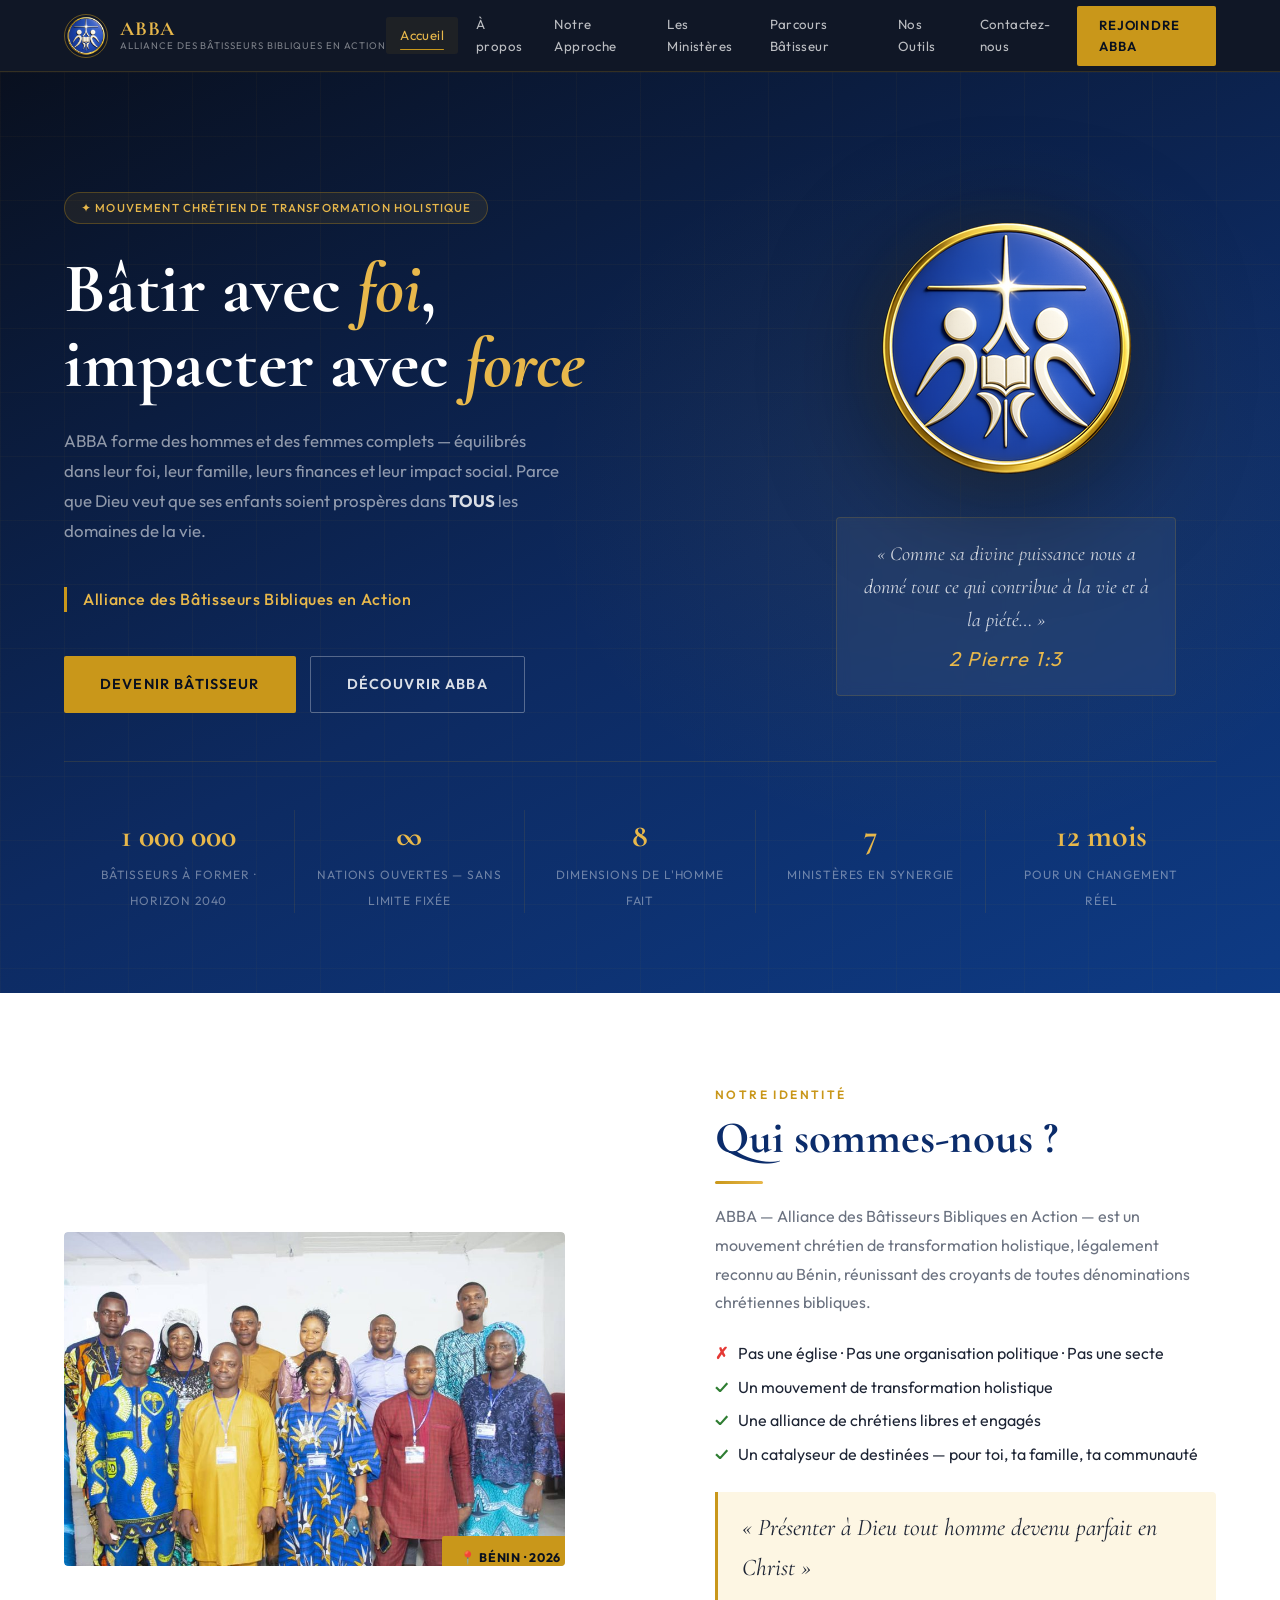
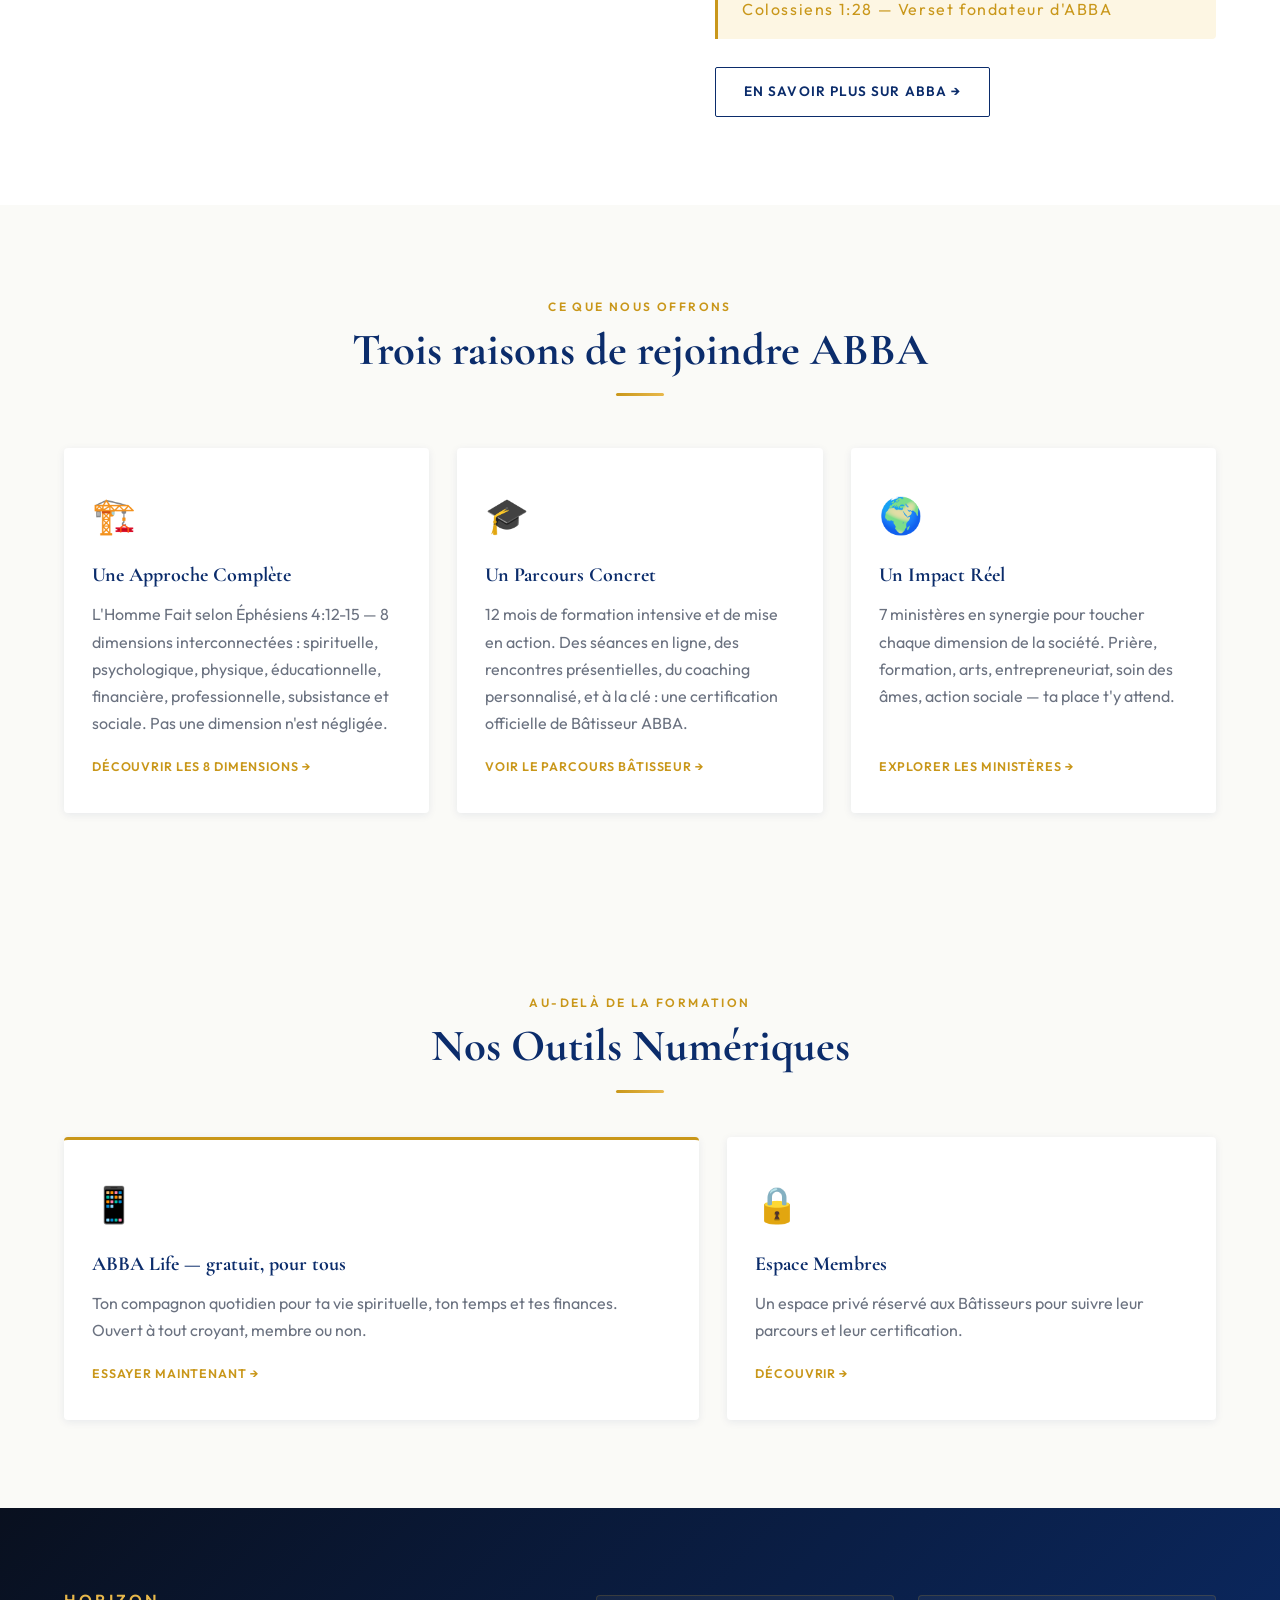
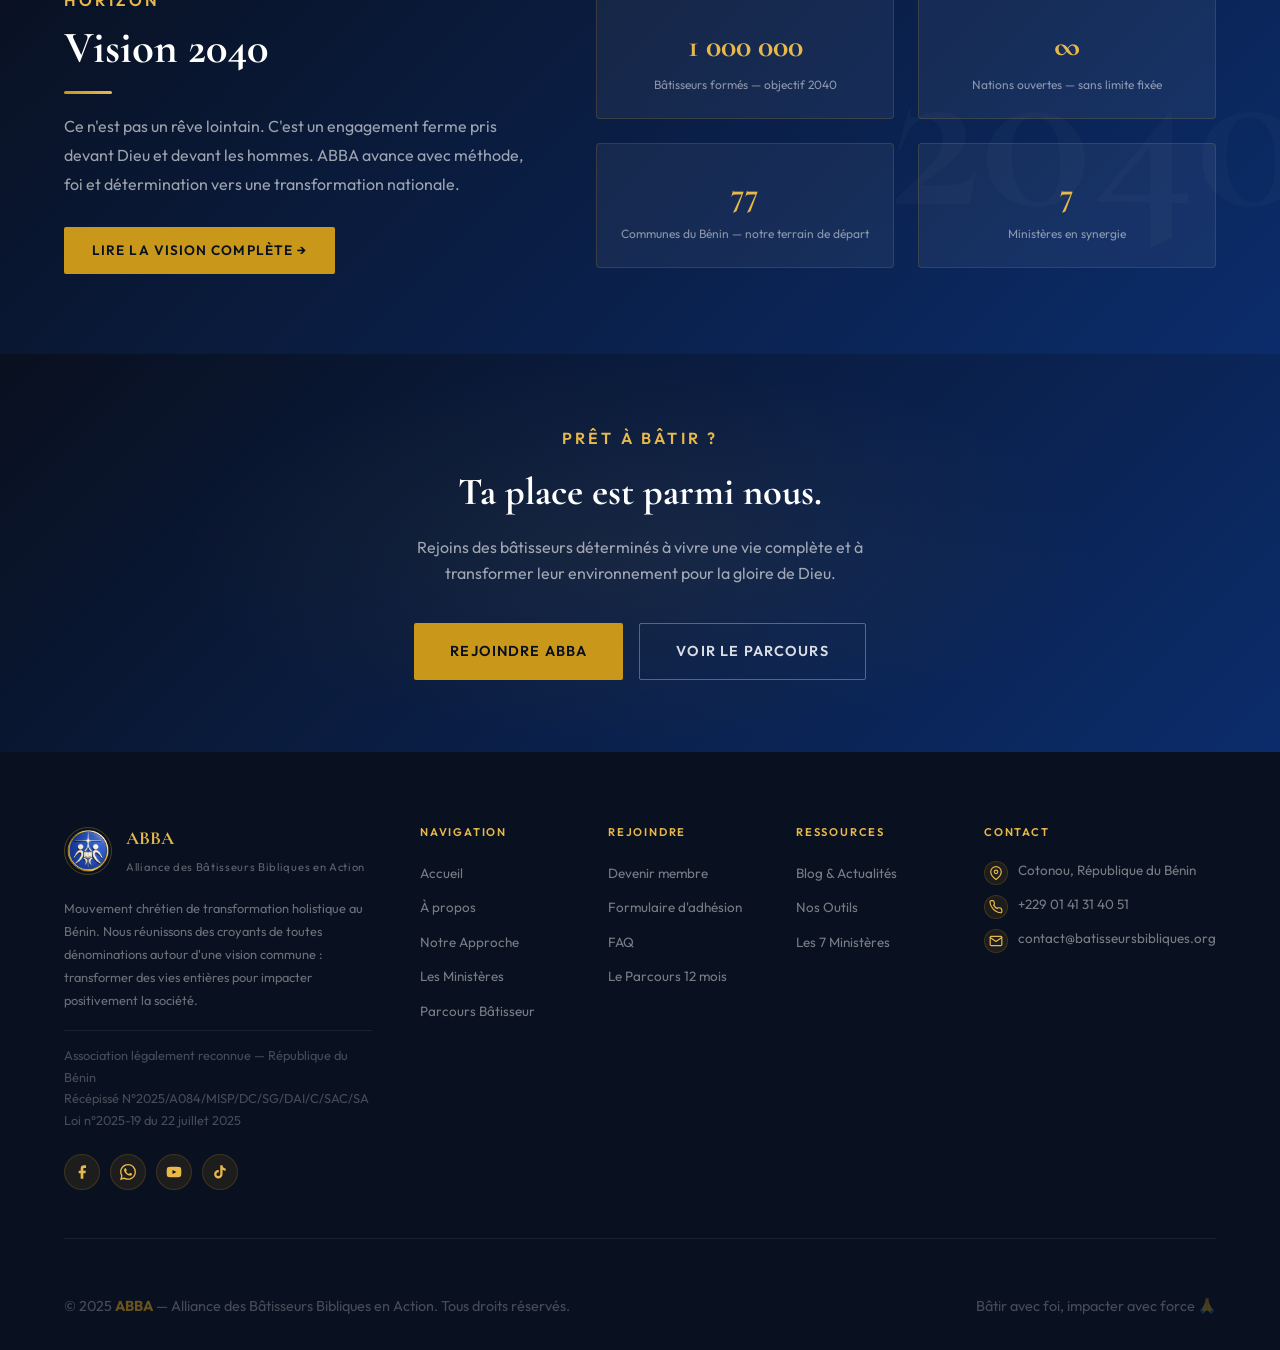
<file: index.html>
<!DOCTYPE html>
<html lang="fr">
<head>
<meta charset="UTF-8">
<meta name="viewport" content="width=device-width, initial-scale=1.0">
<title>ABBA — Alliance des Bâtisseurs Bibliques en Action</title>
<meta name="description" content="ABBA est un mouvement chrétien de transformation holistique, né au Bénin et ouvert à tout croyant francophone. Bâtisseurs équilibrés, autonomes et impactants. Rejoignez-nous, où que vous soyez.">
<meta name="keywords" content="ABBA, Alliance Bâtisseurs Bibliques, transformation holistique, chrétien Bénin, mouvement chrétien international">
<meta property="og:title" content="ABBA — Bâtir avec foi, impacter avec force">
<meta property="og:description" content="Mouvement chrétien de transformation holistique, né au Bénin et ouvert à tout croyant francophone. Formez-vous. Transformez-vous. Impactez.">
<link rel="stylesheet" href="style'.css">
<style>
/* ── HERO ── */
#hero {
  min-height: 100vh;
  display: flex; flex-direction: column; justify-content: center;
  background: linear-gradient(155deg, var(--dark) 0%, #0d2a61 55%, #0e3b85 100%);
  padding: 120px 5vw 80px;
  position: relative; overflow: hidden;
}
#hero::before {
  content: '';
  position: absolute; inset: 0;
  background-image:
    linear-gradient(rgba(201,151,26,0.04) 1px, transparent 1px),
    linear-gradient(90deg, rgba(201,151,26,0.04) 1px, transparent 1px);
  background-size: 64px 64px;
}
#hero::after {
  content: '';
  position: absolute; inset: 0;
  background: radial-gradient(ellipse 55% 65% at 75% 45%, rgba(201,151,26,0.08) 0%, transparent 60%);
}
.hero-inner {
  max-width: 1160px; margin: 0 auto; width: 100%;
  display: grid; grid-template-columns: 1fr 420px; gap: 80px;
  align-items: center; position: relative; z-index: 1;
}
.hero-badge {
  display: inline-flex; align-items: center; gap: 8px;
  background: rgba(201,151,26,0.1); border: 1px solid rgba(201,151,26,0.3);
  padding: 6px 16px; border-radius: 100px; margin-bottom: 28px;
  color: var(--gold-light); font-size: 0.72rem; letter-spacing: 0.1em;
  text-transform: uppercase; font-weight: 500;
  animation: fadeInUp 0.6s ease 0.1s both;
}
.hero-title {
  font-family: 'Cormorant Garamond', serif;
  font-size: clamp(2.8rem, 5.5vw, 4.8rem);
  font-weight: 700; color: var(--white);
  line-height: 1.06; margin-bottom: 24px;
  animation: fadeInUp 0.6s ease 0.2s both;
}
.hero-title em { color: var(--gold-light); font-style: italic; }
.hero-sub {
  font-size: clamp(0.95rem, 1.5vw, 1.05rem);
  color: rgba(255,255,255,0.55); line-height: 1.8;
  max-width: 500px; margin-bottom: 40px;
  animation: fadeInUp 0.6s ease 0.3s both;
}
.hero-slogan {
  font-size: 1rem; color: var(--gold-light);
  font-weight: 500; letter-spacing: 0.04em;
  padding-left: 16px; border-left: 3px solid var(--gold);
  margin-bottom: 44px;
  animation: fadeInUp 0.6s ease 0.35s both;
}
.hero-actions {
  display: flex; gap: 14px; flex-wrap: wrap;
  animation: fadeInUp 0.6s ease 0.4s both;
}

/* Visual side */
.hero-visual {
  display: flex; flex-direction: column;
  align-items: center; gap: 28px;
  animation: fadeInUp 0.8s ease 0.3s both;
}
.hero-logo-wrap { position: relative; }
.hero-logo-glow {
  position: absolute; inset: -24px;
  background: radial-gradient(ellipse, rgba(201,151,26,0.18) 0%, transparent 70%);
  border-radius: 50%; animation: pulse-glow 3.5s ease-in-out infinite;
}
.hero-logo {
  width: clamp(180px, 26vw, 280px); height: auto;
  border-radius: 50%; position: relative; z-index: 1;
  filter: drop-shadow(0 20px 56px rgba(0,0,0,0.5));
}
.hero-verse {
  background: rgba(255,255,255,0.05);
  border: 1px solid rgba(201,151,26,0.2);
  padding: 20px 26px; border-radius: 4px;
  max-width: 340px; text-align: center;
  backdrop-filter: blur(6px);
}
.hero-verse p {
  font-family: 'Cormorant Garamond', serif;
  font-style: italic; color: rgba(255,255,255,0.8);
  font-size: 1.25rem; line-height: 1.65; margin-bottom: 6px;
}
.hero-verse cite { font-size: 1.25rem; color: var(--gold-light); letter-spacing: 0.08em; }

/* Stats bar */
.hero-stats {
  max-width: 1160px; margin: 0 auto; width: 100%;
  display: flex; padding-top: 48px; margin-top: 48px;
  border-top: 1px solid rgba(201,151,26,0.15);
  position: relative; z-index: 1;
  animation: fadeInUp 0.6s ease 0.55s both;
}
.stat { flex: 1; text-align: center; padding: 0 20px; border-right: 1px solid rgba(201,151,26,0.12); }
.stat:last-child { border-right: none; }
.stat-num {
  font-family: 'Cormorant Garamond', serif;
  font-size: clamp(1.6rem, 2.5vw, 2.2rem); font-weight: 700;
  color: var(--gold-light); display: block;
}
.stat-label { font-size: 0.75rem; color: rgba(255,255,255,0.4); text-transform: uppercase; letter-spacing: 0.07em; margin-top: 4px; }

/* ── INTRO ── */
#intro { background: var(--white); }
.intro-grid {
  display: grid; 
  grid-template-columns: 1fr 1fr; 
  gap: 150px; 
  align-items: center;
}
.intro-img-wrap {
  position: relative;
  overflow: hidden;       /* ← empêche l'image de déborder */
  border-radius: 4px;
}
.intro-img {
  width: 100%;
  height: auto;           /* ← respecte le ratio réel de la photo, plus de découpe */
  display: block;
  border-radius: 4px;
  box-shadow: var(--shadow-lg);
}.intro-img-wrap::before {
  content: '';
  position: absolute; top: -14px; left: -14px; right: 14px; bottom: 14px;
  border: 2px solid var(--gold-light); border-radius: 4px; z-index: -1;
}
.intro-img-badge {
  position: absolute; bottom: -14px; right: -14px;
  background: var(--gold); color: var(--dark);
  padding: 12px 18px; border-radius: 2px;
  font-weight: 700; font-size: 0.78rem; letter-spacing: 0.06em;
  text-transform: uppercase;
}
.intro-not-list { list-style: none; display: flex; flex-direction: column; gap: 8px; margin-bottom: 24px; }
.intro-not-list li { display: flex; align-items: center; gap: 10px; font-size: 1rem; }
.intro-not-list li .x { color: #e53935; font-weight: 700; }
.intro-not-list li .c { color: #2e7d32; font-weight: 700; }

/* ── HIGHLIGHTS ── */
#highlights { background: var(--ivory); }
.highlights-grid {
  display: grid; grid-template-columns: repeat(3, 1fr); gap: 28px;
}
.hl-card {
  background: var(--white); border-radius: 4px;
  padding: 36px 28px; border-top: 3px solid transparent;
  box-shadow: var(--shadow-sm);
  transition: border-color 0.25s, transform 0.25s, box-shadow 0.25s;
  display: flex; flex-direction: column;
}
.hl-card:hover { border-top-color: var(--gold); transform: translateY(-6px); box-shadow: var(--shadow-md); }
.hl-icon { font-size: 2.2rem; margin-bottom: 16px; }
.hl-title {
  font-family: 'Cormorant Garamond', serif;
  font-size: 1.25rem; font-weight: 700; color: var(--royal);
  margin-bottom: 10px;
}
.hl-desc { font-size: 0.88rem; color: var(--muted); line-height: 1.7; flex: 1; margin-bottom: 20px; }
.hl-link {
  font-size: 0.78rem; font-weight: 600; color: var(--gold);
  letter-spacing: 0.07em; text-transform: uppercase;
  display: inline-flex; align-items: center; gap: 6px;
  transition: gap 0.2s, color 0.2s;
}
.hl-link:hover { gap: 10px; color: var(--royal); }

/* ── VISION BAND ── */
#vision-band {
  background: linear-gradient(135deg, var(--dark), var(--royal));
  padding: 80px 5vw;
  position: relative; overflow: hidden;
}
#vision-band::before {
  content: '2040';
  position: absolute; right: -2vw; top: 50%; transform: translateY(-50%);
  font-family: 'Cormorant Garamond', serif;
  font-size: clamp(8rem, 18vw, 16rem); font-weight: 700;
  color: rgba(255,255,255,0.025); pointer-events: none; line-height: 1;
}
.vision-row {
  display: flex; align-items: center; gap: 64px;
  max-width: 1160px; margin: 0 auto;
  position: relative; z-index: 1;
}
.vision-text { flex: 1; }
.vision-nums {
  display: grid; grid-template-columns: 1fr 1fr; gap: 24px; flex-shrink: 0;
}
.vision-num-card {
  background: rgba(255,255,255,0.05);
  border: 1px solid rgba(201,151,26,0.2);
  padding: 24px; border-radius: 4px; text-align: center;
  transition: background 0.2s, border-color 0.2s;
}
.vision-num-card:hover { background: rgba(201,151,26,0.08); border-color: rgba(201,151,26,0.4); }
.vn-num {
  font-family: 'Cormorant Garamond', serif;
  font-size: clamp(1.6rem, 2.5vw, 2.2rem); font-weight: 700;
  color: var(--gold-light); display: block;
}
.vn-label { font-size: 0.75rem; color: rgba(255,255,255,0.5); margin-top: 5px; line-height: 1.5; }

/* ── RESPONSIVE ── */
@media (max-width: 900px) {
  .hero-inner { grid-template-columns: 1fr; }
  .hero-visual { display: none; }
  .hero-stats { flex-wrap: wrap; }
  .stat { min-width: 45%; margin-bottom: 20px; }
  .intro-grid { grid-template-columns: 1fr; }
  .highlights-grid { grid-template-columns: 1fr 1fr; }
  .vision-row { flex-direction: column; }
  .vision-nums { width: 100%; }
}
@media (max-width: 580px) {
  .highlights-grid { grid-template-columns: 1fr; }
}
</style>
</head>
<body>

<nav id="abba-nav"></nav>

<main class="page-content">

  <!-- HERO -->
  <section id="hero">
    <div class="hero-inner">
      <div class="hero-content">
        <div class="hero-badge">✦ Mouvement chrétien de transformation holistique</div>
        <h1 class="hero-title">
          Bâtir avec <em>foi</em>,<br>impacter avec <em>force</em>
        </h1>
        <p class="hero-sub">
          ABBA forme des hommes et des femmes complets — équilibrés dans leur foi, leur famille, leurs finances et leur impact social. Parce que Dieu veut que ses enfants soient prospères dans <strong style="color:rgba(255,255,255,0.85)">TOUS</strong> les domaines de la vie.
        </p>
        <p class="hero-slogan">Alliance des Bâtisseurs Bibliques en Action</p>
        <div class="hero-actions">
          <a class="btn btn-primary btn-lg" href="rejoindre.html">Devenir Bâtisseur</a>
          <a class="btn btn-outline-light btn-lg" href="a-propos.html">Découvrir ABBA</a>
        </div>
      </div>
      <div class="hero-visual">
        <div class="hero-logo-wrap">
          <div class="hero-logo-glow"></div>
          <img class="hero-logo" id="hero-logo" src="" alt="ABBA — Alliance des Bâtisseurs Bibliques en Action">
        </div>
        <div class="hero-verse">
          <p>« Comme sa divine puissance nous a donné tout ce qui contribue à la vie et à la piété… »</p>
          <cite>2 Pierre 1:3</cite>
        </div>
      </div>
    </div>
    <div class="hero-stats">
      <div class="stat"><span class="stat-num">1 000 000</span><span class="stat-label">Bâtisseurs à former · Horizon 2040</span></div>
      <div class="stat"><span class="stat-num">∞</span><span class="stat-label">Nations ouvertes — sans limite fixée</span></div>
      <div class="stat"><span class="stat-num">8</span><span class="stat-label">Dimensions de l'Homme Fait</span></div>
      <div class="stat"><span class="stat-num">7</span><span class="stat-label">Ministères en synergie</span></div>
      <div class="stat"><span class="stat-num">12 mois</span><span class="stat-label">Pour un changement réel</span></div>
    </div>
  </section>

  <!-- INTRO -->
  <section id="intro">
    <div class="container">
      <div class="intro-grid">
        <div class="intro-img-wrap animate-up">
          <img class="intro-img" id="group-img" src="" alt="Les membres ABBA réunis — Alliance des Bâtisseurs Bibliques en Action">
          <div class="intro-img-badge">📍 Bénin · 2026</div>
        </div>
        <div class="animate-up">
          <span class="section-eyebrow" style="font-size: 0.75rem;">Notre Identité</span>
          <h2 class="section-title">Qui sommes-nous ?</h2>
          <div class="divider"></div>
          <p style="color:var(--muted); font-size:1rem; line-height:1.8; margin-bottom:24px;">
            ABBA — Alliance des Bâtisseurs Bibliques en Action — est un mouvement chrétien de transformation holistique, légalement reconnu au Bénin, réunissant des croyants de toutes dénominations chrétiennes bibliques.
          </p>
          <ul class="intro-not-list">
            <li><span class="x">✗</span> Pas une église · Pas une organisation politique · Pas une secte</li>
            <li><span class="c">✓</span> Un mouvement de transformation holistique</li>
            <li><span class="c">✓</span> Une alliance de chrétiens libres et engagés</li>
            <li><span class="c">✓</span> Un catalyseur de destinées — pour toi, ta famille, ta communauté</li>
          </ul>
          <div class="verse-block" style="margin-top:24px; margin-bottom:28px;">
            <p style="font-size: 1.5rem;">« Présenter à Dieu tout homme devenu parfait en Christ »</p>
            <cite style="font-size: 1rem;">Colossiens 1:28 — Verset fondateur d'ABBA</cite>
          </div>
          <a class="btn btn-outline-dark" href="a-propos.html">En savoir plus sur ABBA →</a>
        </div>
      </div>
    </div>
  </section>

  <!-- HIGHLIGHTS (3 cartes) -->
  <section id="highlights">
    <div class="container">
      <div style="text-align:center; margin-bottom:52px;" class="animate-up">
        <span class="section-eyebrow" style="font-size: 0.75rem;">Ce que nous offrons</span>
        <h2 class="section-title">Trois raisons de rejoindre ABBA</h2>
        <div class="divider center"></div>
      </div>
      <div class="highlights-grid">
        <div class="hl-card animate-up">
          <div class="hl-icon">🏗️</div>
          <h3 class="hl-title">Une Approche Complète</h3>
          <p class="hl-desc" style="font-size: 1rem;">L'Homme Fait selon Éphésiens 4:12-15 — 8 dimensions interconnectées : spirituelle, psychologique, physique, éducationnelle, financière, professionnelle, subsistance et sociale. Pas une dimension n'est négligée.</p>
          <a class="hl-link" href="approche.html">Découvrir les 8 dimensions →</a>
        </div>
        <div class="hl-card animate-up">
          <div class="hl-icon">🎓</div>
          <h3 class="hl-title">Un Parcours Concret</h3>
          <p class="hl-desc"  style="font-size: 1rem;">12 mois de formation intensive et de mise en action. Des séances en ligne, des rencontres présentielles, du coaching personnalisé, et à la clé : une certification officielle de Bâtisseur ABBA.</p>
          <a class="hl-link" href="parcours.html">Voir le Parcours Bâtisseur →</a>
        </div>
        <div class="hl-card animate-up">
          <div class="hl-icon">🌍</div>
          <h3 class="hl-title">Un Impact Réel</h3>
          <p class="hl-desc"  style="font-size: 1rem;">7 ministères en synergie pour toucher chaque dimension de la société. Prière, formation, arts, entrepreneuriat, soin des âmes, action sociale — ta place t'y attend.</p>
          <a class="hl-link" href="ministeres.html">Explorer les Ministères →</a>
        </div>
      </div>
    </div>
  </section>

  <!-- NOS OUTILS — TEASER -->
  <section id="outils-teaser" style="background:var(--ivory);">
    <div class="container">
      <div style="text-align:center; margin-bottom:44px;" class="animate-up">
        <span class="section-eyebrow" style="font-size: 0.75rem;">Au-delà de la formation</span>
        <h2 class="section-title">Nos Outils Numériques</h2>
        <div class="divider center"></div>
      </div>
      <div class="highlights-grid" style="grid-template-columns: 1.3fr 1fr;">
        <div class="hl-card animate-up" style="border-top-color: var(--gold);">
          <div class="hl-icon">📱</div>
          <h3 class="hl-title">ABBA Life — gratuit, pour tous</h3>
          <p class="hl-desc" style="font-size: 1rem;">Ton compagnon quotidien pour ta vie spirituelle, ton temps et tes finances. Ouvert à tout croyant, membre ou non.</p>
          <a class="hl-link" href="https://batisseursbibliques.org/abba-life/" target="_blank" rel="noopener">Essayer maintenant →</a>
        </div>
        <div class="hl-card animate-up">
          <div class="hl-icon">🔒</div>
          <h3 class="hl-title">Espace Membres</h3>
          <p class="hl-desc" style="font-size: 1rem;">Un espace privé réservé aux Bâtisseurs pour suivre leur parcours et leur certification.</p>
          <a class="hl-link" href="outils.html">Découvrir →</a>
        </div>
      </div>
    </div>
  </section>

  <!-- VISION 2040 -->
  <section id="vision-band">
    <div class="vision-row">
      <div class="vision-text animate-up">
        <span class="section-eyebrow light" style="font-size: 1rem;">Horizon</span>
        <h2 class="section-title light">Vision 2040</h2>
        <div class="divider"></div>
        <p class="section-lead light" style="margin-bottom:28px; font-size: 1rem;">
          Ce n'est pas un rêve lointain. C'est un engagement ferme pris devant Dieu et devant les hommes. ABBA avance avec méthode, foi et détermination vers une transformation nationale.
        </p>
        <a class="btn btn-primary" href="a-propos.html#vision">Lire la Vision complète →</a>
      </div>
      <div class="vision-nums animate-up">
        <div class="vision-num-card">
          <span class="vn-num">1 000 000</span>
          <div class="vn-label" style="font-size: 0.75rem;">Bâtisseurs formés — objectif 2040</div>
        </div>
        <div class="vision-num-card">
          <span class="vn-num">∞</span>
          <div class="vn-label" style="font-size: 0.75rem;">Nations ouvertes — sans limite fixée</div>
        </div>
        <div class="vision-num-card">
          <span class="vn-num">77</span>
          <div class="vn-label" style="font-size: 0.75rem;">Communes du Bénin — notre terrain de départ</div>
        </div>
        <div class="vision-num-card">
          <span class="vn-num">7</span>
          <div class="vn-label" style="font-size: 0.75rem;">Ministères en synergie</div>
        </div>
      </div>
    </div>
  </section>

  <!-- CTA FINAL -->
  <div class="cta-band">
    <div class="container">
      <span class="section-eyebrow light" style="font-size: 1rem;">Prêt à bâtir ?</span>
      <h2>Ta place est parmi nous.</h2>
      <p style="font-size: 1rem;">Rejoins des bâtisseurs déterminés à vivre une vie complète et à transformer leur environnement pour la gloire de Dieu.</p>
      <div class="btn-group">
        <a class="btn btn-primary btn-lg" href="rejoindre.html">Rejoindre ABBA</a>
        <a class="btn btn-outline-light btn-lg" href="parcours.html">Voir le Parcours</a>
      </div>
    </div>
  </div>

</main>

<footer id="abba-footer"></footer>

<script src="images.js"></script>
<script src="nav.js"></script>
<script>
document.addEventListener('DOMContentLoaded', () => {
  if (typeof ABBA_IMAGES !== 'undefined') {
    document.getElementById('hero-logo').src   = ABBA_IMAGES.logo;
    document.getElementById('group-img').src   = ABBA_IMAGES.group;
    document.getElementById('footer-logo').src = ABBA_IMAGES.logo;
  }
});
</script>
</body>
</html>
</file>
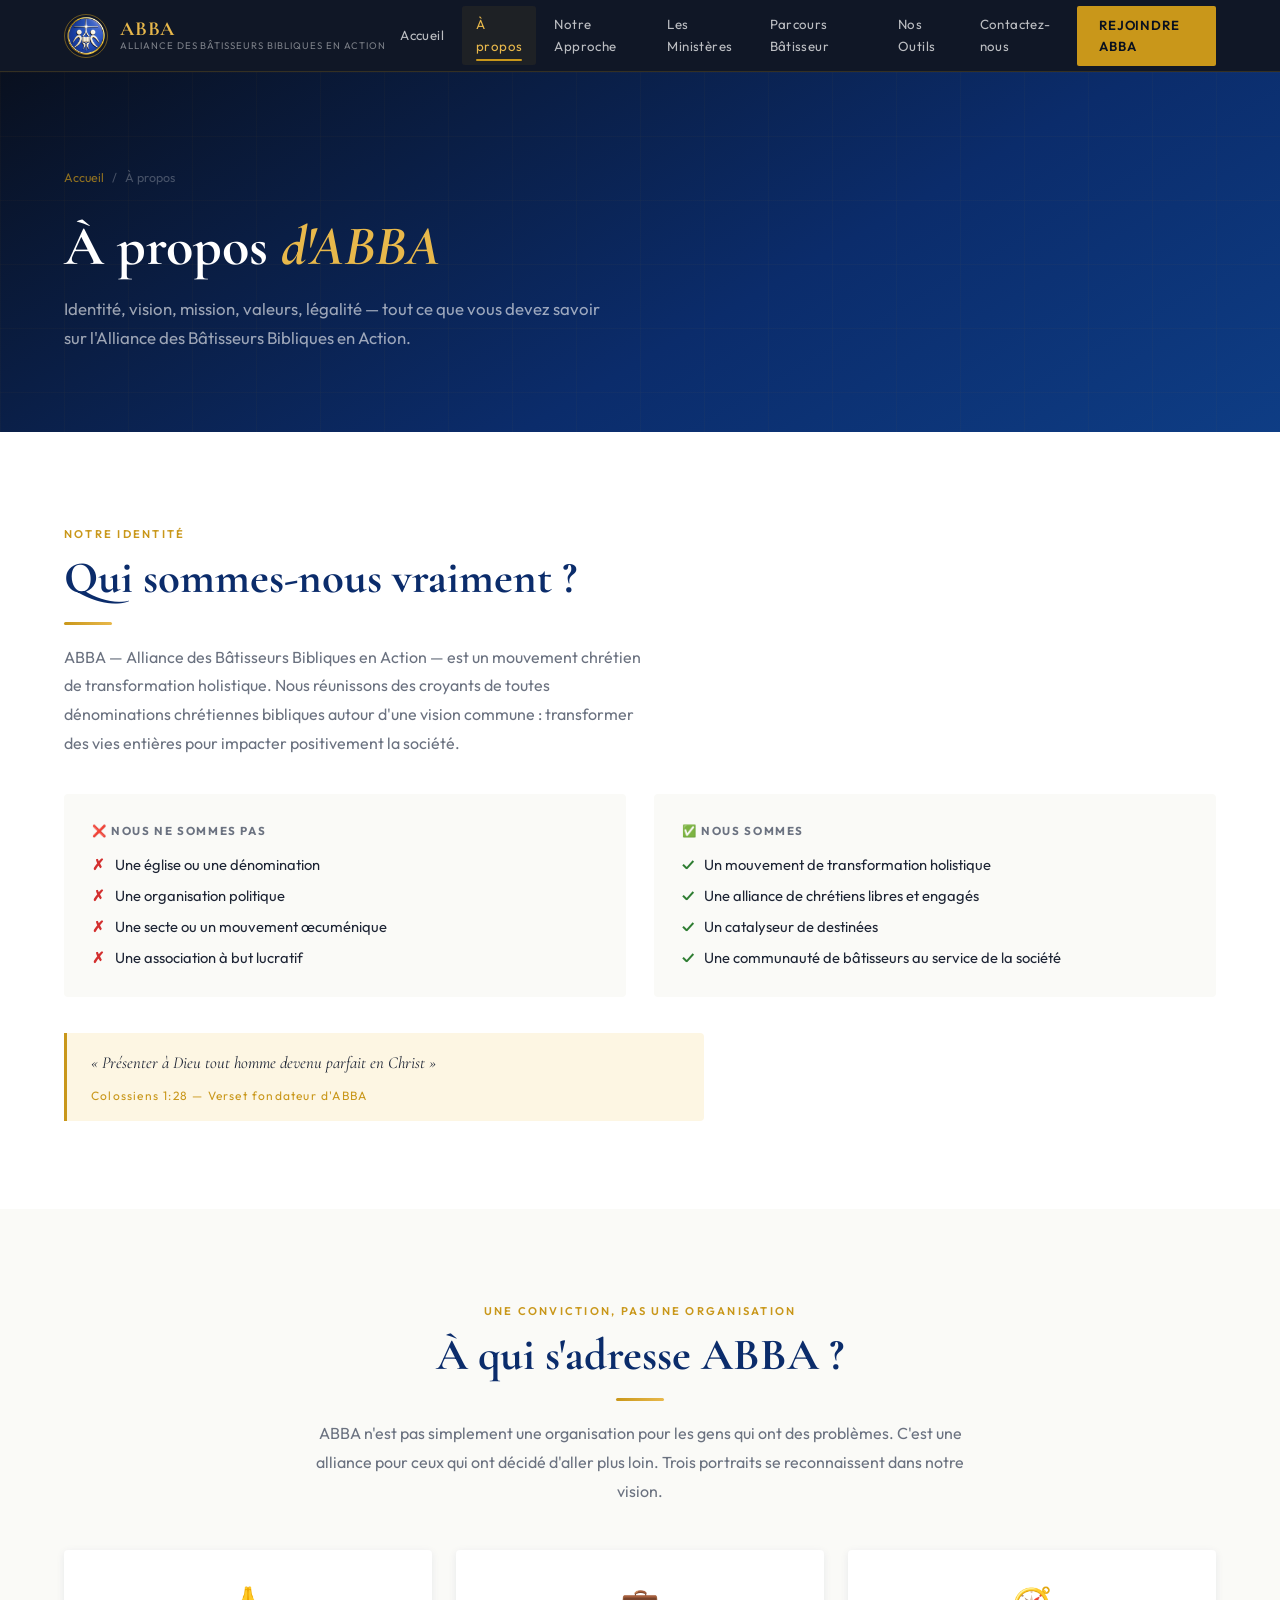
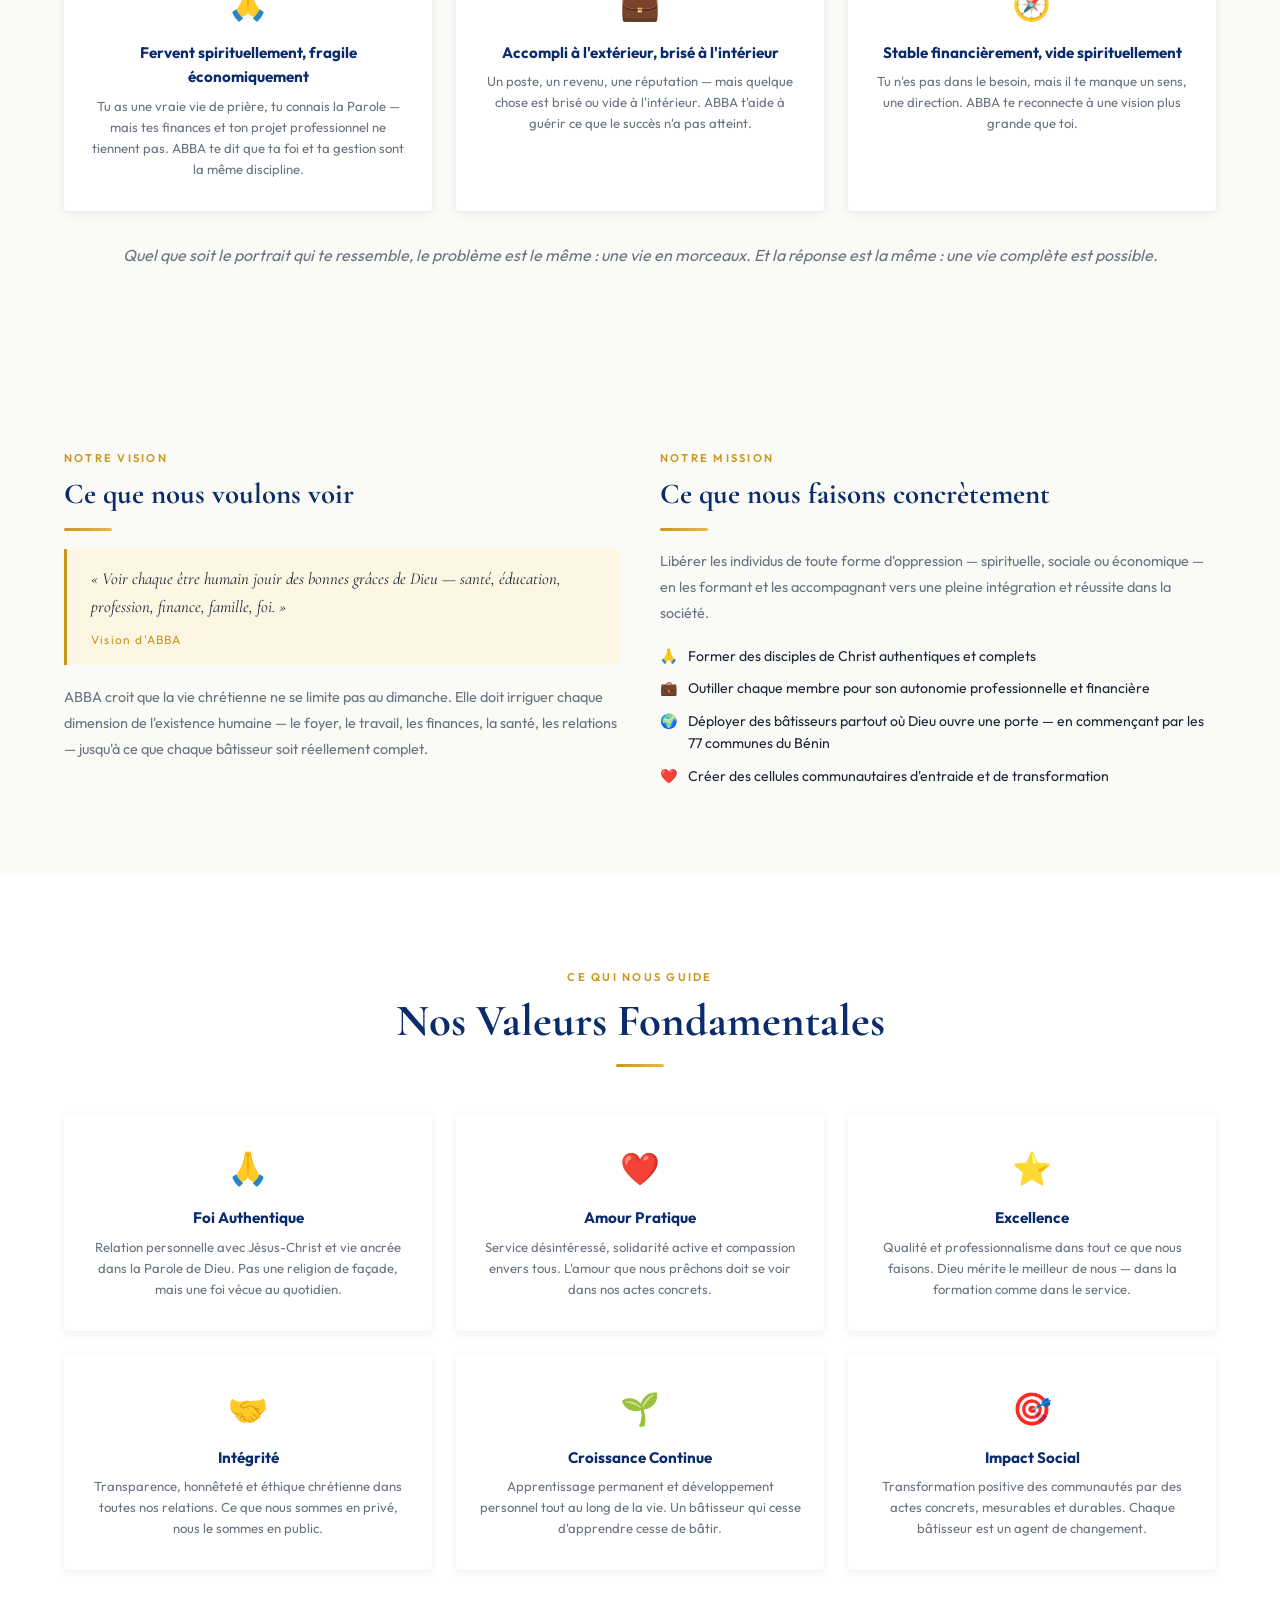
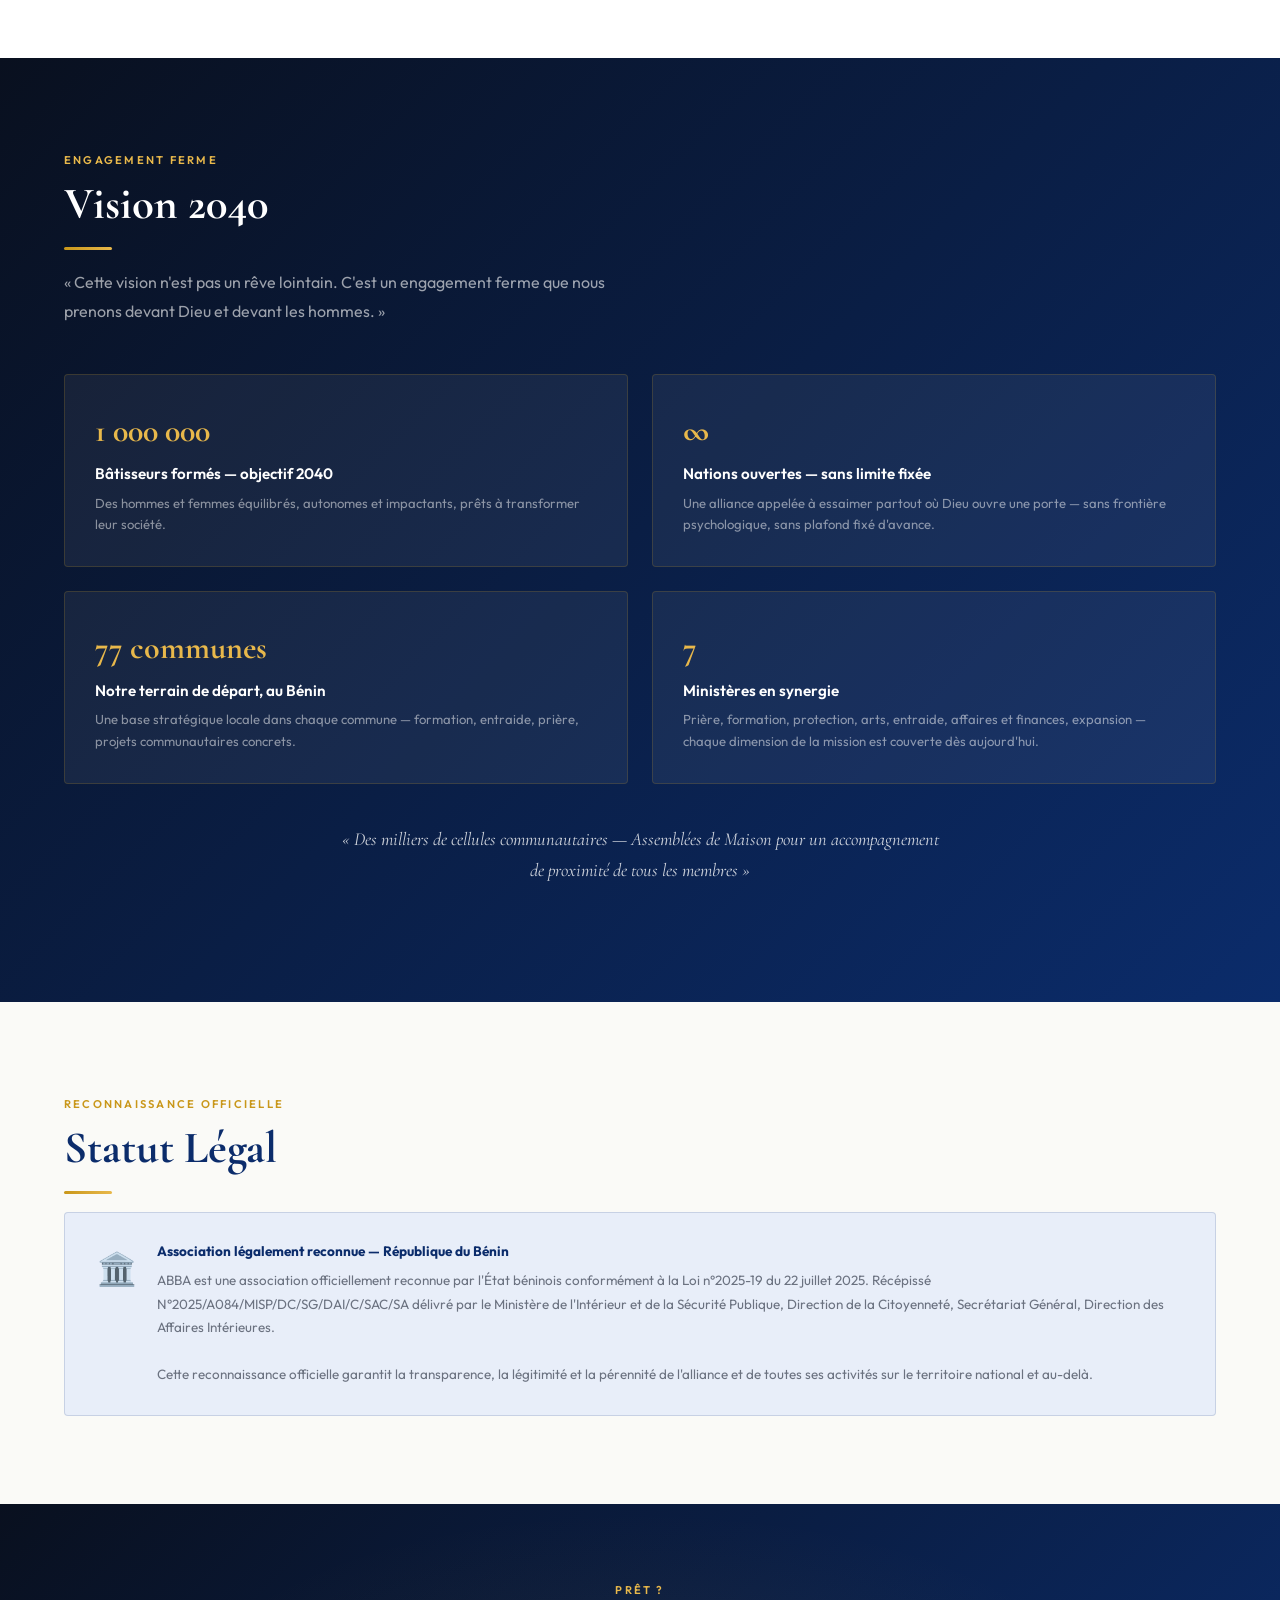
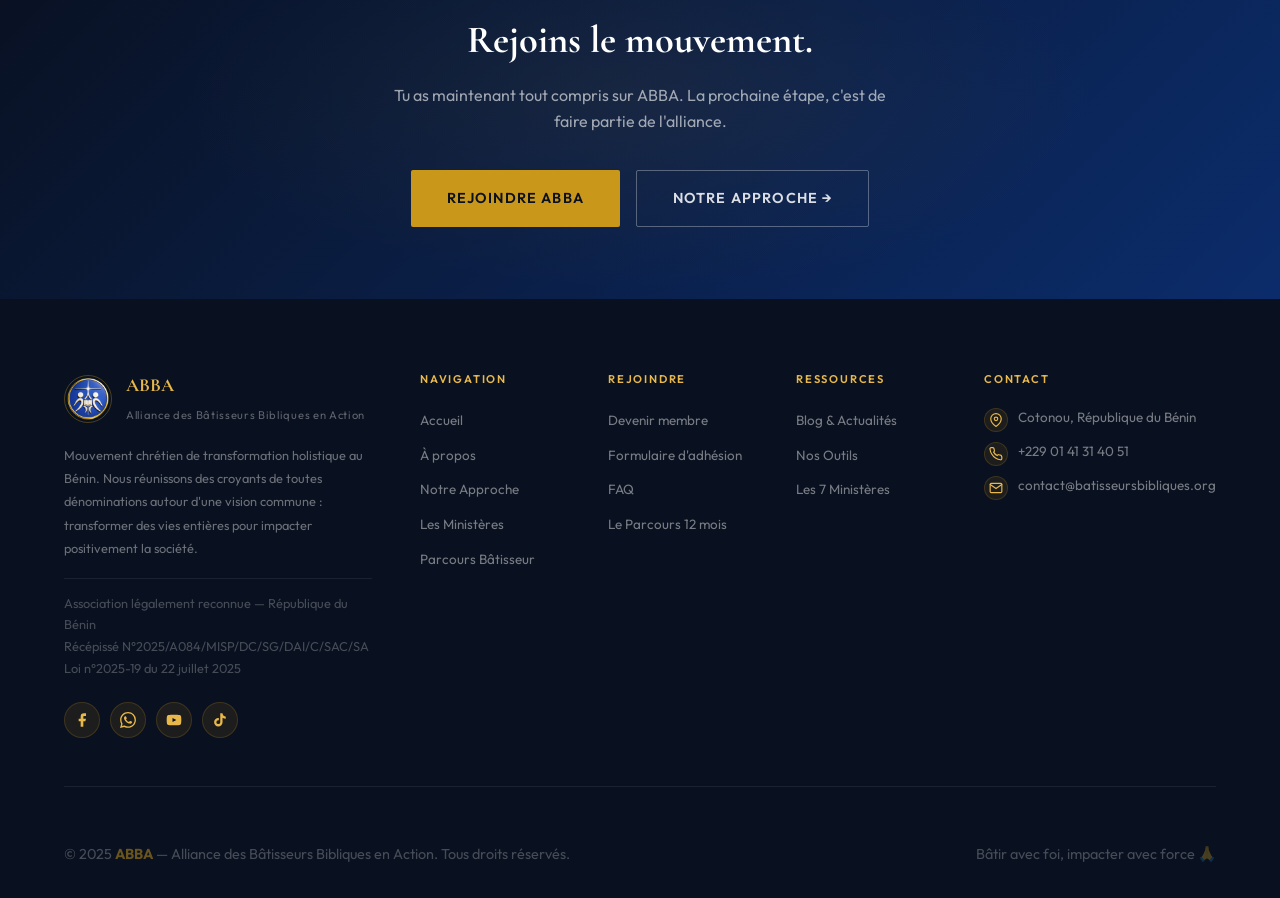
<file: a-propos.html>
<!DOCTYPE html>
<html lang="fr">
<head>
<meta charset="UTF-8">
<meta name="viewport" content="width=device-width, initial-scale=1.0">
<title>À propos — ABBA | Alliance des Bâtisseurs Bibliques en Action</title>
<meta name="description" content="Découvrez l'identité, la vision, la mission et les valeurs d'ABBA — mouvement chrétien de transformation holistique, légalement reconnu au Bénin et ouvert à toute nation.">
<link rel="stylesheet" href="style'.css">
<style>
/* Identity grid */
.identity-cols { display: grid; grid-template-columns: 1fr 1fr; gap: 28px; margin: 36px 0; }
.id-col { background: var(--ivory); padding: 28px; border-radius: 4px; }
.id-col h4 { font-size: 0.72rem; letter-spacing: 0.14em; text-transform: uppercase; color: var(--muted); margin-bottom: 14px; }
.id-list { list-style: none; display: flex; flex-direction: column; gap: 9px; }
.id-list li { display: flex; align-items: flex-start; gap: 10px; font-size: 0.92rem; line-height: 1.5; }
.id-list .no  { color: #d32f2f; font-weight: 700; flex-shrink: 0; }
.id-list .yes { color: #2e7d32; font-weight: 700; flex-shrink: 0; }

/* Values */
.values-grid { display: grid; grid-template-columns: repeat(3, 1fr); gap: 24px; }
.val-card {
  background: var(--white); border-radius: 4px;
  padding: 28px 22px; text-align: center;
  box-shadow: var(--shadow-sm);
  border-bottom: 3px solid transparent;
  transition: border-color 0.25s, transform 0.25s;
}
.val-card:hover { border-bottom-color: var(--gold); transform: translateY(-5px); }
.val-icon { font-size: 2rem; margin-bottom: 12px; }
.val-name { font-weight: 700; color: var(--royal); font-size: 0.95rem; margin-bottom: 6px; }
.val-desc { font-size: 0.82rem; color: var(--muted); line-height: 1.6; }

/* Vision */
.vision-cards { display: grid; grid-template-columns: repeat(2, 1fr); gap: 24px; }
.v-card {
  background: rgba(255,255,255,0.06); border: 1px solid rgba(201,151,26,0.2);
  padding: 30px; border-radius: 4px;
  transition: background 0.2s, border-color 0.2s;
}
.v-card:hover { background: rgba(201,151,26,0.1); border-color: rgba(201,151,26,0.4); }
.v-card-num { font-family: 'Cormorant Garamond', serif; font-size: 2rem; font-weight: 700; color: var(--gold-light); }
.v-card-title { font-weight: 600; color: var(--white); font-size: 0.95rem; margin: 6px 0; }
.v-card-desc { font-size: 0.82rem; color: rgba(255,255,255,0.5); line-height: 1.65; }

/* Légal */
.legal-box {
  background: var(--royal-soft); border: 1px solid rgba(11,44,107,0.15);
  border-radius: 4px; padding: 28px 32px;
  display: flex; align-items: flex-start; gap: 20px;
}
.legal-box .legal-icon { font-size: 2rem; flex-shrink: 0; margin-top: 2px; }
.legal-box h4 { font-size: 0.85rem; font-weight: 700; color: var(--royal); margin-bottom: 6px; }
.legal-box p  { font-size: 0.84rem; color: var(--muted); line-height: 1.75; }

@media (max-width: 768px) {
  .identity-cols, .values-grid, .vision-cards { grid-template-columns: 1fr; }
}
</style>
</head>
<body>

<nav id="abba-nav"></nav>

<main class="page-content">

  <!-- PAGE HERO -->
  <div class="page-hero">
    <div class="container">
      <div class="breadcrumb"><a href="index.html">Accueil</a><span>/</span><span>À propos</span></div>
      <h1>À propos <span>d'ABBA</span></h1>
      <p>Identité, vision, mission, valeurs, légalité — tout ce que vous devez savoir sur l'Alliance des Bâtisseurs Bibliques en Action.</p>
    </div>
  </div>

  <!-- IDENTITE -->
  <section style="background:var(--white);">
    <div class="container">
      <span class="section-eyebrow">Notre Identité</span>
      <h2 class="section-title">Qui sommes-nous vraiment ?</h2>
      <div class="divider"></div>
      <p class="section-lead" style="margin-bottom:0;">
        ABBA — Alliance des Bâtisseurs Bibliques en Action — est un mouvement chrétien de transformation holistique. Nous réunissons des croyants de toutes dénominations chrétiennes bibliques autour d'une vision commune : transformer des vies entières pour impacter positivement la société.
      </p>

      <div class="identity-cols animate-up">
        <div class="id-col">
          <h4>❌ Nous ne sommes pas</h4>
          <ul class="id-list">
            <li><span class="no">✗</span> Une église ou une dénomination</li>
            <li><span class="no">✗</span> Une organisation politique</li>
            <li><span class="no">✗</span> Une secte ou un mouvement œcuménique</li>
            <li><span class="no">✗</span> Une association à but lucratif</li>
          </ul>
        </div>
        <div class="id-col">
          <h4>✅ Nous sommes</h4>
          <ul class="id-list">
            <li><span class="yes">✓</span> Un mouvement de transformation holistique</li>
            <li><span class="yes">✓</span> Une alliance de chrétiens libres et engagés</li>
            <li><span class="yes">✓</span> Un catalyseur de destinées</li>
            <li><span class="yes">✓</span> Une communauté de bâtisseurs au service de la société</li>
          </ul>
        </div>
      </div>

      <div class="verse-block animate-up" style="max-width:640px;">
        <p>« Présenter à Dieu tout homme devenu parfait en Christ »</p>
        <cite>Colossiens 1:28 — Verset fondateur d'ABBA</cite>
      </div>
    </div>
  </section>

  <!-- À QUI S'ADRESSE ABBA — 3 PORTRAITS -->
  <section id="portraits" style="background:var(--ivory);">
    <div class="container">
      <div style="text-align:center; margin-bottom:44px;" class="animate-up">
        <span class="section-eyebrow">Une conviction, pas une organisation</span>
        <h2 class="section-title">À qui s'adresse ABBA ?</h2>
        <div class="divider center"></div>
        <p class="section-lead" style="max-width:680px; margin:16px auto 0;">
          ABBA n'est pas simplement une organisation pour les gens qui ont des problèmes. C'est une alliance pour ceux qui ont décidé d'aller plus loin. Trois portraits se reconnaissent dans notre vision.
        </p>
      </div>
      <div class="values-grid">
        <div class="val-card animate-up">
          <div class="val-icon">🙏</div>
          <div class="val-name">Fervent spirituellement, fragile économiquement</div>
          <div class="val-desc">Tu as une vraie vie de prière, tu connais la Parole — mais tes finances et ton projet professionnel ne tiennent pas. ABBA te dit que ta foi et ta gestion sont la même discipline.</div>
        </div>
        <div class="val-card animate-up">
          <div class="val-icon">💼</div>
          <div class="val-name">Accompli à l'extérieur, brisé à l'intérieur</div>
          <div class="val-desc">Un poste, un revenu, une réputation — mais quelque chose est brisé ou vide à l'intérieur. ABBA t'aide à guérir ce que le succès n'a pas atteint.</div>
        </div>
        <div class="val-card animate-up">
          <div class="val-icon">🧭</div>
          <div class="val-name">Stable financièrement, vide spirituellement</div>
          <div class="val-desc">Tu n'es pas dans le besoin, mais il te manque un sens, une direction. ABBA te reconnecte à une vision plus grande que toi.</div>
        </div>
      </div>
      <p style="text-align:center; margin-top:32px; color:var(--muted); font-style:italic;">
        Quel que soit le portrait qui te ressemble, le problème est le même : une vie en morceaux. Et la réponse est la même : une vie complète est possible.
      </p>
    </div>
  </section>

  <!-- VISION & MISSION -->
  <section style="background:var(--ivory);">
    <div class="container">
      <div style="display:grid; grid-template-columns:1fr 1fr; gap:40px; align-items:start;" class="animate-up">
        <div>
          <span class="section-eyebrow">Notre Vision</span>
          <h2 class="section-title" style="font-size:1.8rem;">Ce que nous voulons voir</h2>
          <div class="divider"></div>
          <div class="verse-block">
            <p>« Voir chaque être humain jouir des bonnes grâces de Dieu — santé, éducation, profession, finance, famille, foi. »</p>
            <cite>Vision d'ABBA</cite>
          </div>
          <p style="margin-top:20px; color:var(--muted); font-size:0.9rem; line-height:1.8;">
            ABBA croit que la vie chrétienne ne se limite pas au dimanche. Elle doit irriguer chaque dimension de l'existence humaine — le foyer, le travail, les finances, la santé, les relations — jusqu'à ce que chaque bâtisseur soit réellement complet.
          </p>
        </div>
        <div>
          <span class="section-eyebrow">Notre Mission</span>
          <h2 class="section-title" style="font-size:1.8rem;">Ce que nous faisons concrètement</h2>
          <div class="divider"></div>
          <p style="color:var(--muted); font-size:0.9rem; line-height:1.8; margin-bottom:18px;">
            Libérer les individus de toute forme d'oppression — spirituelle, sociale ou économique — en les formant et les accompagnant vers une pleine intégration et réussite dans la société.
          </p>
          <ul style="list-style:none; display:flex; flex-direction:column; gap:10px;">
            <li style="display:flex; gap:10px; font-size:0.88rem; color:var(--text);">🙏 <span>Former des disciples de Christ authentiques et complets</span></li>
            <li style="display:flex; gap:10px; font-size:0.88rem; color:var(--text);">💼 <span>Outiller chaque membre pour son autonomie professionnelle et financière</span></li>
            <li style="display:flex; gap:10px; font-size:0.88rem; color:var(--text);">🌍 <span>Déployer des bâtisseurs partout où Dieu ouvre une porte — en commençant par les 77 communes du Bénin</span></li>
            <li style="display:flex; gap:10px; font-size:0.88rem; color:var(--text);">❤️ <span>Créer des cellules communautaires d'entraide et de transformation</span></li>
          </ul>
        </div>
      </div>
    </div>
  </section>

  <!-- VALEURS -->
  <section style="background:var(--white);">
    <div class="container">
      <div style="text-align:center; margin-bottom:48px;" class="animate-up">
        <span class="section-eyebrow">Ce qui nous guide</span>
        <h2 class="section-title">Nos Valeurs Fondamentales</h2>
        <div class="divider center"></div>
      </div>
      <div class="values-grid">
        <div class="val-card animate-up">
          <div class="val-icon">🙏</div>
          <div class="val-name">Foi Authentique</div>
          <div class="val-desc">Relation personnelle avec Jésus-Christ et vie ancrée dans la Parole de Dieu. Pas une religion de façade, mais une foi vécue au quotidien.</div>
        </div>
        <div class="val-card animate-up">
          <div class="val-icon">❤️</div>
          <div class="val-name">Amour Pratique</div>
          <div class="val-desc">Service désintéressé, solidarité active et compassion envers tous. L'amour que nous prêchons doit se voir dans nos actes concrets.</div>
        </div>
        <div class="val-card animate-up">
          <div class="val-icon">⭐</div>
          <div class="val-name">Excellence</div>
          <div class="val-desc">Qualité et professionnalisme dans tout ce que nous faisons. Dieu mérite le meilleur de nous — dans la formation comme dans le service.</div>
        </div>
        <div class="val-card animate-up">
          <div class="val-icon">🤝</div>
          <div class="val-name">Intégrité</div>
          <div class="val-desc">Transparence, honnêteté et éthique chrétienne dans toutes nos relations. Ce que nous sommes en privé, nous le sommes en public.</div>
        </div>
        <div class="val-card animate-up">
          <div class="val-icon">🌱</div>
          <div class="val-name">Croissance Continue</div>
          <div class="val-desc">Apprentissage permanent et développement personnel tout au long de la vie. Un bâtisseur qui cesse d'apprendre cesse de bâtir.</div>
        </div>
        <div class="val-card animate-up">
          <div class="val-icon">🎯</div>
          <div class="val-name">Impact Social</div>
          <div class="val-desc">Transformation positive des communautés par des actes concrets, mesurables et durables. Chaque bâtisseur est un agent de changement.</div>
        </div>
      </div>
    </div>
  </section>

  <!-- VISION 2040 -->
  <section id="vision" style="background:linear-gradient(135deg, var(--dark), var(--royal)); position:relative; overflow:hidden;">
    <div class="container" style="position:relative; z-index:1;">
      <span class="section-eyebrow light">Engagement ferme</span>
      <h2 class="section-title light">Vision 2040</h2>
      <div class="divider"></div>
      <p class="section-lead light" style="margin-bottom:48px;">
        « Cette vision n'est pas un rêve lointain. C'est un engagement ferme que nous prenons devant Dieu et devant les hommes. »
      </p>
      <div class="vision-cards">
        <div class="v-card animate-up">
          <div class="v-card-num">1 000 000</div>
          <div class="v-card-title">Bâtisseurs formés — objectif 2040</div>
          <div class="v-card-desc">Des hommes et femmes équilibrés, autonomes et impactants, prêts à transformer leur société.</div>
        </div>
        <div class="v-card animate-up">
          <div class="v-card-num">∞</div>
          <div class="v-card-title">Nations ouvertes — sans limite fixée</div>
          <div class="v-card-desc">Une alliance appelée à essaimer partout où Dieu ouvre une porte — sans frontière psychologique, sans plafond fixé d'avance.</div>
        </div>
        <div class="v-card animate-up">
          <div class="v-card-num">77 communes</div>
          <div class="v-card-title">Notre terrain de départ, au Bénin</div>
          <div class="v-card-desc">Une base stratégique locale dans chaque commune — formation, entraide, prière, projets communautaires concrets.</div>
        </div>
        <div class="v-card animate-up">
          <div class="v-card-num">7</div>
          <div class="v-card-title">Ministères en synergie</div>
          <div class="v-card-desc">Prière, formation, protection, arts, entraide, affaires et finances, expansion — chaque dimension de la mission est couverte dès aujourd'hui.</div>
        </div>
      </div>
      <div style="margin-top:40px; text-align:center;">
        <p style="font-family:'Cormorant Garamond',serif; font-style:italic; font-size:1.15rem; color:rgba(255,255,255,0.8); max-width:600px; margin:0 auto 28px; line-height:1.7;">
          « Des milliers de cellules communautaires — Assemblées de Maison pour un accompagnement de proximité de tous les membres »
        </p>
      </div>
    </div>
  </section>

  <!-- LÉGAL -->
  <section style="background:var(--ivory);">
    <div class="container">
      <span class="section-eyebrow">Reconnaissance Officielle</span>
      <h2 class="section-title">Statut Légal</h2>
      <div class="divider"></div>
      <div class="legal-box animate-up">
        <div class="legal-icon">🏛️</div>
        <div>
          <h4>Association légalement reconnue — République du Bénin</h4>
          <p>
            ABBA est une association officiellement reconnue par l'État béninois conformément à la Loi n°2025-19 du 22 juillet 2025.
            Récépissé N°2025/A084/MISP/DC/SG/DAI/C/SAC/SA délivré par le Ministère de l'Intérieur et de la Sécurité Publique, Direction de la Citoyenneté, Secrétariat Général, Direction des Affaires Intérieures.<br><br>
            Cette reconnaissance officielle garantit la transparence, la légitimité et la pérennité de l'alliance et de toutes ses activités sur le territoire national et au-delà.
          </p>
        </div>
      </div>
    </div>
  </section>

  <!-- CTA -->
  <div class="cta-band">
    <div class="container">
      <span class="section-eyebrow light">Prêt ?</span>
      <h2>Rejoins le mouvement.</h2>
      <p>Tu as maintenant tout compris sur ABBA. La prochaine étape, c'est de faire partie de l'alliance.</p>
      <div class="btn-group">
        <a class="btn btn-primary btn-lg" href="rejoindre.html">Rejoindre ABBA</a>
        <a class="btn btn-outline-light btn-lg" href="approche.html">Notre Approche →</a>
      </div>
    </div>
  </div>

</main>

<footer id="abba-footer"></footer>

<script src="images.js"></script>
<script src="nav.js"></script>
<script>
document.addEventListener('DOMContentLoaded', () => {
  if (typeof ABBA_IMAGES !== 'undefined') {
    document.getElementById('footer-logo').src = ABBA_IMAGES.logo;
  }
});
</script>
</body>
</html>
</file>
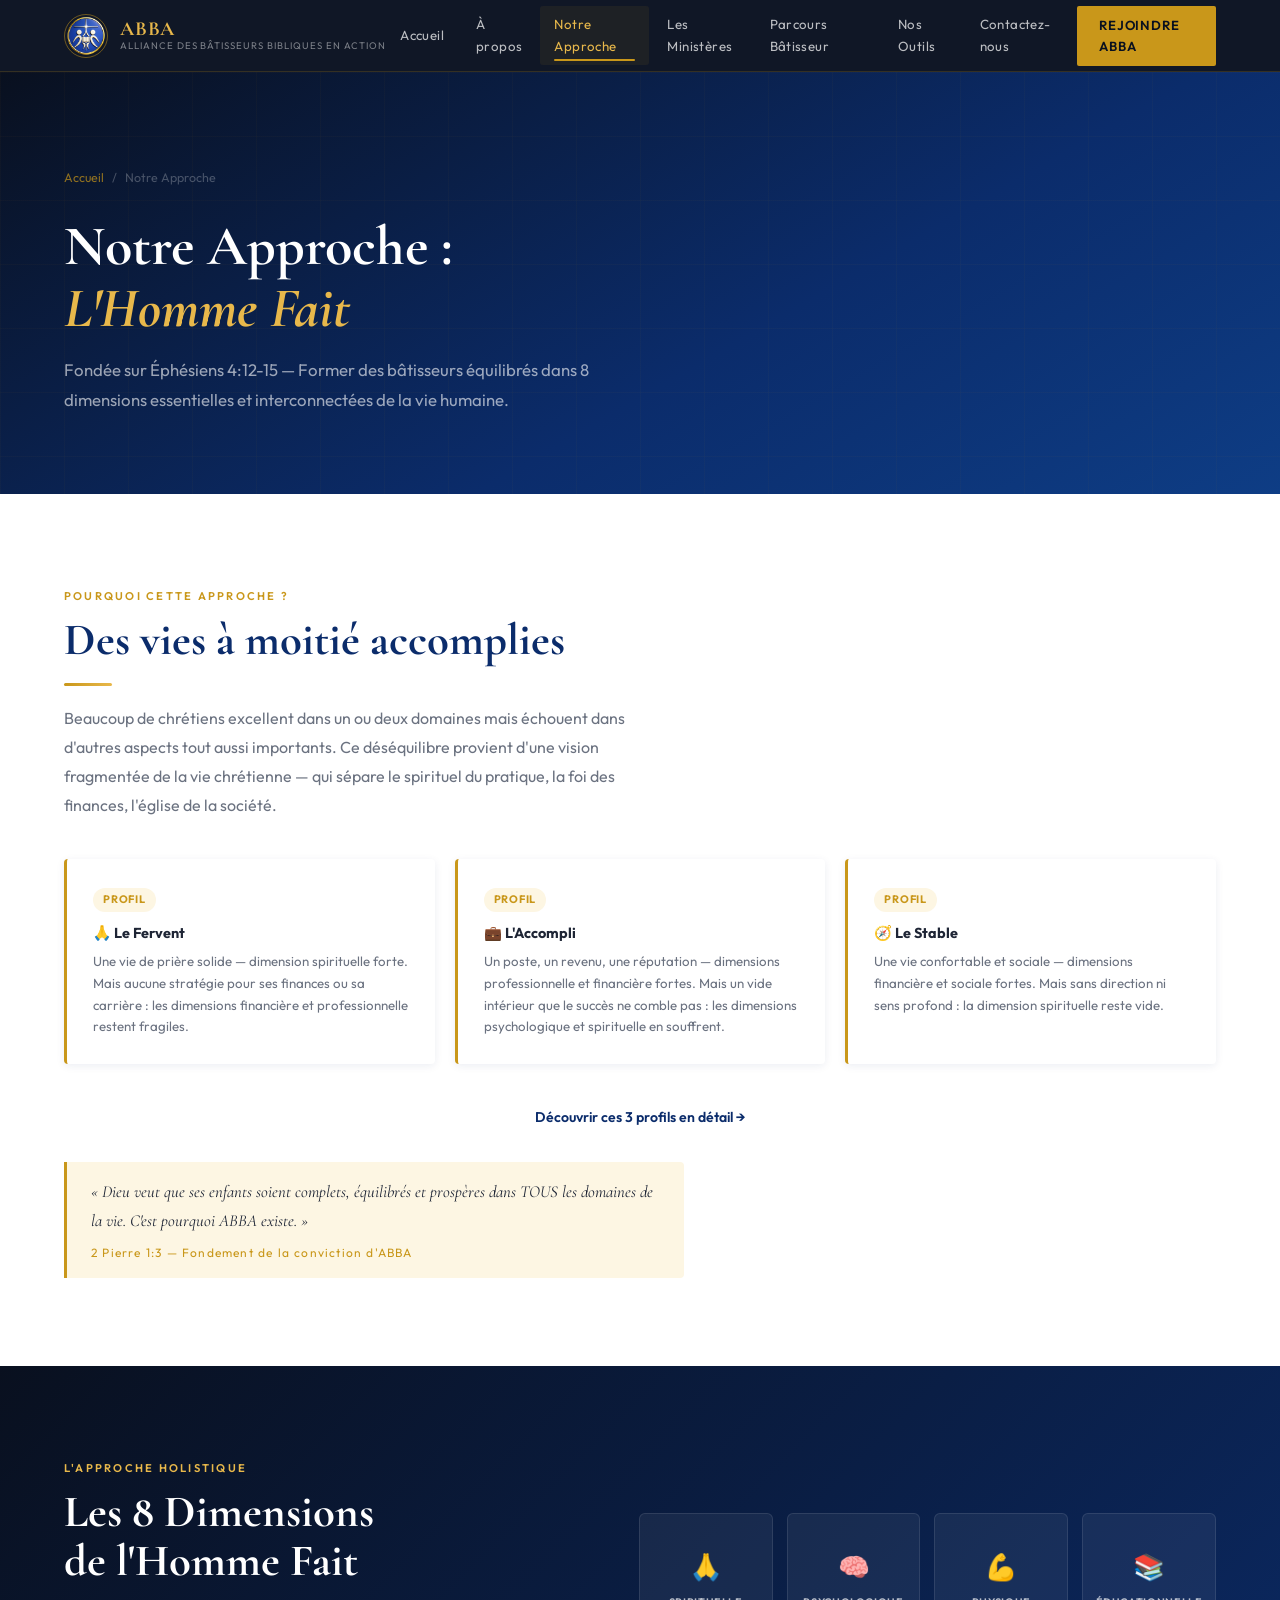
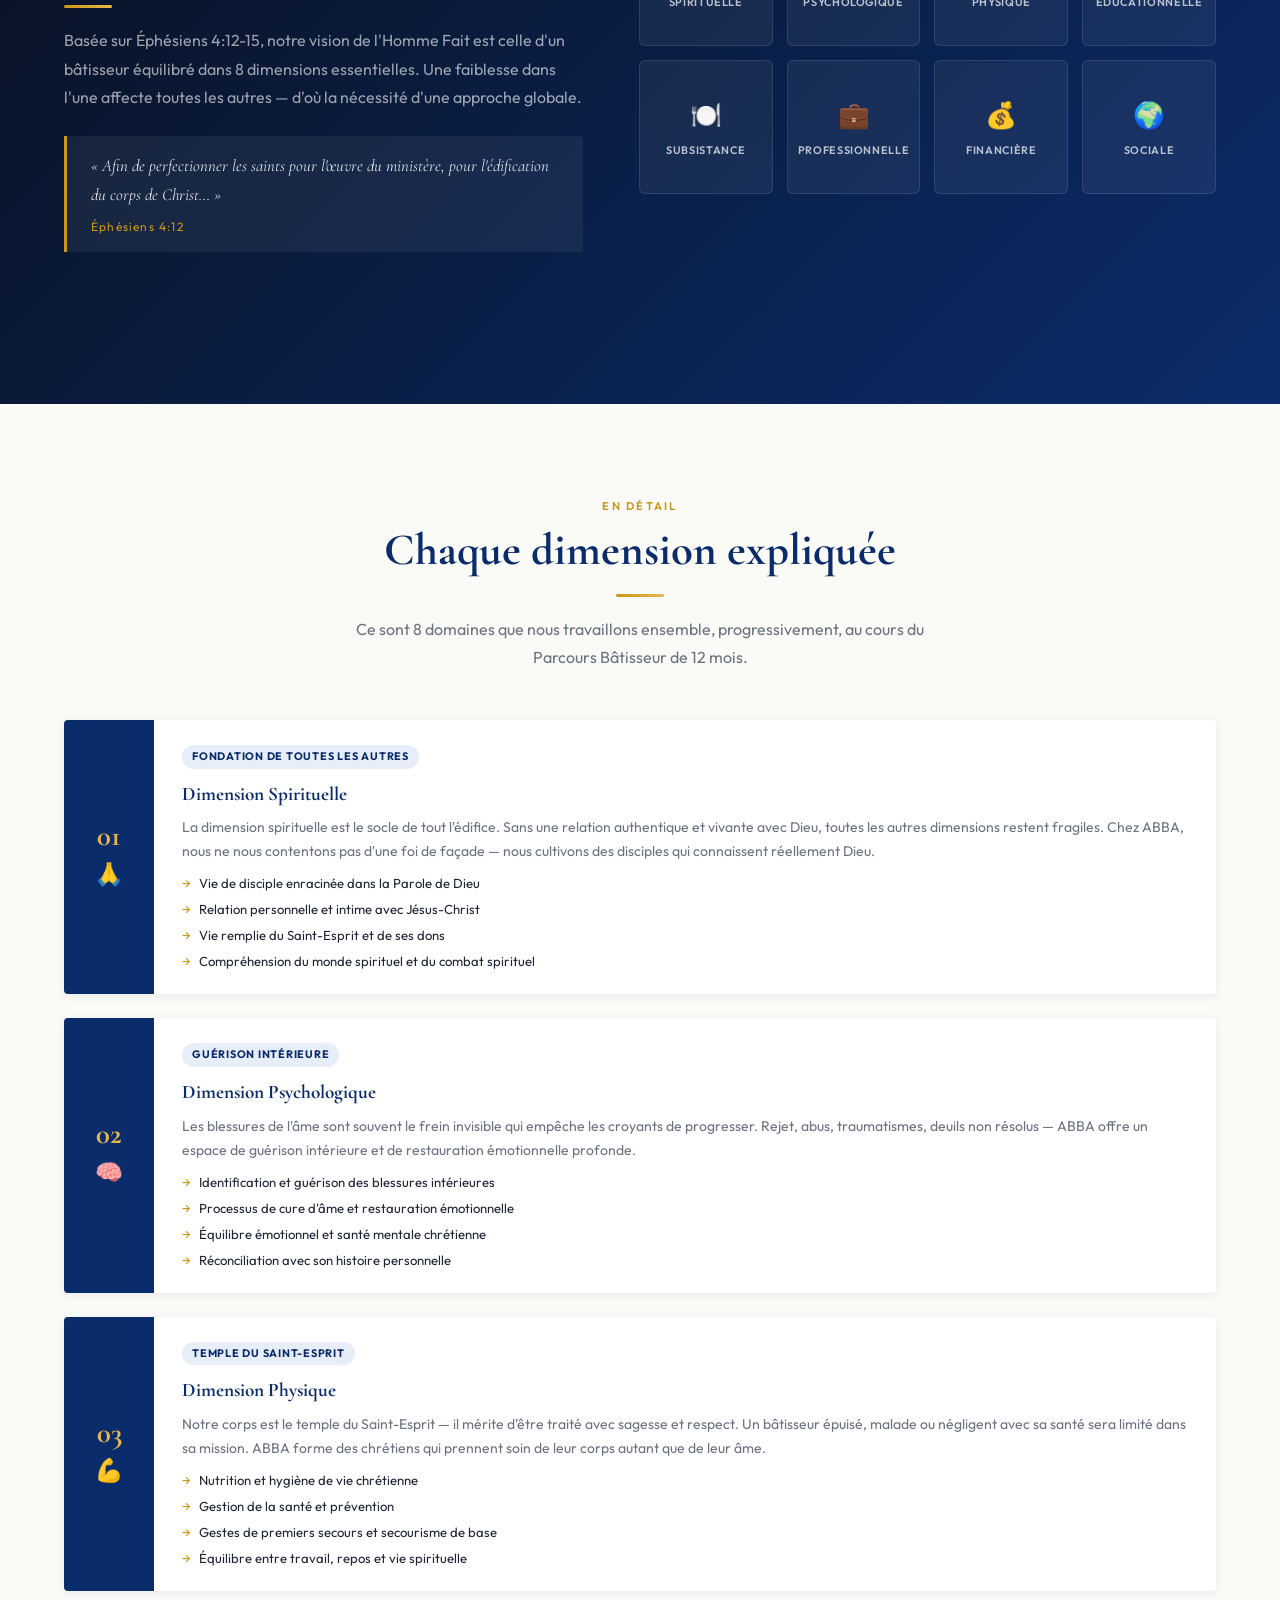
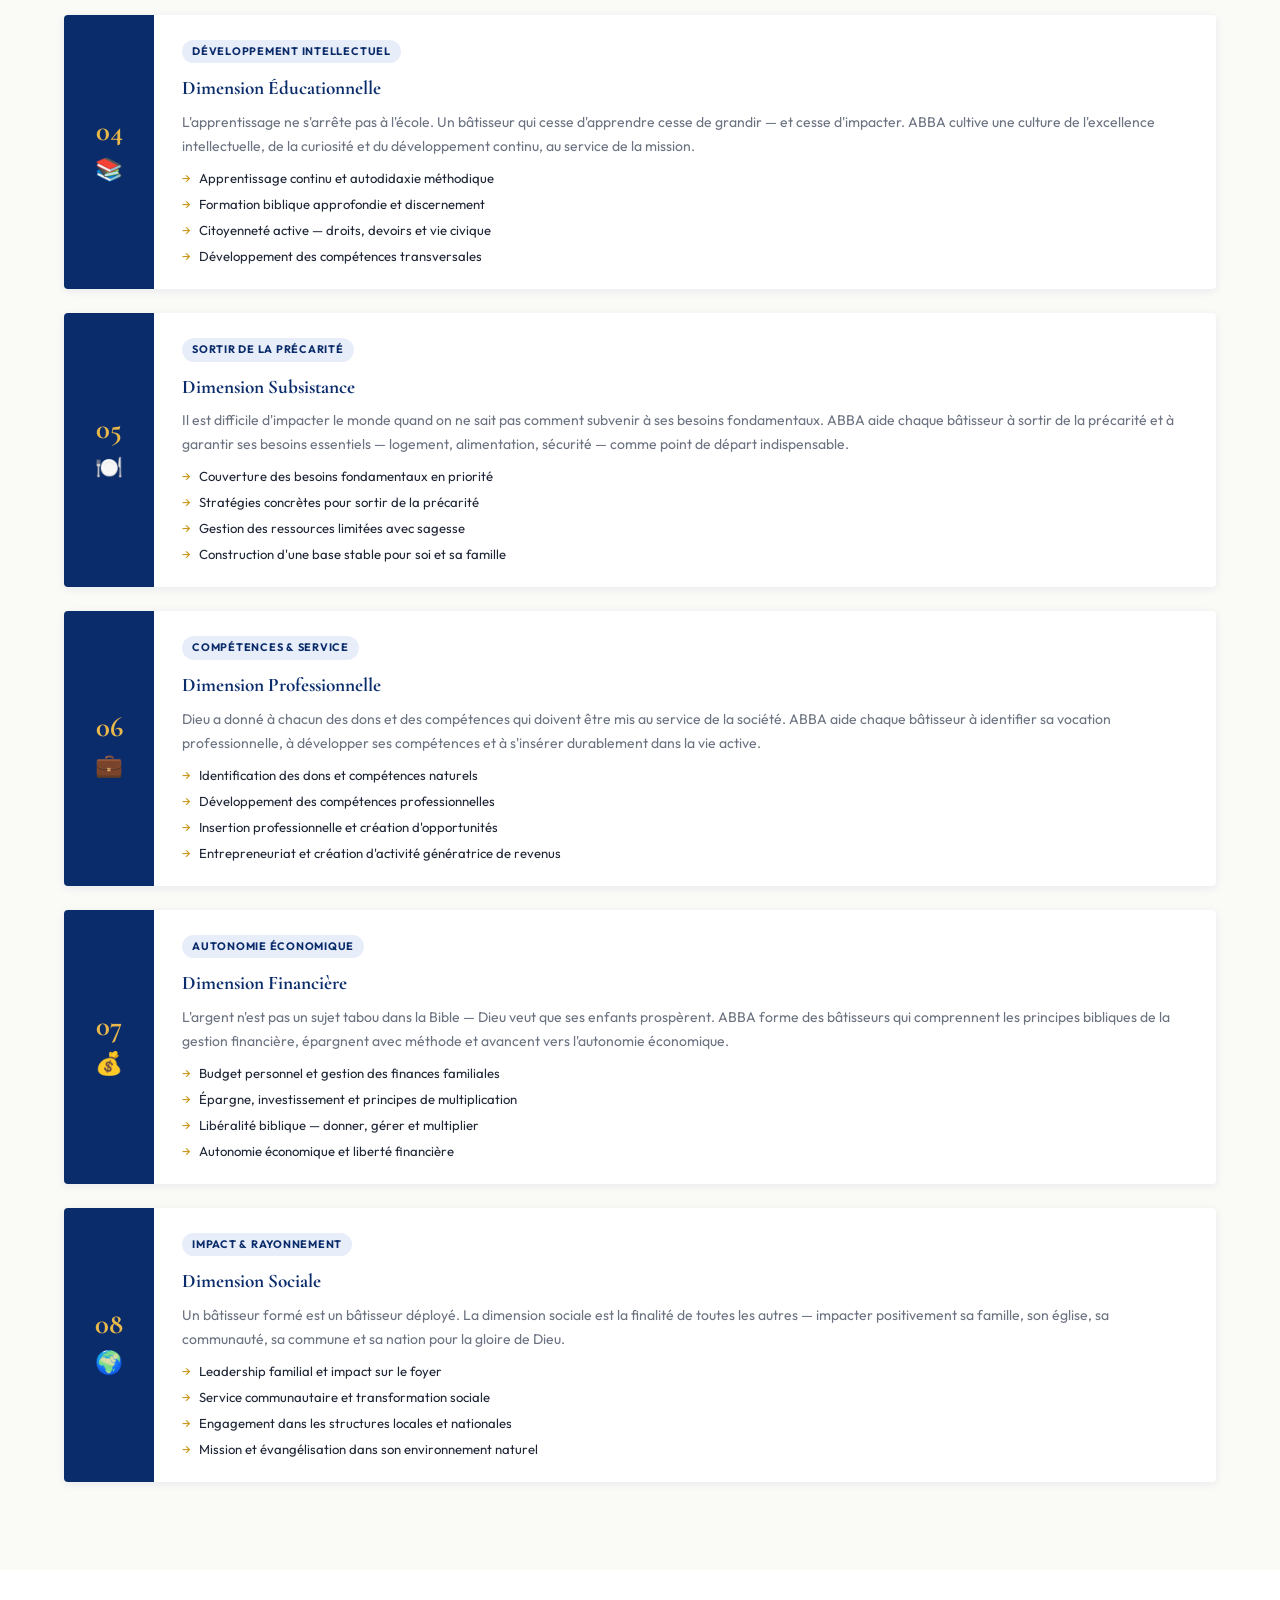
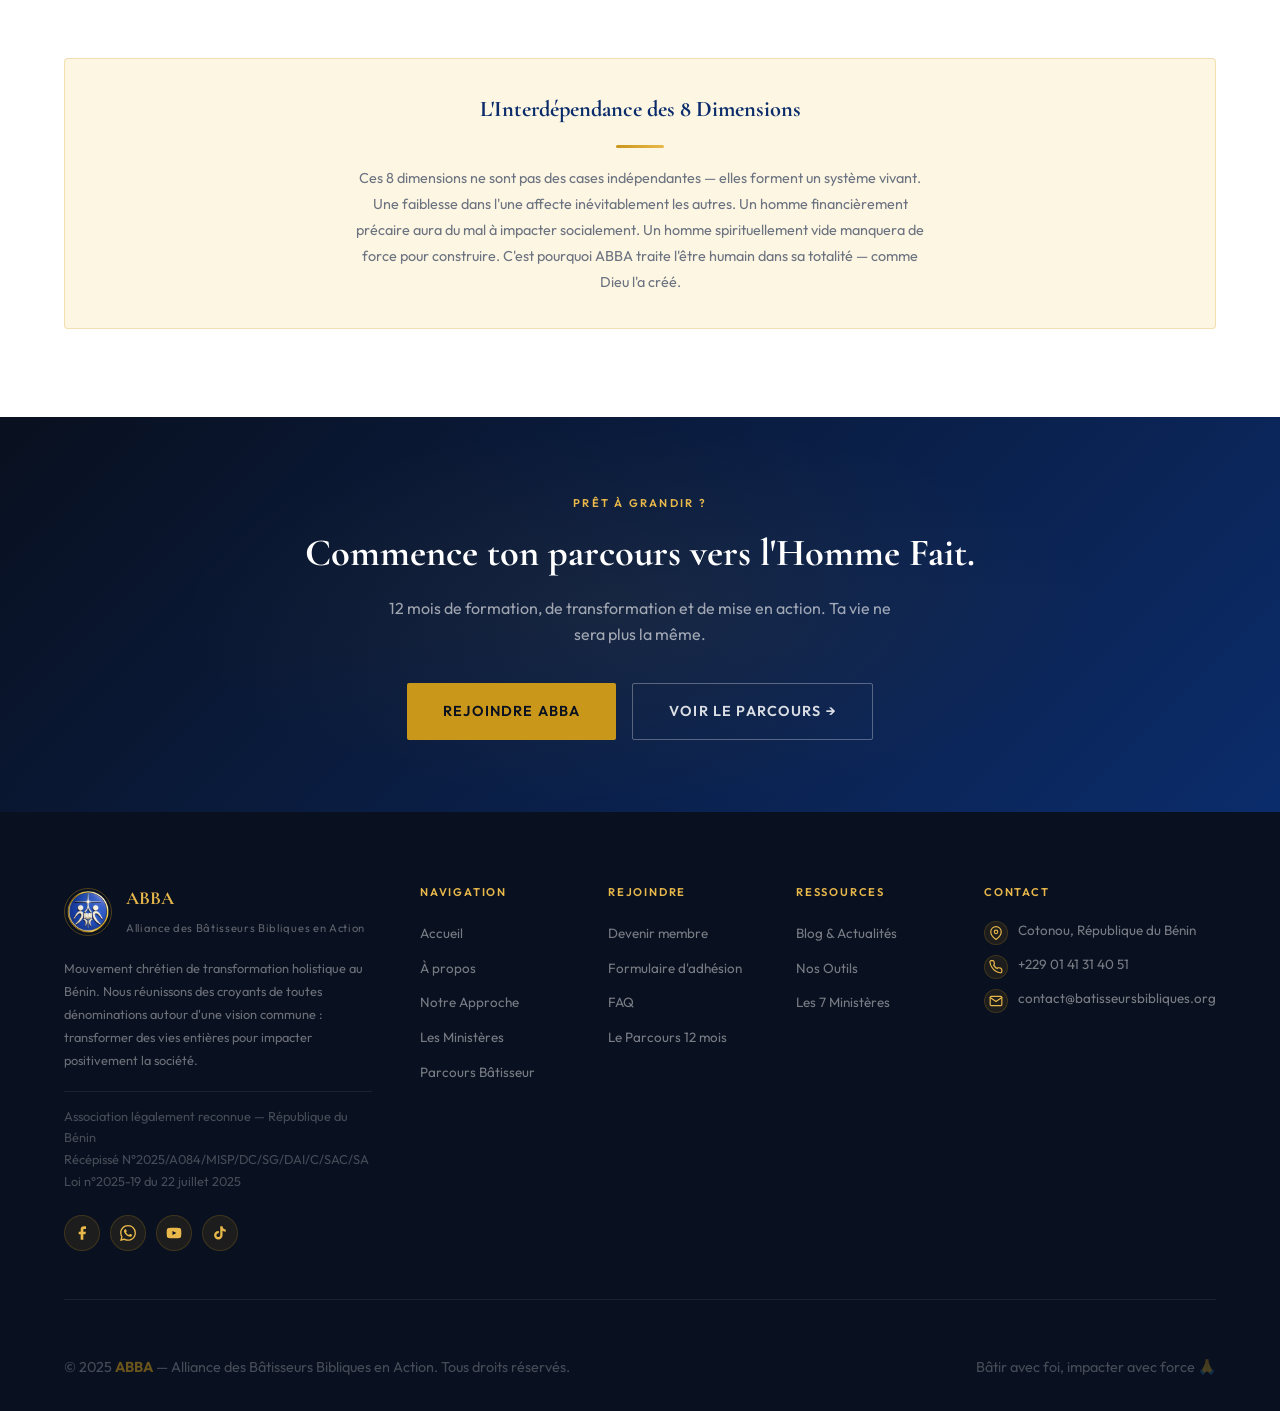
<file: approche.html>
<!DOCTYPE html>
<html lang="fr">
<head>
<meta charset="UTF-8">
<meta name="viewport" content="width=device-width, initial-scale=1.0">
<title>Notre Approche — L'Homme Fait | ABBA</title>
<meta name="description" content="L'approche ABBA : 8 dimensions interconnectées pour former des hommes et femmes complets. Spirituelle, psychologique, physique, financière et plus encore.">
<link rel="stylesheet" href="style'.css">
<style>
/* Constat */
.constat-grid { display: grid; grid-template-columns: repeat(3, 1fr); gap: 20px; margin: 40px 0; }
.constat-card {
  background: var(--white); border-radius: 4px; padding: 26px;
  border-left: 3px solid var(--gold); box-shadow: var(--shadow-sm);
}
.constat-card h4 { font-size: 0.9rem; font-weight: 700; color: var(--text); margin-bottom: 6px; }
.constat-card p  { font-size: 0.83rem; color: var(--muted); line-height: 1.65; }
.constat-card .constat-tag {
  display:inline-block; background:var(--gold-pale); color:var(--gold);
  font-size:0.68rem; font-weight:700; letter-spacing:0.07em;
  text-transform:uppercase; padding:3px 10px; border-radius:100px; margin-bottom:10px;
}
.hl-link { color: var(--royal); font-weight: 600; font-size: 0.88rem; text-decoration: none; transition: gap 0.2s, color 0.2s; }
.hl-link:hover { color: var(--gold); }

/* Dimensions */
.dim-intro {
  display: grid; grid-template-columns: 1fr 1fr; gap: 56px; align-items: center;
  margin-bottom: 64px;
}
.dim-wheel {
  display: grid; grid-template-columns: repeat(4,1fr); gap: 14px;
}
.dw-item {
  aspect-ratio: 1; border-radius: 6px;
  display: flex; flex-direction: column;
  align-items: center; justify-content: center;
  background: rgba(255,255,255,0.06);
  border: 1px solid rgba(255,255,255,0.1);
  transition: all 0.25s; cursor: default;
  padding: 10px;
}
.dw-item:hover { background: rgba(201,151,26,0.15); border-color: rgba(201,151,26,0.4); transform: scale(1.05); }
.dw-icon { font-size: 1.6rem; margin-bottom: 6px; }
.dw-label { font-size: 0.68rem; color: rgba(255,255,255,0.7); font-weight: 600; text-align: center; text-transform: uppercase; letter-spacing: 0.06em; }

/* Dimension detail cards */
.dim-cards { display: flex; flex-direction: column; gap: 24px; }
.dim-card {
  background: var(--white); border-radius: 4px;
  box-shadow: var(--shadow-sm); overflow: hidden;
  display: grid; grid-template-columns: 90px 1fr;
  transition: box-shadow 0.25s, transform 0.25s;
}
.dim-card:hover { box-shadow: var(--shadow-md); transform: translateX(4px); }
.dim-card-num {
  display: flex; flex-direction: column;
  align-items: center; justify-content: center;
  background: var(--royal); color: var(--white);
  gap: 6px; padding: 20px 10px;
}
.dim-card-num .num {
  font-family: 'Cormorant Garamond', serif;
  font-size: 1.8rem; font-weight: 700; color: var(--gold-light); line-height: 1;
}
.dim-card-num .icon { font-size: 1.4rem; }
.dim-card-body { padding: 22px 28px; }
.dim-card-body h3 { font-family: 'Cormorant Garamond', serif; font-size: 1.2rem; font-weight: 700; color: var(--royal); margin-bottom: 6px; }
.dim-card-body .dim-tag {
  display: inline-block; background: var(--royal-soft); color: var(--royal);
  font-size: 0.68rem; font-weight: 700; letter-spacing: 0.07em; text-transform: uppercase;
  padding: 3px 10px; border-radius: 100px; margin-bottom: 10px;
}
.dim-card-body p { font-size: 0.875rem; color: var(--muted); line-height: 1.72; margin-bottom: 10px; }
.dim-card-body ul { list-style: none; display: flex; flex-direction: column; gap: 5px; }
.dim-card-body ul li { font-size: 0.82rem; color: var(--text); display: flex; gap: 8px; align-items: flex-start; }
.dim-card-body ul li::before { content: '→'; color: var(--gold); flex-shrink: 0; }

/* Interdépendance */
.interdep-box {
  background: var(--gold-pale); border: 1px solid rgba(201,151,26,0.25);
  border-radius: 4px; padding: 32px 40px; text-align: center;
}
.interdep-box h3 { font-family: 'Cormorant Garamond', serif; font-size: 1.4rem; font-weight: 700; color: var(--royal); margin-bottom: 10px; }
.interdep-box p { font-size: 0.9rem; color: var(--muted); line-height: 1.8; max-width: 580px; margin: 0 auto; }

@media (max-width: 768px) {
  .constat-grid { grid-template-columns: 1fr; }
  .dim-intro { grid-template-columns: 1fr; }
  .dim-wheel { grid-template-columns: repeat(4,1fr); }
  .dim-card { grid-template-columns: 70px 1fr; }
}
@media (max-width: 480px) {
  .dim-wheel { grid-template-columns: repeat(4,1fr); }
  .dw-label { display: none; }
}
</style>
</head>
<body>

<nav id="abba-nav"></nav>

<main class="page-content">

  <div class="page-hero">
    <div class="container">
      <div class="breadcrumb"><a href="index.html">Accueil</a><span>/</span><span>Notre Approche</span></div>
      <h1>Notre Approche :<br><span>L'Homme Fait</span></h1>
      <p>Fondée sur Éphésiens 4:12-15 — Former des bâtisseurs équilibrés dans 8 dimensions essentielles et interconnectées de la vie humaine.</p>
    </div>
  </div>

  <!-- LE CONSTAT -->
  <section style="background:var(--white);">
    <div class="container">
      <span class="section-eyebrow">Pourquoi cette approche ?</span>
      <h2 class="section-title">Des vies à moitié accomplies</h2>
      <div class="divider"></div>
      <p class="section-lead" style="margin-bottom:0;">
        Beaucoup de chrétiens excellent dans un ou deux domaines mais échouent dans d'autres aspects tout aussi importants. Ce déséquilibre provient d'une vision fragmentée de la vie chrétienne — qui sépare le spirituel du pratique, la foi des finances, l'église de la société.
      </p>
      <div class="constat-grid animate-up">
        <div class="constat-card"><span class="constat-tag">Profil</span><h4>🙏 Le Fervent</h4><p>Une vie de prière solide — dimension spirituelle forte. Mais aucune stratégie pour ses finances ou sa carrière : les dimensions financière et professionnelle restent fragiles.</p></div>
        <div class="constat-card"><span class="constat-tag">Profil</span><h4>💼 L'Accompli</h4><p>Un poste, un revenu, une réputation — dimensions professionnelle et financière fortes. Mais un vide intérieur que le succès ne comble pas : les dimensions psychologique et spirituelle en souffrent.</p></div>
        <div class="constat-card"><span class="constat-tag">Profil</span><h4>🧭 Le Stable</h4><p>Une vie confortable et sociale — dimensions financière et sociale fortes. Mais sans direction ni sens profond : la dimension spirituelle reste vide.</p></div>
      </div>
      <p style="text-align:center; margin-top:8px;">
        <a class="hl-link" href="a-propos.html#portraits">Découvrir ces 3 profils en détail →</a>
      </p>
      <div class="verse-block animate-up" style="max-width:620px; margin-top: 32px;">
        <p>« Dieu veut que ses enfants soient complets, équilibrés et prospères dans TOUS les domaines de la vie. C'est pourquoi ABBA existe. »</p>
        <cite>2 Pierre 1:3 — Fondement de la conviction d'ABBA</cite>
      </div>
    </div>
  </section>

  <!-- LES 8 DIMENSIONS -->
  <section style="background:linear-gradient(135deg, var(--dark), var(--royal)); overflow:hidden; position:relative;">
    <div class="container" style="position:relative;z-index:1;">
      <div class="dim-intro">
        <div class="animate-up">
          <span class="section-eyebrow light">L'approche holistique</span>
          <h2 class="section-title light">Les 8 Dimensions<br>de l'Homme Fait</h2>
          <div class="divider"></div>
          <p class="section-lead light" style="margin-bottom:24px;">
            Basée sur Éphésiens 4:12-15, notre vision de l'Homme Fait est celle d'un bâtisseur équilibré dans 8 dimensions essentielles. Une faiblesse dans l'une affecte toutes les autres — d'où la nécessité d'une approche globale.
          </p>
          <div class="verse-block" style="background:rgba(255,255,255,0.06); border-left-color:var(--gold);">
            <p style="color:rgba(255,255,255,0.85);">« Afin de perfectionner les saints pour l'œuvre du ministère, pour l'édification du corps de Christ… »</p>
            <cite>Éphésiens 4:12</cite>
          </div>
        </div>
        <div class="dim-wheel animate-up">
          <div class="dw-item"><span class="dw-icon">🙏</span><span class="dw-label">Spirituelle</span></div>
          <div class="dw-item"><span class="dw-icon">🧠</span><span class="dw-label">Psychologique</span></div>
          <div class="dw-item"><span class="dw-icon">💪</span><span class="dw-label">Physique</span></div>
          <div class="dw-item"><span class="dw-icon">📚</span><span class="dw-label">Éducationnelle</span></div>
          <div class="dw-item"><span class="dw-icon">🍽️</span><span class="dw-label">Subsistance</span></div>
          <div class="dw-item"><span class="dw-icon">💼</span><span class="dw-label">Professionnelle</span></div>
          <div class="dw-item"><span class="dw-icon">💰</span><span class="dw-label">Financière</span></div>
          <div class="dw-item"><span class="dw-icon">🌍</span><span class="dw-label">Sociale</span></div>
        </div>
      </div>
    </div>
  </section>

  <!-- DÉTAIL DIMENSIONS -->
  <section style="background:var(--ivory);">
    <div class="container">
      <div style="text-align:center; margin-bottom:48px;">
        <span class="section-eyebrow">En détail</span>
        <h2 class="section-title">Chaque dimension expliquée</h2>
        <div class="divider center"></div>
        <p class="section-lead center">Ce sont 8 domaines que nous travaillons ensemble, progressivement, au cours du Parcours Bâtisseur de 12 mois.</p>
      </div>
      <div class="dim-cards">

        <div class="dim-card animate-up">
          <div class="dim-card-num"><span class="num">01</span><span class="icon">🙏</span></div>
          <div class="dim-card-body">
            <span class="dim-tag">Fondation de toutes les autres</span>
            <h3>Dimension Spirituelle</h3>
            <p>La dimension spirituelle est le socle de tout l'édifice. Sans une relation authentique et vivante avec Dieu, toutes les autres dimensions restent fragiles. Chez ABBA, nous ne nous contentons pas d'une foi de façade — nous cultivons des disciples qui connaissent réellement Dieu.</p>
            <ul>
              <li>Vie de disciple enracinée dans la Parole de Dieu</li>
              <li>Relation personnelle et intime avec Jésus-Christ</li>
              <li>Vie remplie du Saint-Esprit et de ses dons</li>
              <li>Compréhension du monde spirituel et du combat spirituel</li>
            </ul>
          </div>
        </div>

        <div class="dim-card animate-up">
          <div class="dim-card-num"><span class="num">02</span><span class="icon">🧠</span></div>
          <div class="dim-card-body">
            <span class="dim-tag">Guérison intérieure</span>
            <h3>Dimension Psychologique</h3>
            <p>Les blessures de l'âme sont souvent le frein invisible qui empêche les croyants de progresser. Rejet, abus, traumatismes, deuils non résolus — ABBA offre un espace de guérison intérieure et de restauration émotionnelle profonde.</p>
            <ul>
              <li>Identification et guérison des blessures intérieures</li>
              <li>Processus de cure d'âme et restauration émotionnelle</li>
              <li>Équilibre émotionnel et santé mentale chrétienne</li>
              <li>Réconciliation avec son histoire personnelle</li>
            </ul>
          </div>
        </div>

        <div class="dim-card animate-up">
          <div class="dim-card-num"><span class="num">03</span><span class="icon">💪</span></div>
          <div class="dim-card-body">
            <span class="dim-tag">Temple du Saint-Esprit</span>
            <h3>Dimension Physique</h3>
            <p>Notre corps est le temple du Saint-Esprit — il mérite d'être traité avec sagesse et respect. Un bâtisseur épuisé, malade ou négligent avec sa santé sera limité dans sa mission. ABBA forme des chrétiens qui prennent soin de leur corps autant que de leur âme.</p>
            <ul>
              <li>Nutrition et hygiène de vie chrétienne</li>
              <li>Gestion de la santé et prévention</li>
              <li>Gestes de premiers secours et secourisme de base</li>
              <li>Équilibre entre travail, repos et vie spirituelle</li>
            </ul>
          </div>
        </div>

        <div class="dim-card animate-up">
          <div class="dim-card-num"><span class="num">04</span><span class="icon">📚</span></div>
          <div class="dim-card-body">
            <span class="dim-tag">Développement intellectuel</span>
            <h3>Dimension Éducationnelle</h3>
            <p>L'apprentissage ne s'arrête pas à l'école. Un bâtisseur qui cesse d'apprendre cesse de grandir — et cesse d'impacter. ABBA cultive une culture de l'excellence intellectuelle, de la curiosité et du développement continu, au service de la mission.</p>
            <ul>
              <li>Apprentissage continu et autodidaxie méthodique</li>
              <li>Formation biblique approfondie et discernement</li>
              <li>Citoyenneté active — droits, devoirs et vie civique</li>
              <li>Développement des compétences transversales</li>
            </ul>
          </div>
        </div>

        <div class="dim-card animate-up">
          <div class="dim-card-num"><span class="num">05</span><span class="icon">🍽️</span></div>
          <div class="dim-card-body">
            <span class="dim-tag">Sortir de la précarité</span>
            <h3>Dimension Subsistance</h3>
            <p>Il est difficile d'impacter le monde quand on ne sait pas comment subvenir à ses besoins fondamentaux. ABBA aide chaque bâtisseur à sortir de la précarité et à garantir ses besoins essentiels — logement, alimentation, sécurité — comme point de départ indispensable.</p>
            <ul>
              <li>Couverture des besoins fondamentaux en priorité</li>
              <li>Stratégies concrètes pour sortir de la précarité</li>
              <li>Gestion des ressources limitées avec sagesse</li>
              <li>Construction d'une base stable pour soi et sa famille</li>
            </ul>
          </div>
        </div>

        <div class="dim-card animate-up">
          <div class="dim-card-num"><span class="num">06</span><span class="icon">💼</span></div>
          <div class="dim-card-body">
            <span class="dim-tag">Compétences & Service</span>
            <h3>Dimension Professionnelle</h3>
            <p>Dieu a donné à chacun des dons et des compétences qui doivent être mis au service de la société. ABBA aide chaque bâtisseur à identifier sa vocation professionnelle, à développer ses compétences et à s'insérer durablement dans la vie active.</p>
            <ul>
              <li>Identification des dons et compétences naturels</li>
              <li>Développement des compétences professionnelles</li>
              <li>Insertion professionnelle et création d'opportunités</li>
              <li>Entrepreneuriat et création d'activité génératrice de revenus</li>
            </ul>
          </div>
        </div>

        <div class="dim-card animate-up">
          <div class="dim-card-num"><span class="num">07</span><span class="icon">💰</span></div>
          <div class="dim-card-body">
            <span class="dim-tag">Autonomie économique</span>
            <h3>Dimension Financière</h3>
            <p>L'argent n'est pas un sujet tabou dans la Bible — Dieu veut que ses enfants prospèrent. ABBA forme des bâtisseurs qui comprennent les principes bibliques de la gestion financière, épargnent avec méthode et avancent vers l'autonomie économique.</p>
            <ul>
              <li>Budget personnel et gestion des finances familiales</li>
              <li>Épargne, investissement et principes de multiplication</li>
              <li>Libéralité biblique — donner, gérer et multiplier</li>
              <li>Autonomie économique et liberté financière</li>
            </ul>
          </div>
        </div>

        <div class="dim-card animate-up">
          <div class="dim-card-num"><span class="num">08</span><span class="icon">🌍</span></div>
          <div class="dim-card-body">
            <span class="dim-tag">Impact & Rayonnement</span>
            <h3>Dimension Sociale</h3>
            <p>Un bâtisseur formé est un bâtisseur déployé. La dimension sociale est la finalité de toutes les autres — impacter positivement sa famille, son église, sa communauté, sa commune et sa nation pour la gloire de Dieu.</p>
            <ul>
              <li>Leadership familial et impact sur le foyer</li>
              <li>Service communautaire et transformation sociale</li>
              <li>Engagement dans les structures locales et nationales</li>
              <li>Mission et évangélisation dans son environnement naturel</li>
            </ul>
          </div>
        </div>

      </div>
    </div>
  </section>

  <!-- INTERDEPENDANCE -->
  <section style="background:var(--white);">
    <div class="container">
      <div class="interdep-box animate-up">
        <h3>L'Interdépendance des 8 Dimensions</h3>
        <div class="divider center"></div>
        <p>Ces 8 dimensions ne sont pas des cases indépendantes — elles forment un système vivant. Une faiblesse dans l'une affecte inévitablement les autres. Un homme financièrement précaire aura du mal à impacter socialement. Un homme spirituellement vide manquera de force pour construire. C'est pourquoi ABBA traite l'être humain dans sa totalité — comme Dieu l'a créé.</p>
      </div>
    </div>
  </section>

  <!-- CTA -->
  <div class="cta-band">
    <div class="container">
      <span class="section-eyebrow light">Prêt à grandir ?</span>
      <h2>Commence ton parcours vers l'Homme Fait.</h2>
      <p>12 mois de formation, de transformation et de mise en action. Ta vie ne sera plus la même.</p>
      <div class="btn-group">
        <a class="btn btn-primary btn-lg" href="rejoindre.html">Rejoindre ABBA</a>
        <a class="btn btn-outline-light btn-lg" href="parcours.html">Voir le Parcours →</a>
      </div>
    </div>
  </div>

</main>

<footer id="abba-footer"></footer>
<script src="images.js"></script>
<script src="nav.js"></script>
<script>
document.addEventListener('DOMContentLoaded', () => {
  if (typeof ABBA_IMAGES !== 'undefined')
    document.getElementById('footer-logo').src = ABBA_IMAGES.logo;
});
</script>
</body>
</html>
</file>
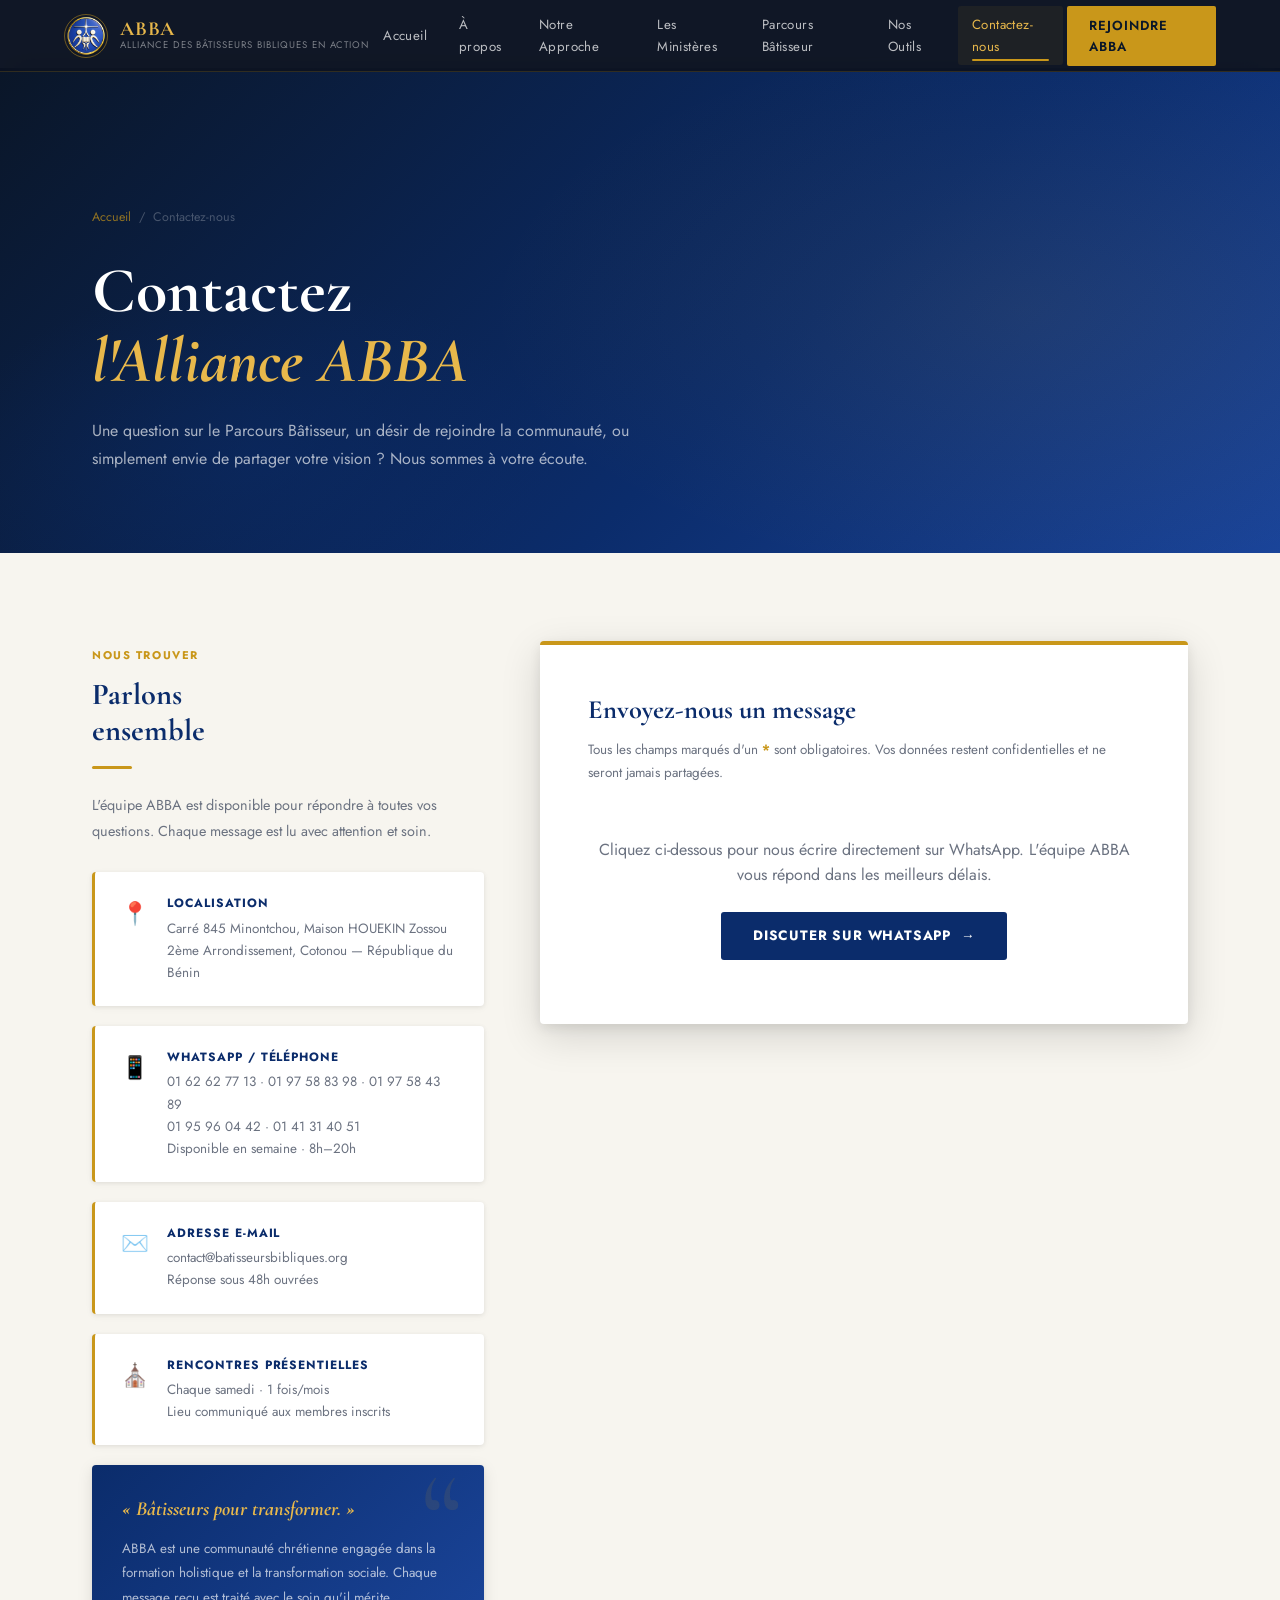
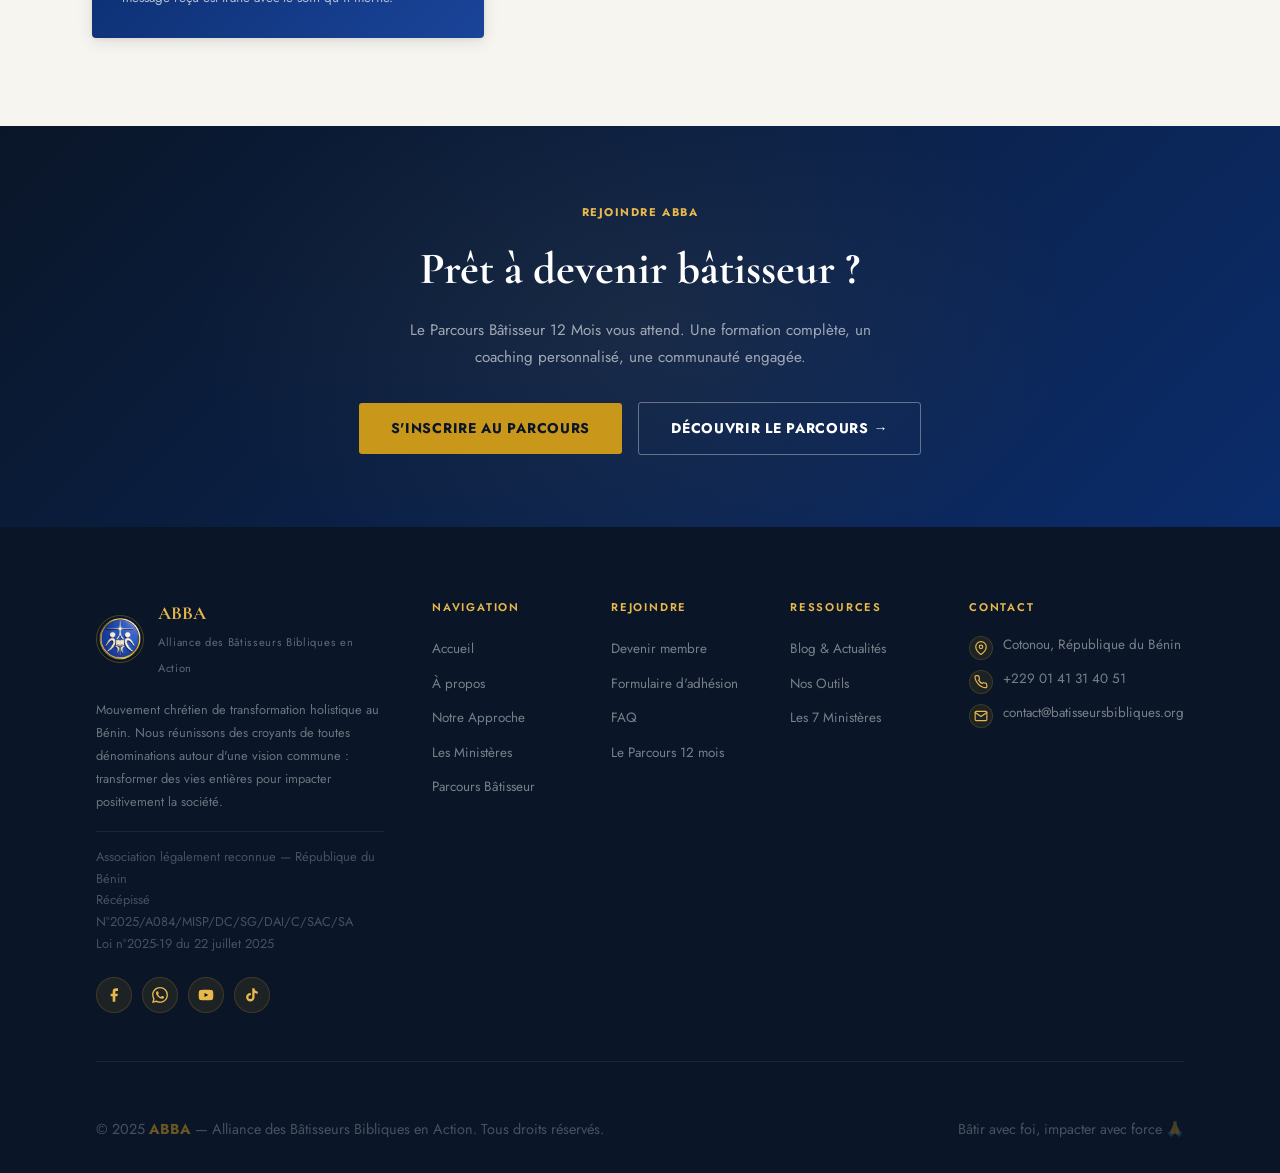
<file: contact.html>
<!DOCTYPE html>
<html lang="fr">
<head>
<meta charset="UTF-8">
<meta name="viewport" content="width=device-width, initial-scale=1.0">
<title>Contactez-nous — ABBA | Alliance des Bâtisseurs Bibliques en Action</title>
<meta name="description" content="Contactez l'Alliance des Bâtisseurs Bibliques en Action. Questions sur le Parcours Bâtisseur, demande d'information ou partage de vision.">
<link href="https://fonts.googleapis.com/css2?family=Cormorant+Garamond:ital,wght@0,400;0,600;0,700;1,400;1,600&family=Jost:wght@300;400;500;600;700&display=swap" rel="stylesheet">
<link rel="stylesheet" href="style'.css">
<style>

/* ═══════════════════════════════════════════
   DESIGN TOKENS & RESET
═══════════════════════════════════════════ */
:root {
  --royal:       #0b2c6b;
  --royal-mid:   #0d3580;
  --royal-soft:  #e8edf7;
  --gold:        #c9971a;
  --gold-light:  #e8b84b;
  --dark:        #0a1628;
  --white:       #ffffff;
  --ivory:       #f7f5ef;
  --text:        #1a1a2e;
  --muted:       #6b7280;
  --border:      rgba(11,44,107,0.12);
  --shadow-sm:   0 1px 4px rgba(0,0,0,0.07), 0 2px 8px rgba(0,0,0,0.04);
  --shadow-md:   0 4px 16px rgba(0,0,0,0.10), 0 1px 4px rgba(0,0,0,0.06);
  --shadow-lg:   0 12px 40px rgba(0,0,0,0.14), 0 4px 12px rgba(0,0,0,0.08);
}

*, *::before, *::after { box-sizing: border-box; margin: 0; padding: 0; }
html { scroll-behavior: smooth; }
body {
  font-family: 'Jost', sans-serif;
  color: var(--text);
  background: var(--ivory);
  line-height: 1.6;
  -webkit-font-smoothing: antialiased;
}
img { display: block; max-width: 100%; }
a   { text-decoration: none; color: inherit; }

/* ═══════════════════════════════════════════
   LAYOUT UTILITIES
═══════════════════════════════════════════ */
.container { width:100%; max-width:1160px; margin:0 auto; padding:0 32px; }
section { padding: 88px 0; }

.section-eyebrow {
  display: inline-block; font-size: 0.7rem; font-weight: 700;
  text-transform: uppercase; letter-spacing: 0.14em;
  color: var(--gold); margin-bottom: 12px;
}
.section-eyebrow.light { color: var(--gold-light); }

.section-title {
  font-family: 'Cormorant Garamond', serif;
  font-size: clamp(1.8rem, 3vw, 2.6rem);
  font-weight: 700; color: var(--royal); line-height: 1.2; margin-bottom: 12px;
}
.section-title.light { color: var(--white); }

.divider {
  width: 40px; height: 3px;
  background: var(--gold); margin: 16px 0 24px;
  border-radius: 2px;
}
.divider.center { margin: 16px auto 24px; }

/* ═══════════════════════════════════════════
   PAGE HERO
═══════════════════════════════════════════ */
.page-hero {
  background: linear-gradient(135deg, var(--dark) 0%, var(--royal) 60%, #1a4499 100%);
  padding: 140px 0 80px; position: relative; overflow: hidden;
}
.page-hero::before {
  content: ''; position: absolute; inset: 0;
  background:
    radial-gradient(ellipse 60% 80% at 80% 50%, rgba(201,151,26,0.08) 0%, transparent 70%),
    radial-gradient(ellipse 40% 60% at 20% 80%, rgba(11,44,107,0.4) 0%, transparent 60%);
}
.page-hero::after {
  content: ''; position: absolute; bottom: 0; left: 0; right: 0; height: 1px;
  background: linear-gradient(90deg, transparent, rgba(201,151,26,0.3), transparent);
}
.page-hero .container { position: relative; z-index: 1; }
.breadcrumb {
  display: flex; align-items: center; gap: 8px;
  font-size: 0.78rem; color: rgba(255,255,255,0.45); margin-bottom: 28px;
}
.breadcrumb a { color: var(--gold-light); transition: color 0.2s; }
.breadcrumb a:hover { color: var(--white); }
.breadcrumb span { color: rgba(255,255,255,0.3); }
.page-hero h1 {
  font-family: 'Cormorant Garamond', serif;
  font-size: clamp(2.4rem, 5vw, 4rem);
  font-weight: 700; color: var(--white); line-height: 1.1; margin-bottom: 20px;
}
.page-hero h1 span { color: var(--gold-light); font-style: italic; }
.page-hero p {
  font-size: 1rem; color: rgba(255,255,255,0.65);
  max-width: 560px; line-height: 1.75;
}

/* ═══════════════════════════════════════════
   CTA BAND
═══════════════════════════════════════════ */
.cta-band {
  background: linear-gradient(135deg, var(--dark), var(--royal));
  padding: 72px 0; text-align: center; position: relative; overflow: hidden;
}
.cta-band::before {
  content: ''; position: absolute; inset: 0;
  background: radial-gradient(ellipse 50% 100% at 50% 50%, rgba(201,151,26,0.08) 0%, transparent 70%);
}
.cta-band .container { position: relative; z-index: 1; }
.cta-band h2 {
  font-family: 'Cormorant Garamond', serif;
  font-size: clamp(1.8rem, 3.5vw, 3rem);
  font-weight: 700; color: var(--white); margin-bottom: 12px;
}
.cta-band p {
  color: rgba(255,255,255,0.6); font-size: 0.95rem;
  max-width: 520px; margin: 0 auto 32px; line-height: 1.75;
}
.btn-group {
  display: flex; align-items: center; justify-content: center;
  gap: 16px; flex-wrap: wrap;
}
.btn {
  display: inline-flex; align-items: center; gap: 8px;
  border-radius: 3px; font-weight: 700; font-size: 0.85rem;
  letter-spacing: 0.05em; text-transform: uppercase;
  transition: all 0.2s; cursor: pointer; border: none; font-family: inherit;
}
.btn-lg { padding: 14px 32px; font-size: 0.88rem; }
.btn-primary { background: var(--gold); color: var(--dark); }
.btn-primary:hover { background: var(--gold-light); transform: translateY(-2px); box-shadow: 0 8px 24px rgba(201,151,26,0.3); }
.btn-outline-light { background: transparent; color: var(--white); border: 1.5px solid rgba(255,255,255,0.35); }
.btn-outline-light:hover { background: rgba(255,255,255,0.1); border-color: rgba(255,255,255,0.7); transform: translateY(-2px); }


/* ═══════════════════════════════════════════
   CONTACT — STYLES SPÉCIFIQUES
═══════════════════════════════════════════ */
.contact-layout {
  display: grid; grid-template-columns: 1fr 1.65fr;
  gap: 56px; align-items: start;
}
.contact-info { display: flex; flex-direction: column; gap: 20px; }

.info-card {
  background: var(--white); border-radius: 4px; padding: 22px 26px;
  border-left: 3px solid var(--gold); box-shadow: var(--shadow-sm);
  display: flex; align-items: flex-start; gap: 18px;
  transition: transform 0.2s, box-shadow 0.2s;
}
.info-card:hover { transform: translateX(4px); box-shadow: var(--shadow-md); }
.info-card .ic-icon { font-size: 1.4rem; flex-shrink: 0; margin-top: 2px; }
.info-card .ic-body h4 {
  font-size: 0.75rem; font-weight: 700; color: var(--royal);
  text-transform: uppercase; letter-spacing: 0.08em; margin-bottom: 4px;
}
.info-card .ic-body p { font-size: 0.84rem; color: var(--muted); line-height: 1.65; }

.vision-card {
  background: linear-gradient(135deg, var(--royal), #1a4499);
  border-radius: 4px; padding: 28px 30px; color: var(--white);
  box-shadow: var(--shadow-md); position: relative; overflow: hidden;
}
.vision-card::before {
  content: '\201C'; position: absolute; top: -10px; right: 20px;
  font-family: 'Cormorant Garamond', serif; font-size: 8rem;
  color: rgba(201,151,26,0.12); line-height: 1; pointer-events: none;
}
.vision-card h4 {
  font-family: 'Cormorant Garamond', serif; font-size: 1.25rem;
  font-weight: 700; font-style: italic; color: var(--gold-light);
  margin-bottom: 12px; position: relative;
}
.vision-card p { font-size: 0.84rem; color: rgba(255,255,255,0.68); line-height: 1.8; position: relative; }

/* ── Formulaire ── */
.contact-form-wrap {
  background: var(--white); border-radius: 4px; padding: 44px 48px;
  box-shadow: var(--shadow-lg); border-top: 4px solid var(--gold);
}
.form-header { margin-bottom: 32px; }
.form-header h3 {
  font-family: 'Cormorant Garamond', serif; font-size: 1.65rem;
  font-weight: 700; color: var(--royal); margin-bottom: 8px;
}
.form-header p { font-size: 0.84rem; color: var(--muted); line-height: 1.7; }

.form-section-label {
  font-size: 0.68rem; font-weight: 700; color: var(--gold);
  text-transform: uppercase; letter-spacing: 0.12em;
  margin-bottom: 20px; padding-bottom: 10px;
  border-bottom: 1px solid rgba(201,151,26,0.2);
}

.field-row { display: grid; grid-template-columns: 1fr 1fr; gap: 18px; margin-bottom: 18px; }
.field-full { margin-bottom: 18px; }
.field-group { display: flex; flex-direction: column; }
.field-group label {
  font-size: 0.7rem; font-weight: 700; color: var(--royal);
  text-transform: uppercase; letter-spacing: 0.08em; margin-bottom: 7px;
}
.field-group label .req { color: var(--gold); margin-left: 2px; }
.field-group input,
.field-group textarea {
  background: var(--ivory); border: 1.5px solid rgba(11,44,107,0.12);
  border-radius: 3px; padding: 11px 15px; font-size: 0.88rem;
  color: var(--text); font-family: 'Jost', sans-serif;
  transition: border-color 0.2s, box-shadow 0.2s, background 0.2s;
  outline: none; width: 100%;
}
.field-group input::placeholder,
.field-group textarea::placeholder { color: rgba(0,0,0,0.28); }
.field-group input:focus,
.field-group textarea:focus {
  border-color: var(--royal);
  box-shadow: 0 0 0 3px rgba(11,44,107,0.08);
  background: var(--white);
}
.field-group input.error,
.field-group textarea.error {
  border-color: #c0392b;
  box-shadow: 0 0 0 3px rgba(192,57,43,0.08);
}
.field-group textarea { resize: vertical; min-height: 148px; line-height: 1.7; }

.form-submit-row {
  display: flex; align-items: center; justify-content: space-between;
  gap: 20px; margin-top: 30px; padding-top: 26px;
  border-top: 1px solid rgba(11,44,107,0.08);
}
.form-note { font-size: 0.76rem; color: var(--muted); flex: 1; line-height: 1.6; }

.btn-submit {
  display: inline-flex; align-items: center; gap: 10px;
  background: var(--royal); color: var(--white); border: none;
  border-radius: 3px; padding: 13px 32px;
  font-size: 0.85rem; font-weight: 700; letter-spacing: 0.06em;
  text-transform: uppercase; cursor: pointer;
  transition: background 0.2s, transform 0.15s, box-shadow 0.2s;
  font-family: 'Jost', sans-serif; white-space: nowrap; flex-shrink: 0;
}
.btn-submit:hover { background: var(--royal-mid); transform: translateY(-1px); box-shadow: 0 6px 20px rgba(11,44,107,0.25); }
.btn-submit:active { transform: translateY(0); }
.btn-submit .arrow { transition: transform 0.2s; }
.btn-submit:hover .arrow { transform: translateX(4px); }
.btn-submit:disabled { opacity: 0.65; cursor: not-allowed; transform: none !important; box-shadow: none !important; }

/* Succès */
.form-success { display: none; text-align: center; padding: 48px 20px; }
.form-success .s-icon { font-size: 3.5rem; margin-bottom: 18px; animation: pop 0.5s ease; }
@keyframes pop { 0%{transform:scale(0.5);opacity:0;} 80%{transform:scale(1.1);} 100%{transform:scale(1);opacity:1;} }
.form-success h4 {
  font-family: 'Cormorant Garamond', serif; font-size: 1.7rem;
  font-weight: 700; color: var(--royal); margin-bottom: 12px;
}
.form-success p { font-size: 0.9rem; color: var(--muted); line-height: 1.75; max-width: 380px; margin: 0 auto; }

/* Animate on scroll */
.animate-up { opacity: 0; transform: translateY(28px); transition: opacity 0.6s ease, transform 0.6s ease; }
.animate-up.visible { opacity: 1; transform: translateY(0); }

/* ═══════════════════════════════════════════
   RESPONSIVE
═══════════════════════════════════════════ */
@media (max-width: 1024px) { .footer-grid { grid-template-columns: 1fr 1fr; gap: 36px; } }
@media (max-width: 900px) {
  .contact-layout { grid-template-columns: 1fr; gap: 36px; }
  .contact-form-wrap { padding: 30px 26px; }
  .form-submit-row { flex-direction: column; align-items: stretch; }
  .btn-submit { justify-content: center; }
  .nav-links, .nav-cta { display: none; }
  .nav-hamburger { display: flex; }
}
@media (max-width: 640px) {
  .container { padding: 0 20px; }
  section { padding: 64px 0; }
  .page-hero { padding: 120px 0 64px; }
  .field-row { grid-template-columns: 1fr; }
  .footer-grid { grid-template-columns: 1fr; gap: 28px; }
  .footer-bottom { flex-direction: column; gap: 8px; text-align: center; }
}
@keyframes spin { from{transform:rotate(0deg);}to{transform:rotate(360deg);} }
</style>
</head>
<body>

<nav id="abba-nav"></nav>

<main style="padding-top:68px;">

  <!-- ══════════════════════════════════
       PAGE HERO
  ══════════════════════════════════ -->
  <div class="page-hero">
    <div class="container">
      <div class="breadcrumb">
        <a href="index.html">Accueil</a>
        <span>/</span>
        <span>Contactez-nous</span>
      </div>
      <h1>Contactez<br><span>l'Alliance ABBA</span></h1>
      <p>Une question sur le Parcours Bâtisseur, un désir de rejoindre la communauté, ou simplement envie de partager votre vision ? Nous sommes à votre écoute.</p>
    </div>
  </div>

  <!-- ══════════════════════════════════
       SECTION CONTACT
  ══════════════════════════════════ -->
  <section style="background:var(--ivory);">
    <div class="container">
      <div class="contact-layout">

        <!-- Colonne gauche — infos -->
        <div class="contact-info">
          <div class="animate-up">
            <span class="section-eyebrow">Nous trouver</span>
            <h2 class="section-title" style="font-size:1.9rem;">Parlons<br>ensemble</h2>
            <div class="divider"></div>
            <p style="font-size:0.9rem;color:var(--muted);line-height:1.8;margin-bottom:8px;">
              L'équipe ABBA est disponible pour répondre à toutes vos questions. Chaque message est lu avec attention et soin.
            </p>
          </div>

          <div class="info-card animate-up">
            <div class="ic-icon">📍</div>
            <div class="ic-body">
              <h4>Localisation</h4>
              <p>Carré 845 Minontchou, Maison HOUEKIN Zossou<br>2ème Arrondissement, Cotonou — République du Bénin</p>
            </div>
          </div>

          <div class="info-card animate-up">
            <div class="ic-icon">📱</div>
            <div class="ic-body">
              <h4>WhatsApp / Téléphone</h4>
              <p>01 62 62 77 13 · 01 97 58 83 98 · 01 97 58 43 89<br>01 95 96 04 42 · 01 41 31 40 51<br>Disponible en semaine · 8h–20h</p>
            </div>
          </div>

          <div class="info-card animate-up">
            <div class="ic-icon">✉️</div>
            <div class="ic-body">
              <h4>Adresse e-mail</h4>
              <p>contact@batisseursbibliques.org<br>Réponse sous 48h ouvrées</p>
            </div>
          </div>

          <div class="info-card animate-up">
            <div class="ic-icon">⛪</div>
            <div class="ic-body">
              <h4>Rencontres présentielles</h4>
              <p>Chaque samedi · 1 fois/mois<br>Lieu communiqué aux membres inscrits</p>
            </div>
          </div>

          <div class="vision-card animate-up">
            <h4>« Bâtisseurs pour transformer. »</h4>
            <p>ABBA est une communauté chrétienne engagée dans la formation holistique et la transformation sociale. Chaque message reçu est traité avec le soin qu'il mérite.</p>
          </div>
        </div>

        <!-- Colonne droite — formulaire -->
        <div class="contact-form-wrap animate-up">
          <div class="form-header">
            <h3>Envoyez-nous un message</h3>
            <p>Tous les champs marqués d'un <strong style="color:var(--gold);">*</strong> sont obligatoires. Vos données restent confidentielles et ne seront jamais partagées.</p>
          </div>

          <div style="text-align:center; padding:20px 0;">
            <p style="margin-bottom:24px; color:var(--muted);">Cliquez ci-dessous pour nous écrire directement sur WhatsApp. L'équipe ABBA vous répond dans les meilleurs délais.</p>
            <a class="btn-submit" style="display:inline-flex; text-decoration:none;"
              href="https://wa.me/2290141314051?text=Bonjour%20ABBA%2C%20je%20vous%20contacte%20depuis%20le%20site%20internet."
              target="_blank" rel="noopener">
              Discuter sur WhatsApp <span class="arrow">→</span>
            </a>
          </div>
        </div>

      </div>
    </div>
  </section>

  <!-- ══════════════════════════════════
       CTA BAND
  ══════════════════════════════════ -->
  <div class="cta-band">
    <div class="container">
      <span class="section-eyebrow light">Rejoindre ABBA</span>
      <h2>Prêt à devenir bâtisseur ?</h2>
      <p>Le Parcours Bâtisseur 12 Mois vous attend. Une formation complète, un coaching personnalisé, une communauté engagée.</p>
      <div class="btn-group">
        <a class="btn btn-primary btn-lg" href="rejoindre.html">S'inscrire au Parcours</a>
        <a class="btn btn-outline-light btn-lg" href="parcours.html">Découvrir le Parcours →</a>
      </div>
    </div>
  </div>

</main>

<footer id="abba-footer"></footer>
<script src="images.js"></script>
<script src="nav.js"></script>
<script>
document.addEventListener('DOMContentLoaded', () => {
  if (typeof ABBA_IMAGES !== 'undefined')
    document.getElementById('footer-logo').src = ABBA_IMAGES.logo;
});
</script>
</body>
</html>
</file>
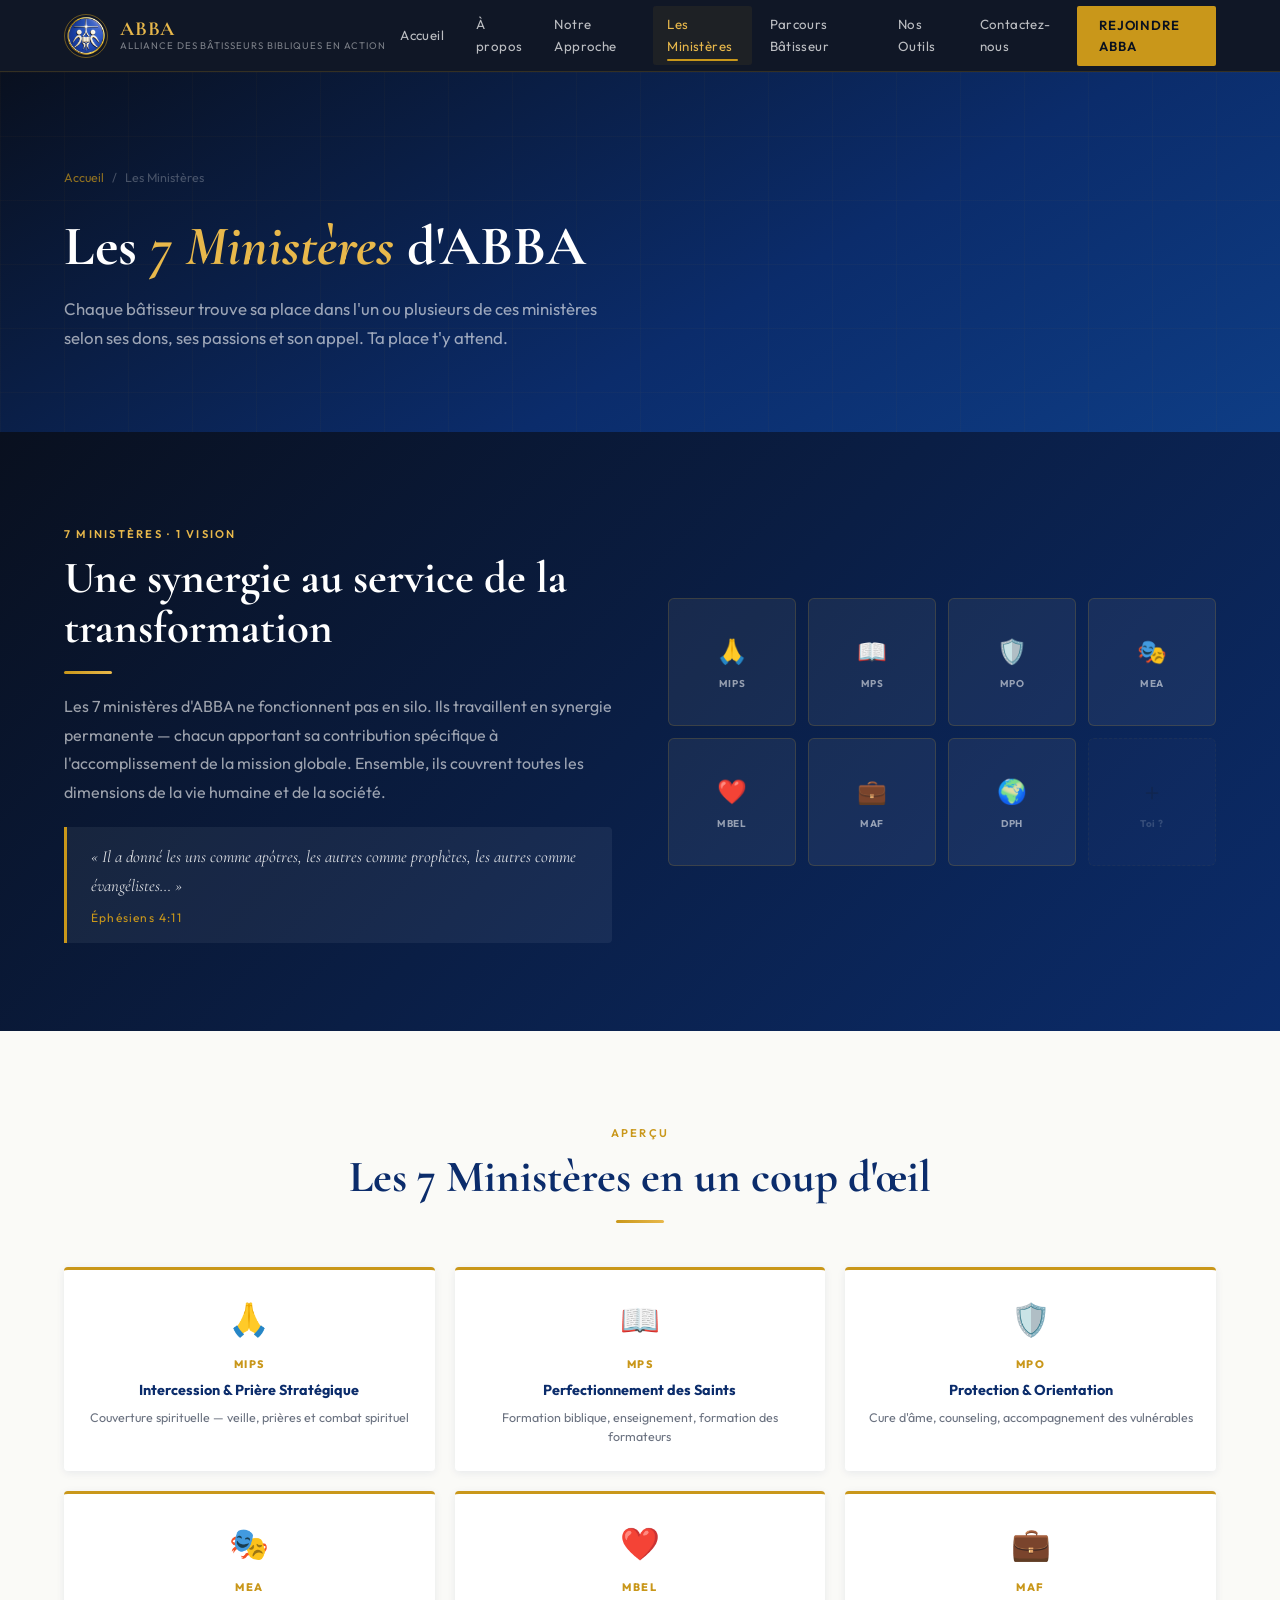
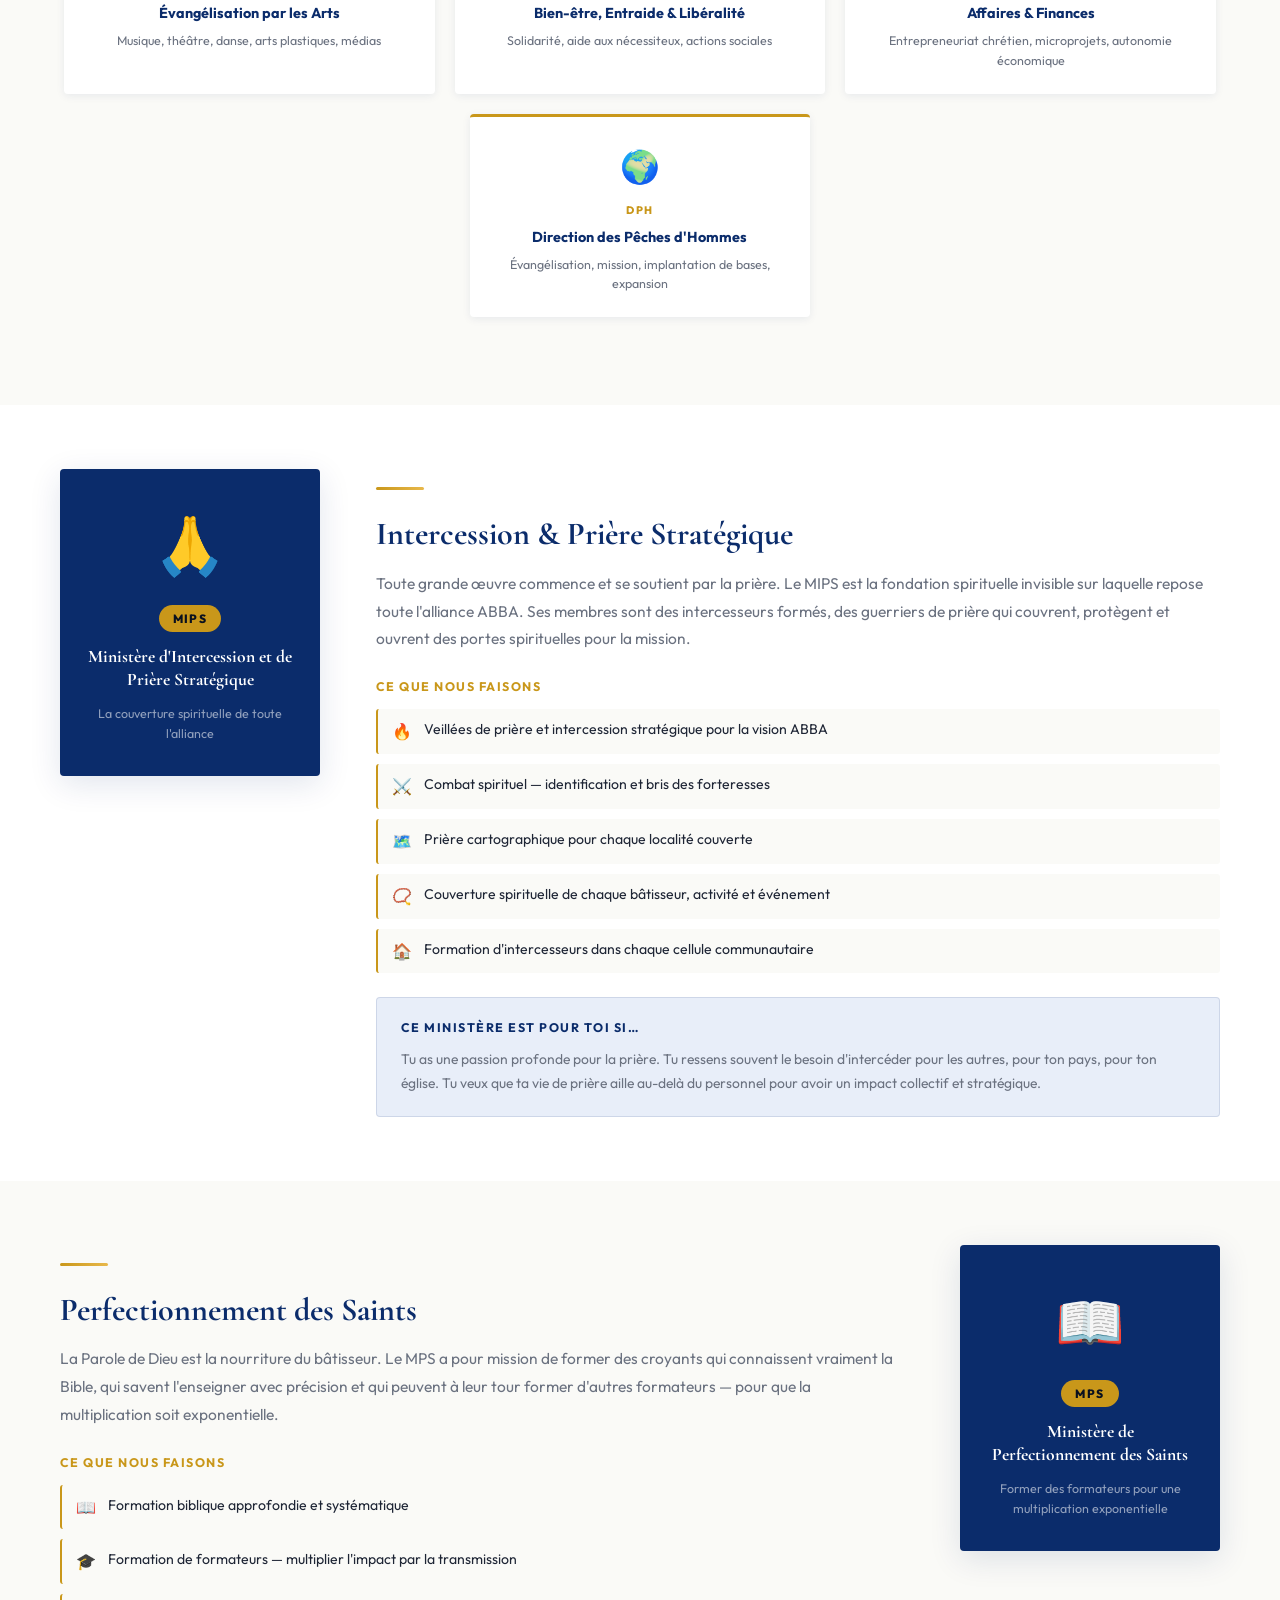
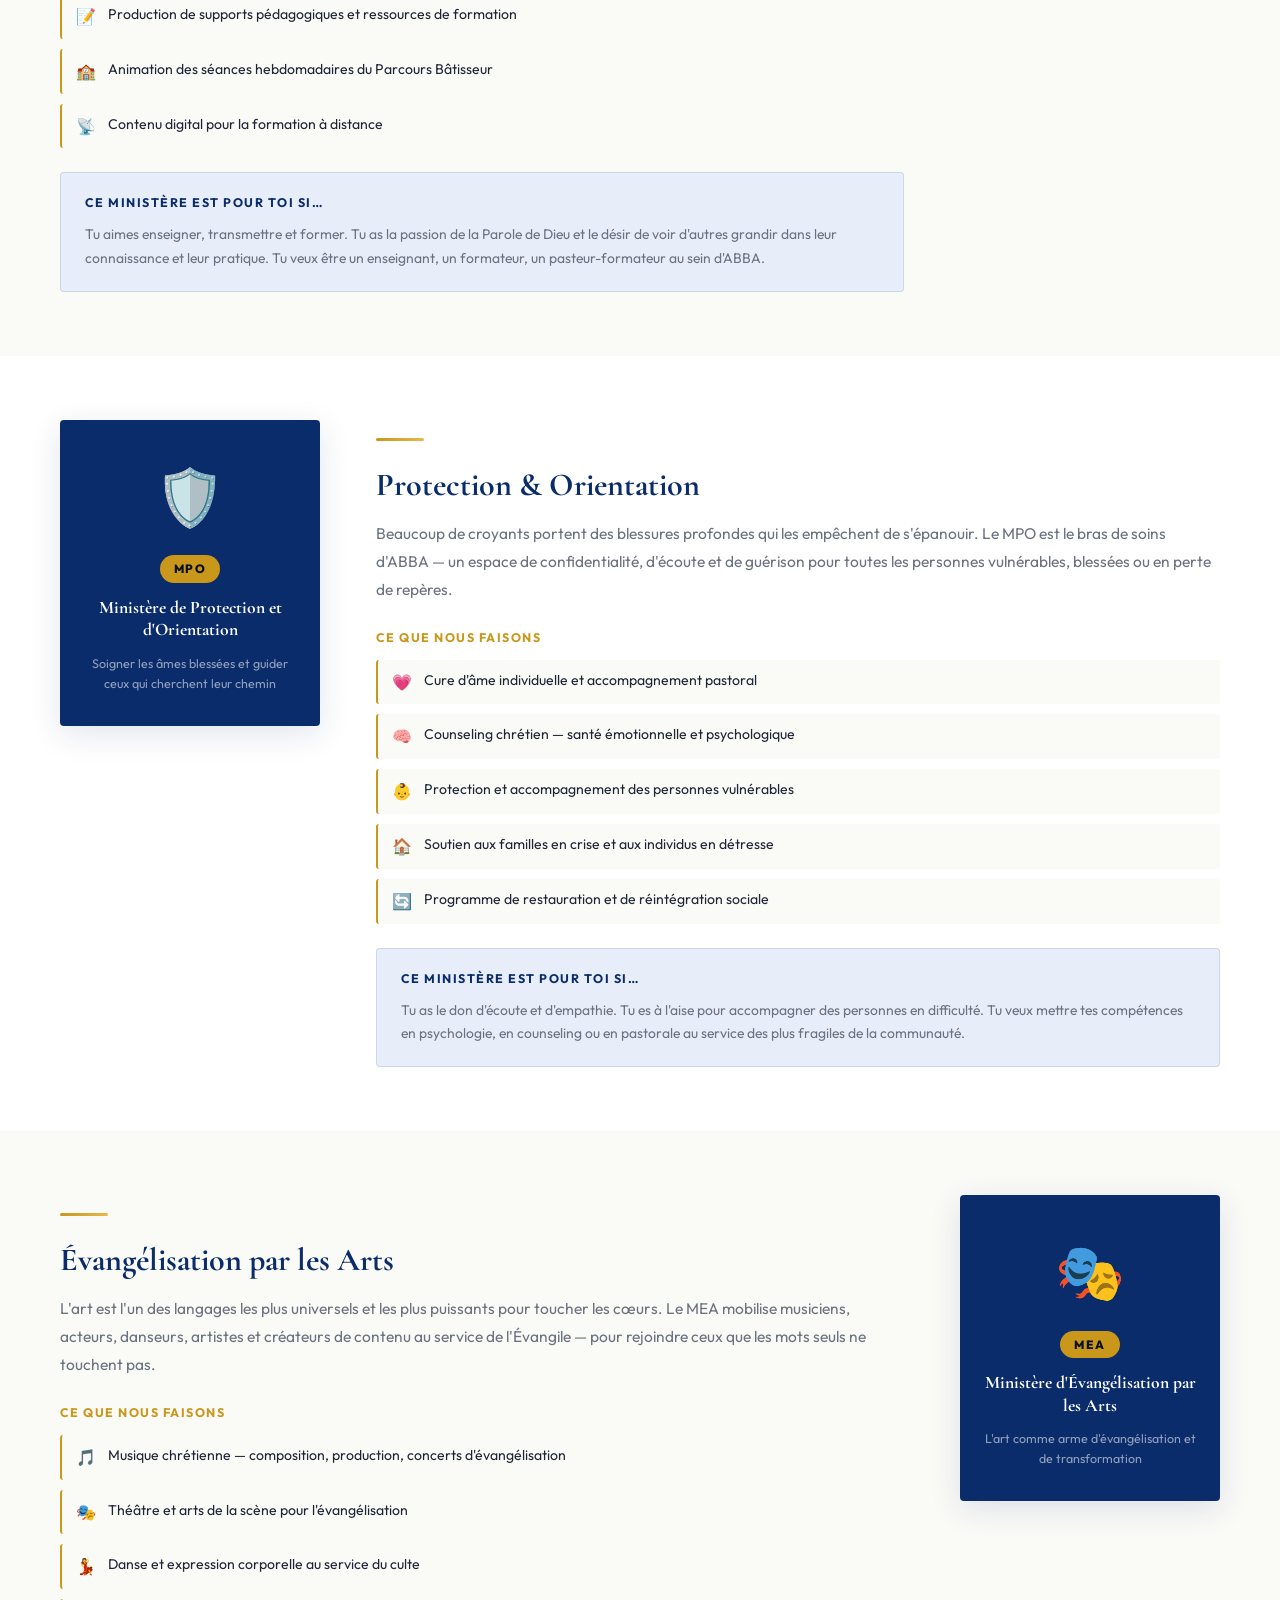
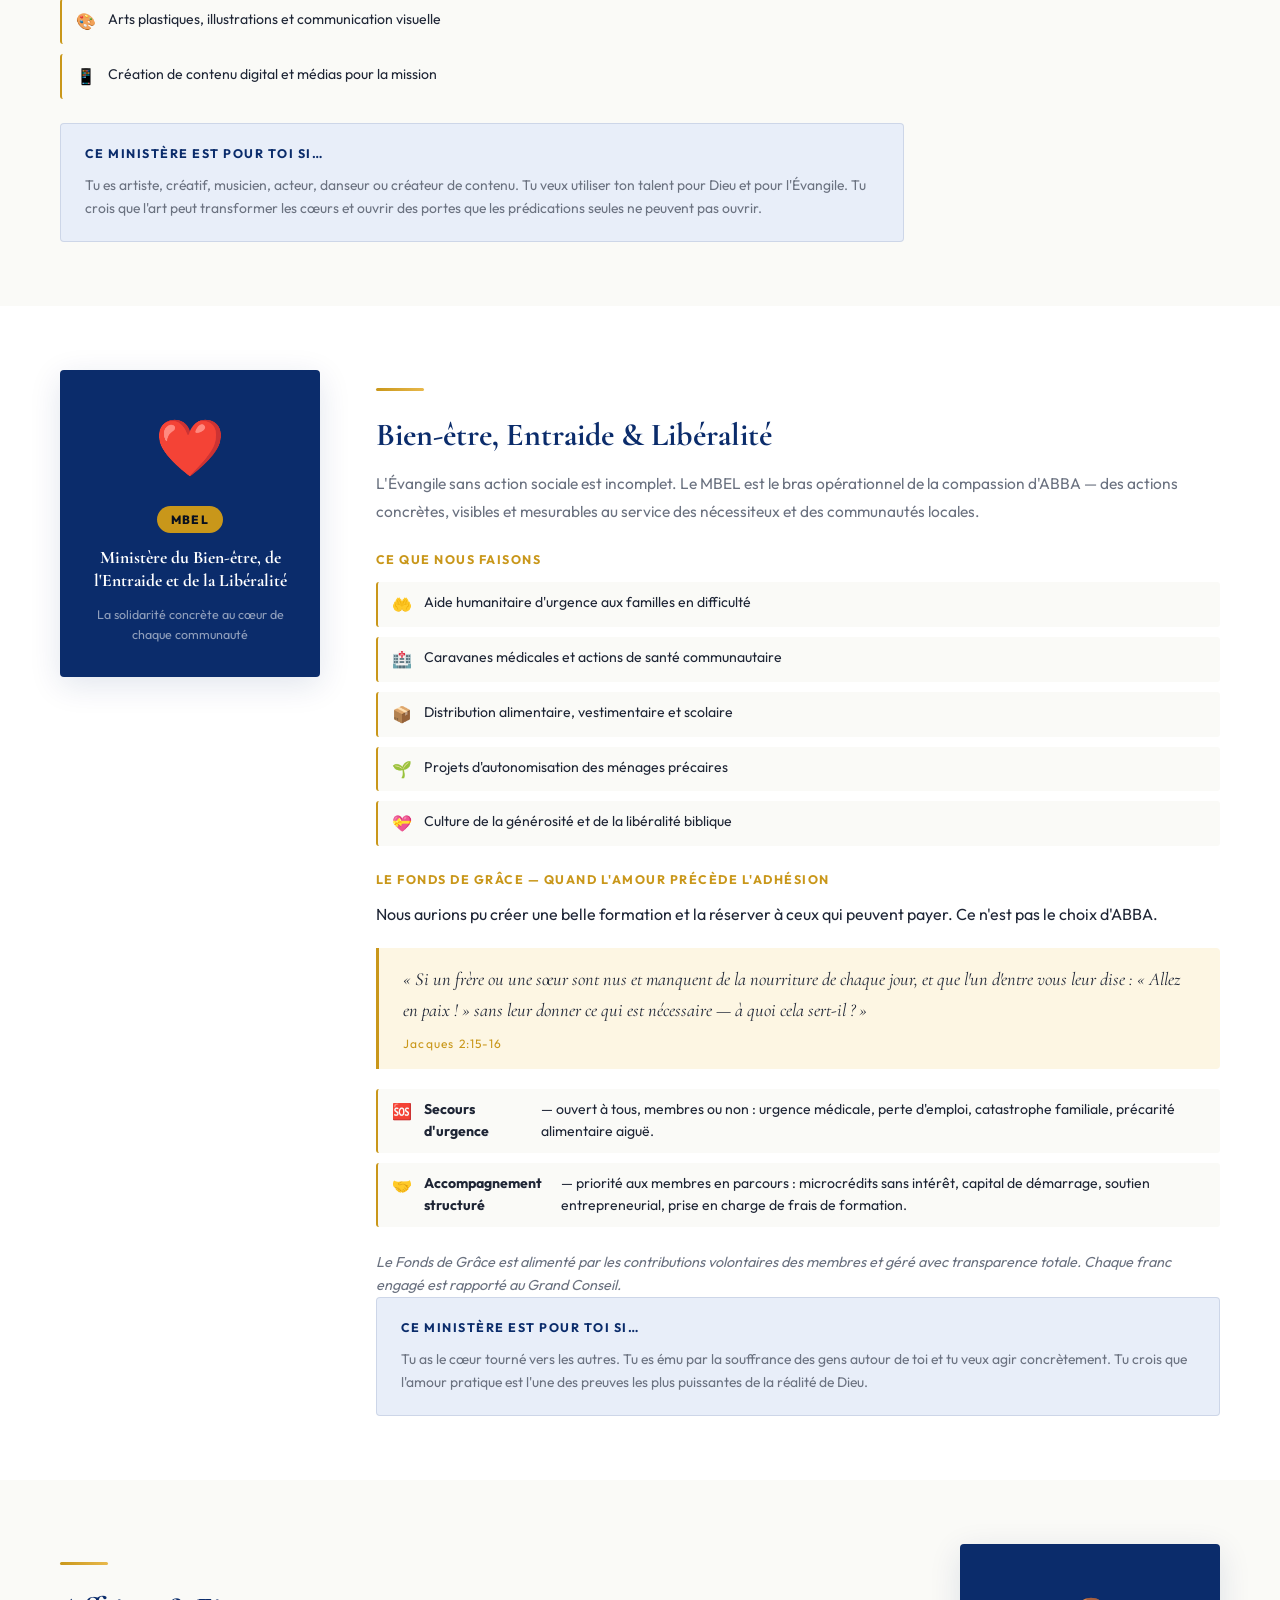
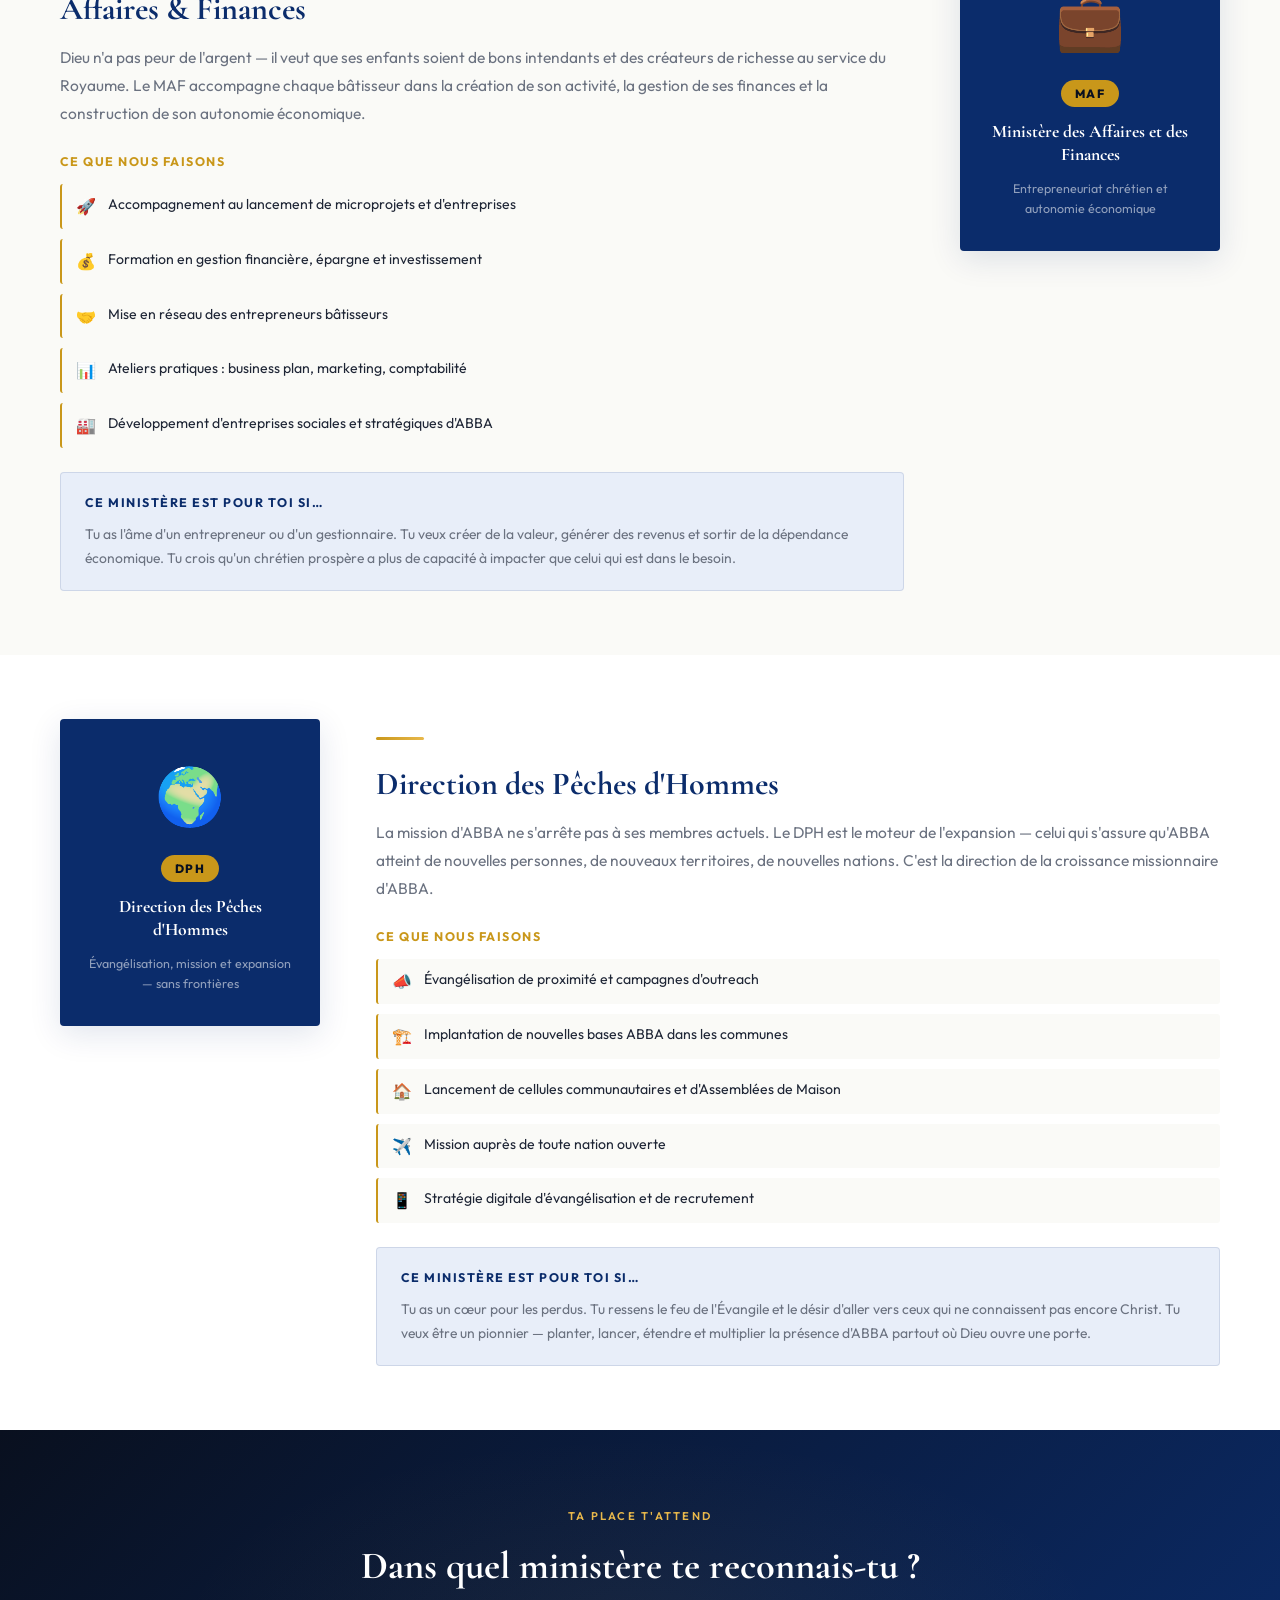
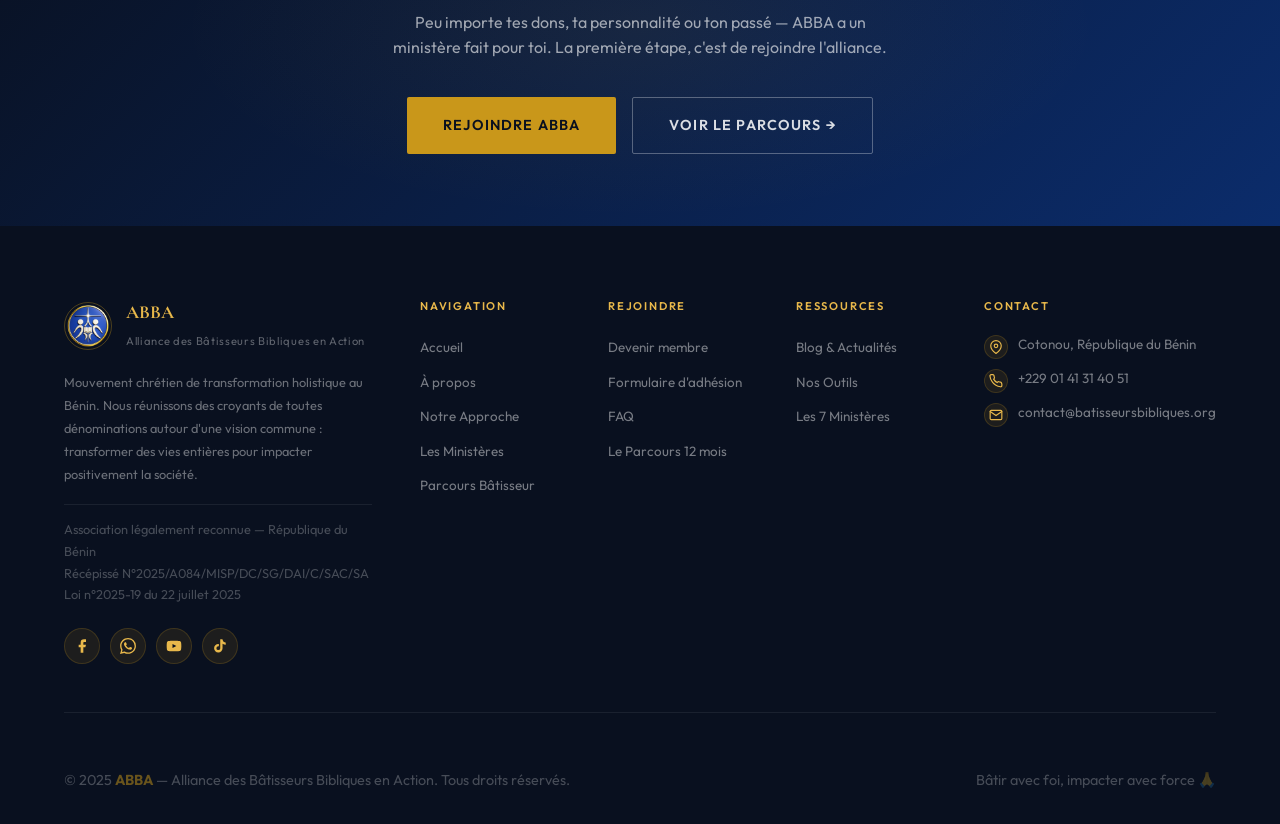
<file: ministeres.html>
<!DOCTYPE html>
<html lang="fr">
<head>
<meta charset="UTF-8">
<meta name="viewport" content="width=device-width, initial-scale=1.0">
<title>Les 7 Ministères — ABBA | Alliance des Bâtisseurs Bibliques en Action</title>
<meta name="description" content="Découvrez les 7 ministères d'ABBA : MIPS, MPS, MPO, MEA, MBEL, MAF, DPH. Trouve ta place et rejoins le mouvement de transformation holistique.">
<link rel="stylesheet" href="style'.css">
<style>
/* Intro synergy */
.synergy-row { display: grid; grid-template-columns: 1fr 1fr; gap: 56px; align-items: center; }
.synergy-icons {
  display: grid; grid-template-columns: repeat(4,1fr); gap: 12px;
}
.sy-icon {
  aspect-ratio: 1; background: rgba(255,255,255,0.06);
  border: 1px solid rgba(201,151,26,0.2); border-radius: 6px;
  display: flex; flex-direction: column; align-items: center; justify-content: center;
  gap: 6px; transition: all 0.25s; cursor: default;
}
.sy-icon:hover { background: rgba(201,151,26,0.12); border-color: rgba(201,151,26,0.4); transform: scale(1.06); }
.sy-icon span:first-child { font-size: 1.5rem; }
.sy-icon .sy-code { font-size: 0.62rem; color: rgba(255,255,255,0.55); font-weight: 700; letter-spacing: 0.06em; }

/* Ministry cards */
.min-section { padding: 64px 0; }
.min-section:nth-child(even) { background: var(--ivory); }
.min-section:nth-child(odd)  { background: var(--white); }

.min-layout { display: grid; grid-template-columns: 260px 1fr; gap: 56px; align-items: start; }
.min-layout.reverse { grid-template-columns: 1fr 260px; }
.min-layout.reverse .min-sidebar { order: 2; }
.min-layout.reverse .min-body   { order: 1; }

.min-sidebar {
  background: var(--royal); color: var(--white);
  border-radius: 4px; padding: 32px 24px; text-align: center;
  box-shadow: var(--shadow-md); position: sticky; top: 90px;
}
.min-sidebar .min-big-icon { font-size: 3.5rem; margin-bottom: 14px; }
.min-sidebar .min-code {
  display: inline-block; background: var(--gold); color: var(--dark);
  font-size: 0.75rem; font-weight: 800; letter-spacing: 0.12em;
  text-transform: uppercase; padding: 4px 14px; border-radius: 100px;
  margin-bottom: 14px;
}
.min-sidebar .min-name {
  font-family: 'Cormorant Garamond', serif;
  font-size: 1.1rem; font-weight: 700; color: var(--white); margin-bottom: 12px; line-height: 1.3;
}
.min-sidebar .min-tagline { font-size: 0.78rem; color: rgba(255,255,255,0.55); line-height: 1.6; }

.min-body h2 {
  font-family: 'Cormorant Garamond', serif;
  font-size: 2rem; font-weight: 700; color: var(--royal); margin-bottom: 10px;
}
.min-body .min-lead { font-size: 0.97rem; color: var(--muted); line-height: 1.8; margin-bottom: 24px; }
.min-body h4 { font-size: 0.78rem; text-transform: uppercase; letter-spacing: 0.12em; color: var(--gold); margin-bottom: 12px; font-weight: 700; }

.min-activities {
  list-style: none; display: flex; flex-direction: column; gap: 10px; margin-bottom: 24px;
}
.min-activities li {
  display: flex; align-items: flex-start; gap: 12px;
  font-size: 0.88rem; color: var(--text); line-height: 1.55;
  padding: 10px 14px; background: var(--ivory); border-radius: 3px;
  border-left: 2px solid var(--gold);
}
.min-activities li .act-icon { flex-shrink: 0; font-size: 1rem; }

.min-for-who {
  background: var(--royal-soft); border-radius: 4px; padding: 20px 24px;
  border: 1px solid rgba(11,44,107,0.12);
}
.min-for-who h4 { color: var(--royal); margin-bottom: 10px; }
.min-for-who p { font-size: 0.87rem; color: var(--muted); line-height: 1.7; }

/* Overview grid (small cards) */
.overview-grid { display: grid; grid-template-columns: repeat(3,1fr); gap: 20px; }
.ov-card {
  background: var(--white); border-radius: 4px; padding: 24px 20px;
  box-shadow: var(--shadow-sm); border-top: 3px solid var(--gold);
  text-align: center; transition: transform 0.2s, box-shadow 0.2s;
}
.ov-card:hover { transform: translateY(-5px); box-shadow: var(--shadow-md); }
.ov-icon { font-size: 2rem; margin-bottom: 10px; }
.ov-code { font-size: 0.68rem; font-weight: 800; letter-spacing: 0.14em; color: var(--gold); text-transform: uppercase; margin-bottom: 6px; }
.ov-name { font-weight: 700; color: var(--royal); font-size: 0.9rem; margin-bottom: 6px; }
.ov-desc { font-size: 0.78rem; color: var(--muted); line-height: 1.55; }

@media (max-width: 900px) {
  .min-layout, .min-layout.reverse { grid-template-columns: 1fr; }
  .min-layout.reverse .min-sidebar, .min-layout.reverse .min-body { order: unset; }
  .min-sidebar { position: static; }
  .synergy-row { grid-template-columns: 1fr; }
  .overview-grid { grid-template-columns: 1fr 1fr; }
}
@media (max-width: 480px) {
  .overview-grid { grid-template-columns: 1fr; }
  .synergy-icons { grid-template-columns: repeat(4,1fr); }
}
</style>
</head>
<body>

<nav id="abba-nav"></nav>

<main class="page-content">

  <div class="page-hero">
    <div class="container">
      <div class="breadcrumb"><a href="index.html">Accueil</a><span>/</span><span>Les Ministères</span></div>
      <h1>Les <span>7 Ministères</span> d'ABBA</h1>
      <p>Chaque bâtisseur trouve sa place dans l'un ou plusieurs de ces ministères selon ses dons, ses passions et son appel. Ta place t'y attend.</p>
    </div>
  </div>

  <!-- SYNERGIE -->
  <section style="background:linear-gradient(135deg, var(--dark), var(--royal));">
    <div class="container">
      <div class="synergy-row">
        <div class="animate-up">
          <span class="section-eyebrow light">7 Ministères · 1 Vision</span>
          <h2 class="section-title light">Une synergie au service de la transformation</h2>
          <div class="divider"></div>
          <p class="section-lead light" style="margin-bottom:20px;">
            Les 7 ministères d'ABBA ne fonctionnent pas en silo. Ils travaillent en synergie permanente — chacun apportant sa contribution spécifique à l'accomplissement de la mission globale. Ensemble, ils couvrent toutes les dimensions de la vie humaine et de la société.
          </p>
          <div class="verse-block" style="background:rgba(255,255,255,0.06); border-left-color:var(--gold);">
            <p style="color:rgba(255,255,255,0.85);">« Il a donné les uns comme apôtres, les autres comme prophètes, les autres comme évangélistes… »</p>
            <cite>Éphésiens 4:11</cite>
          </div>
        </div>
        <div class="synergy-icons animate-up">
          <div class="sy-icon"><span>🙏</span><span class="sy-code">MIPS</span></div>
          <div class="sy-icon"><span>📖</span><span class="sy-code">MPS</span></div>
          <div class="sy-icon"><span>🛡️</span><span class="sy-code">MPO</span></div>
          <div class="sy-icon"><span>🎭</span><span class="sy-code">MEA</span></div>
          <div class="sy-icon"><span>❤️</span><span class="sy-code">MBEL</span></div>
          <div class="sy-icon"><span>💼</span><span class="sy-code">MAF</span></div>
          <div class="sy-icon"><span>🌍</span><span class="sy-code">DPH</span></div>
          <div class="sy-icon" style="opacity:0.3; border-style:dashed;"><span>＋</span><span class="sy-code">Toi ?</span></div>
        </div>
      </div>
    </div>
  </section>

  <!-- VUE D'ENSEMBLE -->
  <section style="background:var(--ivory);">
    <div class="container">
      <div style="text-align:center; margin-bottom:44px;">
        <span class="section-eyebrow">Aperçu</span>
        <h2 class="section-title">Les 7 Ministères en un coup d'œil</h2>
        <div class="divider center"></div>
      </div>
      <div class="overview-grid">
        <div class="ov-card animate-up"><div class="ov-icon">🙏</div><div class="ov-code">MIPS</div><div class="ov-name">Intercession & Prière Stratégique</div><div class="ov-desc">Couverture spirituelle — veille, prières et combat spirituel</div></div>
        <div class="ov-card animate-up"><div class="ov-icon">📖</div><div class="ov-code">MPS</div><div class="ov-name">Perfectionnement des Saints</div><div class="ov-desc">Formation biblique, enseignement, formation des formateurs</div></div>
        <div class="ov-card animate-up"><div class="ov-icon">🛡️</div><div class="ov-code">MPO</div><div class="ov-name">Protection & Orientation</div><div class="ov-desc">Cure d'âme, counseling, accompagnement des vulnérables</div></div>
        <div class="ov-card animate-up"><div class="ov-icon">🎭</div><div class="ov-code">MEA</div><div class="ov-name">Évangélisation par les Arts</div><div class="ov-desc">Musique, théâtre, danse, arts plastiques, médias</div></div>
        <div class="ov-card animate-up"><div class="ov-icon">❤️</div><div class="ov-code">MBEL</div><div class="ov-name">Bien-être, Entraide & Libéralité</div><div class="ov-desc">Solidarité, aide aux nécessiteux, actions sociales</div></div>
        <div class="ov-card animate-up"><div class="ov-icon">💼</div><div class="ov-code">MAF</div><div class="ov-name">Affaires & Finances</div><div class="ov-desc">Entrepreneuriat chrétien, microprojets, autonomie économique</div></div>
        <div class="ov-card animate-up" style="grid-column: 1/-1; max-width: 340px; margin: 0 auto;"><div class="ov-icon">🌍</div><div class="ov-code">DPH</div><div class="ov-name">Direction des Pêches d'Hommes</div><div class="ov-desc">Évangélisation, mission, implantation de bases, expansion</div></div>
      </div>
    </div>
  </section>

  <!-- MIPS -->
  <section class="min-section" style="background:var(--white);">
    <div class="container">
      <div class="min-layout animate-up">
        <div class="min-sidebar">
          <div class="min-big-icon">🙏</div>
          <div class="min-code">MIPS</div>
          <div class="min-name">Ministère d'Intercession et de Prière Stratégique</div>
          <div class="min-tagline">La couverture spirituelle de toute l'alliance</div>
        </div>
        <div class="min-body">
          <div class="divider"></div>
          <h2>Intercession & Prière Stratégique</h2>
          <p class="min-lead">Toute grande œuvre commence et se soutient par la prière. Le MIPS est la fondation spirituelle invisible sur laquelle repose toute l'alliance ABBA. Ses membres sont des intercesseurs formés, des guerriers de prière qui couvrent, protègent et ouvrent des portes spirituelles pour la mission.</p>
          <h4>Ce que nous faisons</h4>
          <ul class="min-activities">
            <li><span class="act-icon">🔥</span> Veillées de prière et intercession stratégique pour la vision ABBA</li>
            <li><span class="act-icon">⚔️</span> Combat spirituel — identification et bris des forteresses</li>
            <li><span class="act-icon">🗺️</span> Prière cartographique pour chaque localité couverte</li>
            <li><span class="act-icon">📿</span> Couverture spirituelle de chaque bâtisseur, activité et événement</li>
            <li><span class="act-icon">🏠</span> Formation d'intercesseurs dans chaque cellule communautaire</li>
          </ul>
          <div class="min-for-who">
            <h4>Ce ministère est pour toi si…</h4>
            <p>Tu as une passion profonde pour la prière. Tu ressens souvent le besoin d'intercéder pour les autres, pour ton pays, pour ton église. Tu veux que ta vie de prière aille au-delà du personnel pour avoir un impact collectif et stratégique.</p>
          </div>
        </div>
      </div>
    </div>
  </section>

  <!-- MPS -->
  <section class="min-section" style="background:var(--ivory);">
    <div class="container">
      <div class="min-layout reverse animate-up">
        <div class="min-body">
          <div class="divider"></div>
          <h2>Perfectionnement des Saints</h2>
          <p class="min-lead">La Parole de Dieu est la nourriture du bâtisseur. Le MPS a pour mission de former des croyants qui connaissent vraiment la Bible, qui savent l'enseigner avec précision et qui peuvent à leur tour former d'autres formateurs — pour que la multiplication soit exponentielle.</p>
          <h4>Ce que nous faisons</h4>
          <ul class="min-activities">
            <li><span class="act-icon">📖</span> Formation biblique approfondie et systématique</li>
            <li><span class="act-icon">🎓</span> Formation de formateurs — multiplier l'impact par la transmission</li>
            <li><span class="act-icon">📝</span> Production de supports pédagogiques et ressources de formation</li>
            <li><span class="act-icon">🏫</span> Animation des séances hebdomadaires du Parcours Bâtisseur</li>
            <li><span class="act-icon">📡</span> Contenu digital pour la formation à distance</li>
          </ul>
          <div class="min-for-who">
            <h4>Ce ministère est pour toi si…</h4>
            <p>Tu aimes enseigner, transmettre et former. Tu as la passion de la Parole de Dieu et le désir de voir d'autres grandir dans leur connaissance et leur pratique. Tu veux être un enseignant, un formateur, un pasteur-formateur au sein d'ABBA.</p>
          </div>
        </div>
        <div class="min-sidebar">
          <div class="min-big-icon">📖</div>
          <div class="min-code">MPS</div>
          <div class="min-name">Ministère de Perfectionnement des Saints</div>
          <div class="min-tagline">Former des formateurs pour une multiplication exponentielle</div>
        </div>
      </div>
    </div>
  </section>

  <!-- MPO -->
  <section class="min-section" style="background:var(--white);">
    <div class="container">
      <div class="min-layout animate-up">
        <div class="min-sidebar">
          <div class="min-big-icon">🛡️</div>
          <div class="min-code">MPO</div>
          <div class="min-name">Ministère de Protection et d'Orientation</div>
          <div class="min-tagline">Soigner les âmes blessées et guider ceux qui cherchent leur chemin</div>
        </div>
        <div class="min-body">
          <div class="divider"></div>
          <h2>Protection & Orientation</h2>
          <p class="min-lead">Beaucoup de croyants portent des blessures profondes qui les empêchent de s'épanouir. Le MPO est le bras de soins d'ABBA — un espace de confidentialité, d'écoute et de guérison pour toutes les personnes vulnérables, blessées ou en perte de repères.</p>
          <h4>Ce que nous faisons</h4>
          <ul class="min-activities">
            <li><span class="act-icon">💗</span> Cure d'âme individuelle et accompagnement pastoral</li>
            <li><span class="act-icon">🧠</span> Counseling chrétien — santé émotionnelle et psychologique</li>
            <li><span class="act-icon">👶</span> Protection et accompagnement des personnes vulnérables</li>
            <li><span class="act-icon">🏠</span> Soutien aux familles en crise et aux individus en détresse</li>
            <li><span class="act-icon">🔄</span> Programme de restauration et de réintégration sociale</li>
          </ul>
          <div class="min-for-who">
            <h4>Ce ministère est pour toi si…</h4>
            <p>Tu as le don d'écoute et d'empathie. Tu es à l'aise pour accompagner des personnes en difficulté. Tu veux mettre tes compétences en psychologie, en counseling ou en pastorale au service des plus fragiles de la communauté.</p>
          </div>
        </div>
      </div>
    </div>
  </section>

  <!-- MEA -->
  <section class="min-section" style="background:var(--ivory);">
    <div class="container">
      <div class="min-layout reverse animate-up">
        <div class="min-body">
          <div class="divider"></div>
          <h2>Évangélisation par les Arts</h2>
          <p class="min-lead">L'art est l'un des langages les plus universels et les plus puissants pour toucher les cœurs. Le MEA mobilise musiciens, acteurs, danseurs, artistes et créateurs de contenu au service de l'Évangile — pour rejoindre ceux que les mots seuls ne touchent pas.</p>
          <h4>Ce que nous faisons</h4>
          <ul class="min-activities">
            <li><span class="act-icon">🎵</span> Musique chrétienne — composition, production, concerts d'évangélisation</li>
            <li><span class="act-icon">🎭</span> Théâtre et arts de la scène pour l'évangélisation</li>
            <li><span class="act-icon">💃</span> Danse et expression corporelle au service du culte</li>
            <li><span class="act-icon">🎨</span> Arts plastiques, illustrations et communication visuelle</li>
            <li><span class="act-icon">📱</span> Création de contenu digital et médias pour la mission</li>
          </ul>
          <div class="min-for-who">
            <h4>Ce ministère est pour toi si…</h4>
            <p>Tu es artiste, créatif, musicien, acteur, danseur ou créateur de contenu. Tu veux utiliser ton talent pour Dieu et pour l'Évangile. Tu crois que l'art peut transformer les cœurs et ouvrir des portes que les prédications seules ne peuvent pas ouvrir.</p>
          </div>
        </div>
        <div class="min-sidebar">
          <div class="min-big-icon">🎭</div>
          <div class="min-code">MEA</div>
          <div class="min-name">Ministère d'Évangélisation par les Arts</div>
          <div class="min-tagline">L'art comme arme d'évangélisation et de transformation</div>
        </div>
      </div>
    </div>
  </section>

  <!-- MBEL -->
  <section class="min-section" style="background:var(--white);">
    <div class="container">
      <div class="min-layout animate-up">
        <div class="min-sidebar">
          <div class="min-big-icon">❤️</div>
          <div class="min-code">MBEL</div>
          <div class="min-name">Ministère du Bien-être, de l'Entraide et de la Libéralité</div>
          <div class="min-tagline">La solidarité concrète au cœur de chaque communauté</div>
        </div>
        <div class="min-body">
          <div class="divider"></div>
          <h2>Bien-être, Entraide & Libéralité</h2>
          <p class="min-lead">L'Évangile sans action sociale est incomplet. Le MBEL est le bras opérationnel de la compassion d'ABBA — des actions concrètes, visibles et mesurables au service des nécessiteux et des communautés locales.</p>
          <h4>Ce que nous faisons</h4>
          <ul class="min-activities">
            <li><span class="act-icon">🤲</span> Aide humanitaire d'urgence aux familles en difficulté</li>
            <li><span class="act-icon">🏥</span> Caravanes médicales et actions de santé communautaire</li>
            <li><span class="act-icon">📦</span> Distribution alimentaire, vestimentaire et scolaire</li>
            <li><span class="act-icon">🌱</span> Projets d'autonomisation des ménages précaires</li>
            <li><span class="act-icon">💝</span> Culture de la générosité et de la libéralité biblique</li>
          </ul>
          <h4>Le Fonds de Grâce — Quand l'amour précède l'adhésion</h4>
          <p>Nous aurions pu créer une belle formation et la réserver à ceux qui peuvent payer. Ce n'est pas le choix d'ABBA.</p>
          <div class="verse-block" style="margin:20px 0;">
            <p style="font-size:1.15rem;">« Si un frère ou une sœur sont nus et manquent de la nourriture de chaque jour, et que l'un d'entre vous leur dise : « Allez en paix ! » sans leur donner ce qui est nécessaire — à quoi cela sert-il ? »</p>
            <cite>Jacques 2:15-16</cite>
          </div>
          <ul class="min-activities">
            <li><span class="act-icon">🆘</span> <strong>Secours d'urgence</strong> — ouvert à tous, membres ou non : urgence médicale, perte d'emploi, catastrophe familiale, précarité alimentaire aiguë.</li>
            <li><span class="act-icon">🤝</span> <strong>Accompagnement structuré</strong> — priorité aux membres en parcours : microcrédits sans intérêt, capital de démarrage, soutien entrepreneurial, prise en charge de frais de formation.</li>
          </ul>
          <p style="font-size:0.9rem; color:var(--muted); font-style:italic;">Le Fonds de Grâce est alimenté par les contributions volontaires des membres et géré avec transparence totale. Chaque franc engagé est rapporté au Grand Conseil.</p>
          <div class="min-for-who">
            <h4>Ce ministère est pour toi si…</h4>
            <p>Tu as le cœur tourné vers les autres. Tu es ému par la souffrance des gens autour de toi et tu veux agir concrètement. Tu crois que l'amour pratique est l'une des preuves les plus puissantes de la réalité de Dieu.</p>
          </div>
        </div>
      </div>
    </div>
  </section>

  <!-- MAF -->
  <section class="min-section" style="background:var(--ivory);">
    <div class="container">
      <div class="min-layout reverse animate-up">
        <div class="min-body">
          <div class="divider"></div>
          <h2>Affaires & Finances</h2>
          <p class="min-lead">Dieu n'a pas peur de l'argent — il veut que ses enfants soient de bons intendants et des créateurs de richesse au service du Royaume. Le MAF accompagne chaque bâtisseur dans la création de son activité, la gestion de ses finances et la construction de son autonomie économique.</p>
          <h4>Ce que nous faisons</h4>
          <ul class="min-activities">
            <li><span class="act-icon">🚀</span> Accompagnement au lancement de microprojets et d'entreprises</li>
            <li><span class="act-icon">💰</span> Formation en gestion financière, épargne et investissement</li>
            <li><span class="act-icon">🤝</span> Mise en réseau des entrepreneurs bâtisseurs</li>
            <li><span class="act-icon">📊</span> Ateliers pratiques : business plan, marketing, comptabilité</li>
            <li><span class="act-icon">🏭</span> Développement d'entreprises sociales et stratégiques d'ABBA</li>
          </ul>
          <div class="min-for-who">
            <h4>Ce ministère est pour toi si…</h4>
            <p>Tu as l'âme d'un entrepreneur ou d'un gestionnaire. Tu veux créer de la valeur, générer des revenus et sortir de la dépendance économique. Tu crois qu'un chrétien prospère a plus de capacité à impacter que celui qui est dans le besoin.</p>
          </div>
        </div>
        <div class="min-sidebar">
          <div class="min-big-icon">💼</div>
          <div class="min-code">MAF</div>
          <div class="min-name">Ministère des Affaires et des Finances</div>
          <div class="min-tagline">Entrepreneuriat chrétien et autonomie économique</div>
        </div>
      </div>
    </div>
  </section>

  <!-- DPH -->
  <section class="min-section" style="background:var(--white);">
    <div class="container">
      <div class="min-layout animate-up">
        <div class="min-sidebar">
          <div class="min-big-icon">🌍</div>
          <div class="min-code">DPH</div>
          <div class="min-name">Direction des Pêches d'Hommes</div>
          <div class="min-tagline">Évangélisation, mission et expansion — sans frontières</div>
        </div>
        <div class="min-body">
          <div class="divider"></div>
          <h2>Direction des Pêches d'Hommes</h2>
          <p class="min-lead">La mission d'ABBA ne s'arrête pas à ses membres actuels. Le DPH est le moteur de l'expansion — celui qui s'assure qu'ABBA atteint de nouvelles personnes, de nouveaux territoires, de nouvelles nations. C'est la direction de la croissance missionnaire d'ABBA.</p>
          <h4>Ce que nous faisons</h4>
          <ul class="min-activities">
            <li><span class="act-icon">📣</span> Évangélisation de proximité et campagnes d'outreach</li>
            <li><span class="act-icon">🏗️</span> Implantation de nouvelles bases ABBA dans les communes</li>
            <li><span class="act-icon">🏠</span> Lancement de cellules communautaires et d'Assemblées de Maison</li>
            <li><span class="act-icon">✈️</span> Mission auprès de toute nation ouverte</li>
            <li><span class="act-icon">📱</span> Stratégie digitale d'évangélisation et de recrutement</li>
          </ul>
          <div class="min-for-who">
            <h4>Ce ministère est pour toi si…</h4>
            <p>Tu as un cœur pour les perdus. Tu ressens le feu de l'Évangile et le désir d'aller vers ceux qui ne connaissent pas encore Christ. Tu veux être un pionnier — planter, lancer, étendre et multiplier la présence d'ABBA partout où Dieu ouvre une porte.</p>
          </div>
        </div>
      </div>
    </div>
  </section>

  <!-- CTA -->
  <div class="cta-band">
    <div class="container">
      <span class="section-eyebrow light">Ta place t'attend</span>
      <h2>Dans quel ministère te reconnais-tu ?</h2>
      <p>Peu importe tes dons, ta personnalité ou ton passé — ABBA a un ministère fait pour toi. La première étape, c'est de rejoindre l'alliance.</p>
      <div class="btn-group">
        <a class="btn btn-primary btn-lg" href="rejoindre.html">Rejoindre ABBA</a>
        <a class="btn btn-outline-light btn-lg" href="parcours.html">Voir le Parcours →</a>
      </div>
    </div>
  </div>

</main>

<footer id="abba-footer"></footer>
<script src="images.js"></script>
<script src="nav.js"></script>
<script>
document.addEventListener('DOMContentLoaded', () => {
  if (typeof ABBA_IMAGES !== 'undefined')
    document.getElementById('footer-logo').src = ABBA_IMAGES.logo;
});
</script>
</body>
</html>
</file>
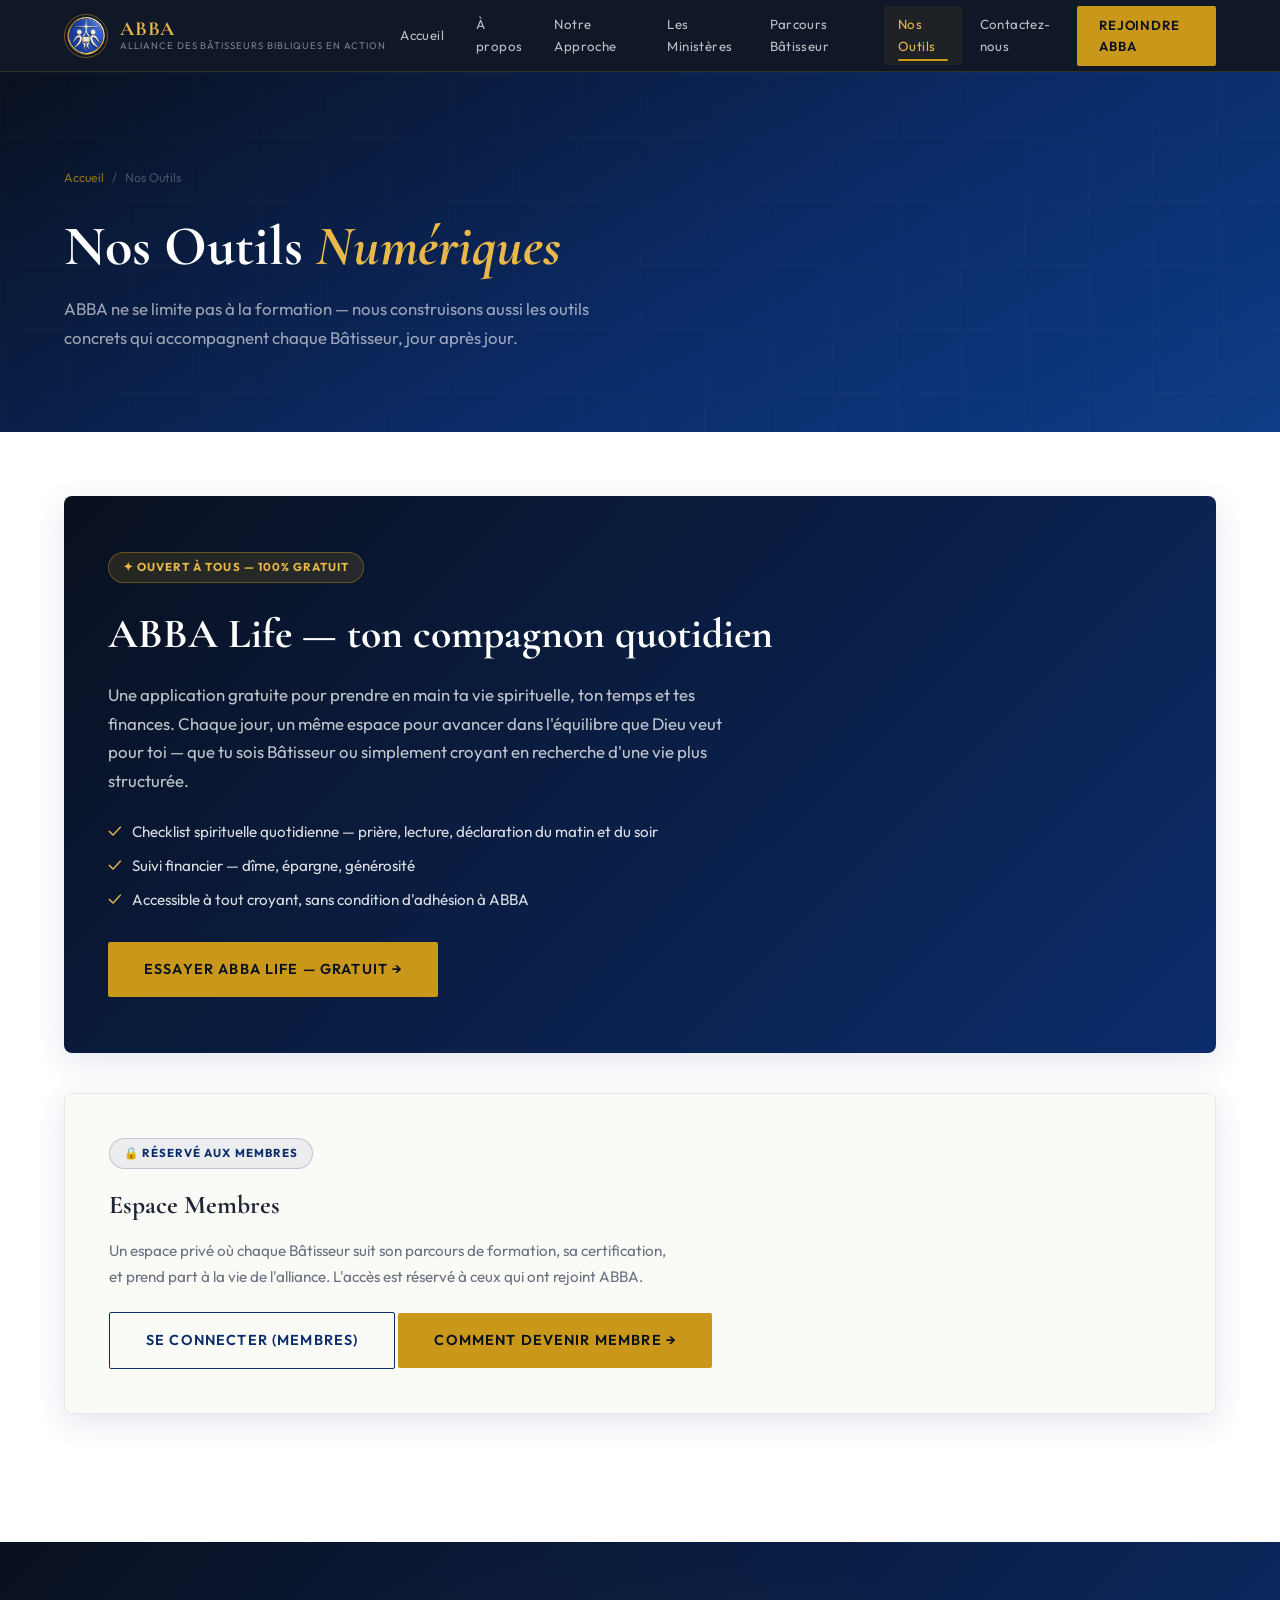
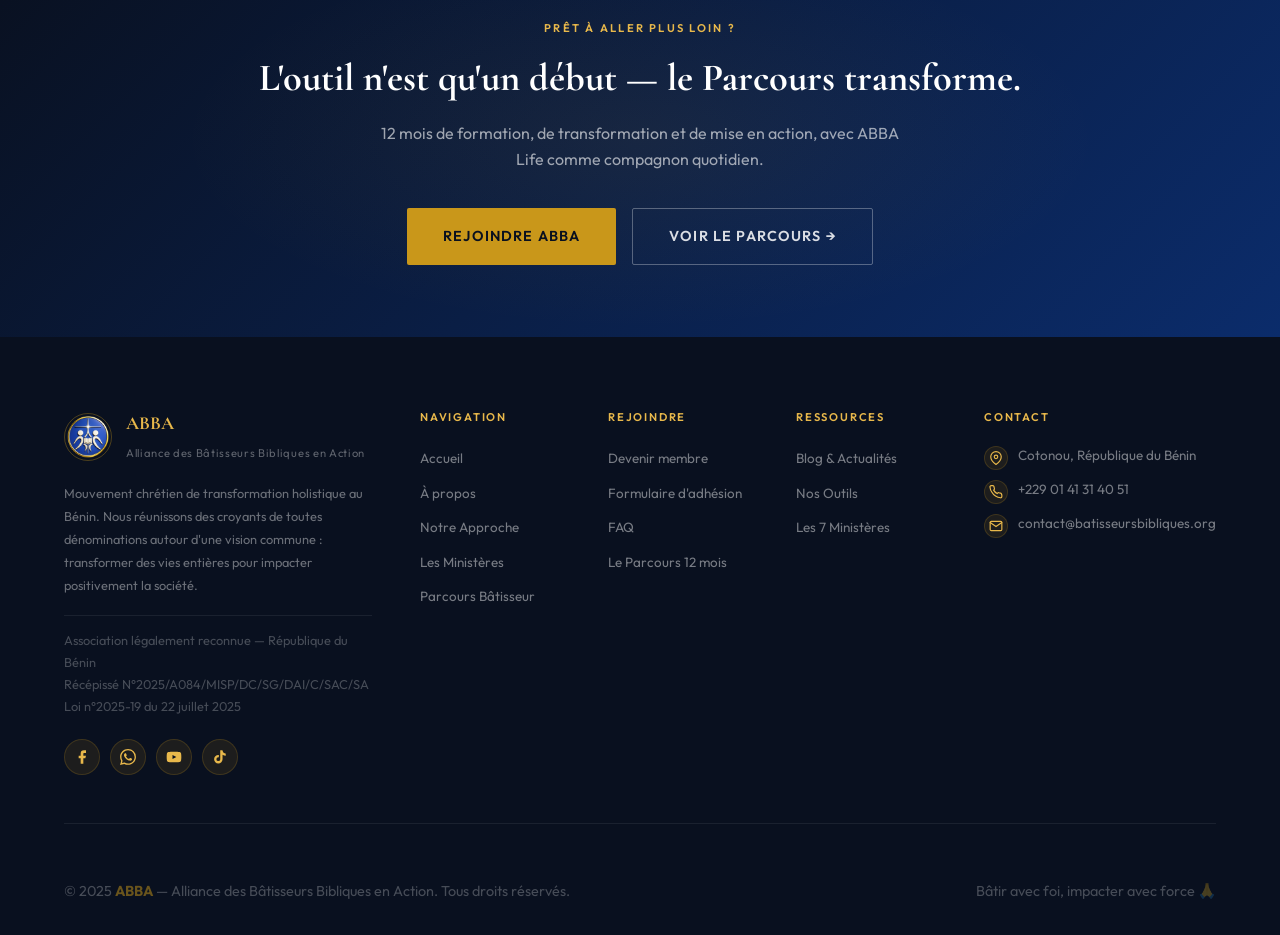
<file: outils.html>
<!DOCTYPE html>
<html lang="fr">
<head>
<meta charset="UTF-8">
<meta name="viewport" content="width=device-width, initial-scale=1.0">
<title>Nos Outils — ABBA | Alliance des Bâtisseurs Bibliques en Action</title>
<meta name="description" content="ABBA Life, l'application gratuite pour ta vie spirituelle, ton temps et tes finances — et l'Espace Membres, réservé aux Bâtisseurs.">
<link rel="stylesheet" href="style'.css">
<style>
.outil-block { border-radius: 8px; overflow: hidden; box-shadow: var(--shadow-md); margin-bottom: 40px; }
.outil-main { background: linear-gradient(135deg, var(--dark), var(--royal)); color: var(--white); padding: 56px 44px; }
.outil-main .outil-tag { display:inline-block; background: rgba(201,151,26,0.15); color: var(--gold-light); border:1px solid rgba(201,151,26,0.4); padding: 5px 14px; border-radius: 100px; font-size: 0.72rem; font-weight: 700; letter-spacing: 0.09em; text-transform: uppercase; margin-bottom: 18px; }
.outil-main h2 { font-family:'Cormorant Garamond', serif; font-size: clamp(1.8rem, 4vw, 2.6rem); margin-bottom: 14px; }
.outil-main p { color: rgba(255,255,255,0.75); font-size: 1.05rem; line-height: 1.7; max-width: 640px; margin-bottom: 24px; }
.outil-features { list-style:none; display:flex; flex-direction:column; gap:10px; margin-bottom: 30px; }
.outil-features li { display:flex; align-items:flex-start; gap:10px; font-size: 0.95rem; color: rgba(255,255,255,0.85); }
.outil-features li .ico { color: var(--gold-light); font-size:1.1rem; line-height:1.3; }

.outil-secondary { background: var(--ivory); padding: 44px; border: 1px solid var(--border); }
.outil-secondary .outil-tag { display:inline-block; background: rgba(11,44,107,0.06); color: var(--royal); border:1px solid rgba(11,44,107,0.2); padding: 5px 14px; border-radius: 100px; font-size: 0.72rem; font-weight: 700; letter-spacing: 0.09em; text-transform: uppercase; margin-bottom: 16px; }
.outil-secondary h3 { font-family:'Cormorant Garamond', serif; font-size: 1.6rem; color: var(--text); margin-bottom: 12px; }
.outil-secondary p { color: var(--muted); font-size: 0.95rem; line-height: 1.7; max-width: 560px; margin-bottom: 22px; }
.outil-secondary .btn-group { flex-wrap: wrap; }

@media (max-width: 700px) {
  .outil-main, .outil-secondary { padding: 36px 24px; }
}
</style>
</head>
<body>

<nav id="abba-nav"></nav>

<main class="page-content">

  <div class="page-hero">
    <div class="container">
      <div class="breadcrumb"><a href="index.html">Accueil</a><span>/</span><span>Nos Outils</span></div>
      <h1>Nos Outils <span>Numériques</span></h1>
      <p>ABBA ne se limite pas à la formation — nous construisons aussi les outils concrets qui accompagnent chaque Bâtisseur, jour après jour.</p>
    </div>
  </div>

  <!-- ABBA LIFE — MIS EN AVANT -->
  <section style="background:var(--white); padding-top:64px;">
    <div class="container">
      <div class="outil-block outil-main animate-up">
        <span class="outil-tag">✦ Ouvert à tous — 100% gratuit</span>
        <h2>ABBA Life — ton compagnon quotidien</h2>
        <p>Une application gratuite pour prendre en main ta vie spirituelle, ton temps et tes finances. Chaque jour, un même espace pour avancer dans l'équilibre que Dieu veut pour toi — que tu sois Bâtisseur ou simplement croyant en recherche d'une vie plus structurée.</p>
        <ul class="outil-features">
          <li><span class="ico">✓</span> Checklist spirituelle quotidienne — prière, lecture, déclaration du matin et du soir</li>
          <li><span class="ico">✓</span> Suivi financier — dîme, épargne, générosité</li>
          <li><span class="ico">✓</span> Accessible à tout croyant, sans condition d'adhésion à ABBA</li>
        </ul>
        <a class="btn btn-primary btn-lg" href="https://batisseursbibliques.org/abba-life/" target="_blank" rel="noopener">Essayer ABBA Life — gratuit →</a>
      </div>

      <!-- ESPACE MEMBRES — TEASER -->
      <div class="outil-block outil-secondary animate-up">
        <span class="outil-tag">🔒 Réservé aux membres</span>
        <h3>Espace Membres</h3>
        <p>Un espace privé où chaque Bâtisseur suit son parcours de formation, sa certification, et prend part à la vie de l'alliance. L'accès est réservé à ceux qui ont rejoint ABBA.</p>
        <div class="btn-group">
          <a class="btn btn-outline-dark btn-lg" href="https://abba-g.web.app/membres" target="_blank" rel="noopener">Se connecter (membres)</a>
          <a class="btn btn-primary btn-lg" href="rejoindre.html">Comment devenir membre →</a>
        </div>
      </div>
    </div>
  </section>

  <!-- CTA -->
  <div class="cta-band">
    <div class="container">
      <span class="section-eyebrow light">Prêt à aller plus loin ?</span>
      <h2>L'outil n'est qu'un début — le Parcours transforme.</h2>
      <p>12 mois de formation, de transformation et de mise en action, avec ABBA Life comme compagnon quotidien.</p>
      <div class="btn-group">
        <a class="btn btn-primary btn-lg" href="rejoindre.html">Rejoindre ABBA</a>
        <a class="btn btn-outline-light btn-lg" href="parcours.html">Voir le Parcours →</a>
      </div>
    </div>
  </div>

</main>

<footer id="abba-footer"></footer>
<script src="images.js"></script>
<script src="nav.js"></script>
<script>
document.addEventListener('DOMContentLoaded', () => {
  if (typeof ABBA_IMAGES !== 'undefined')
    document.getElementById('footer-logo').src = ABBA_IMAGES.logo;
});
</script>
</body>
</html>
</file>
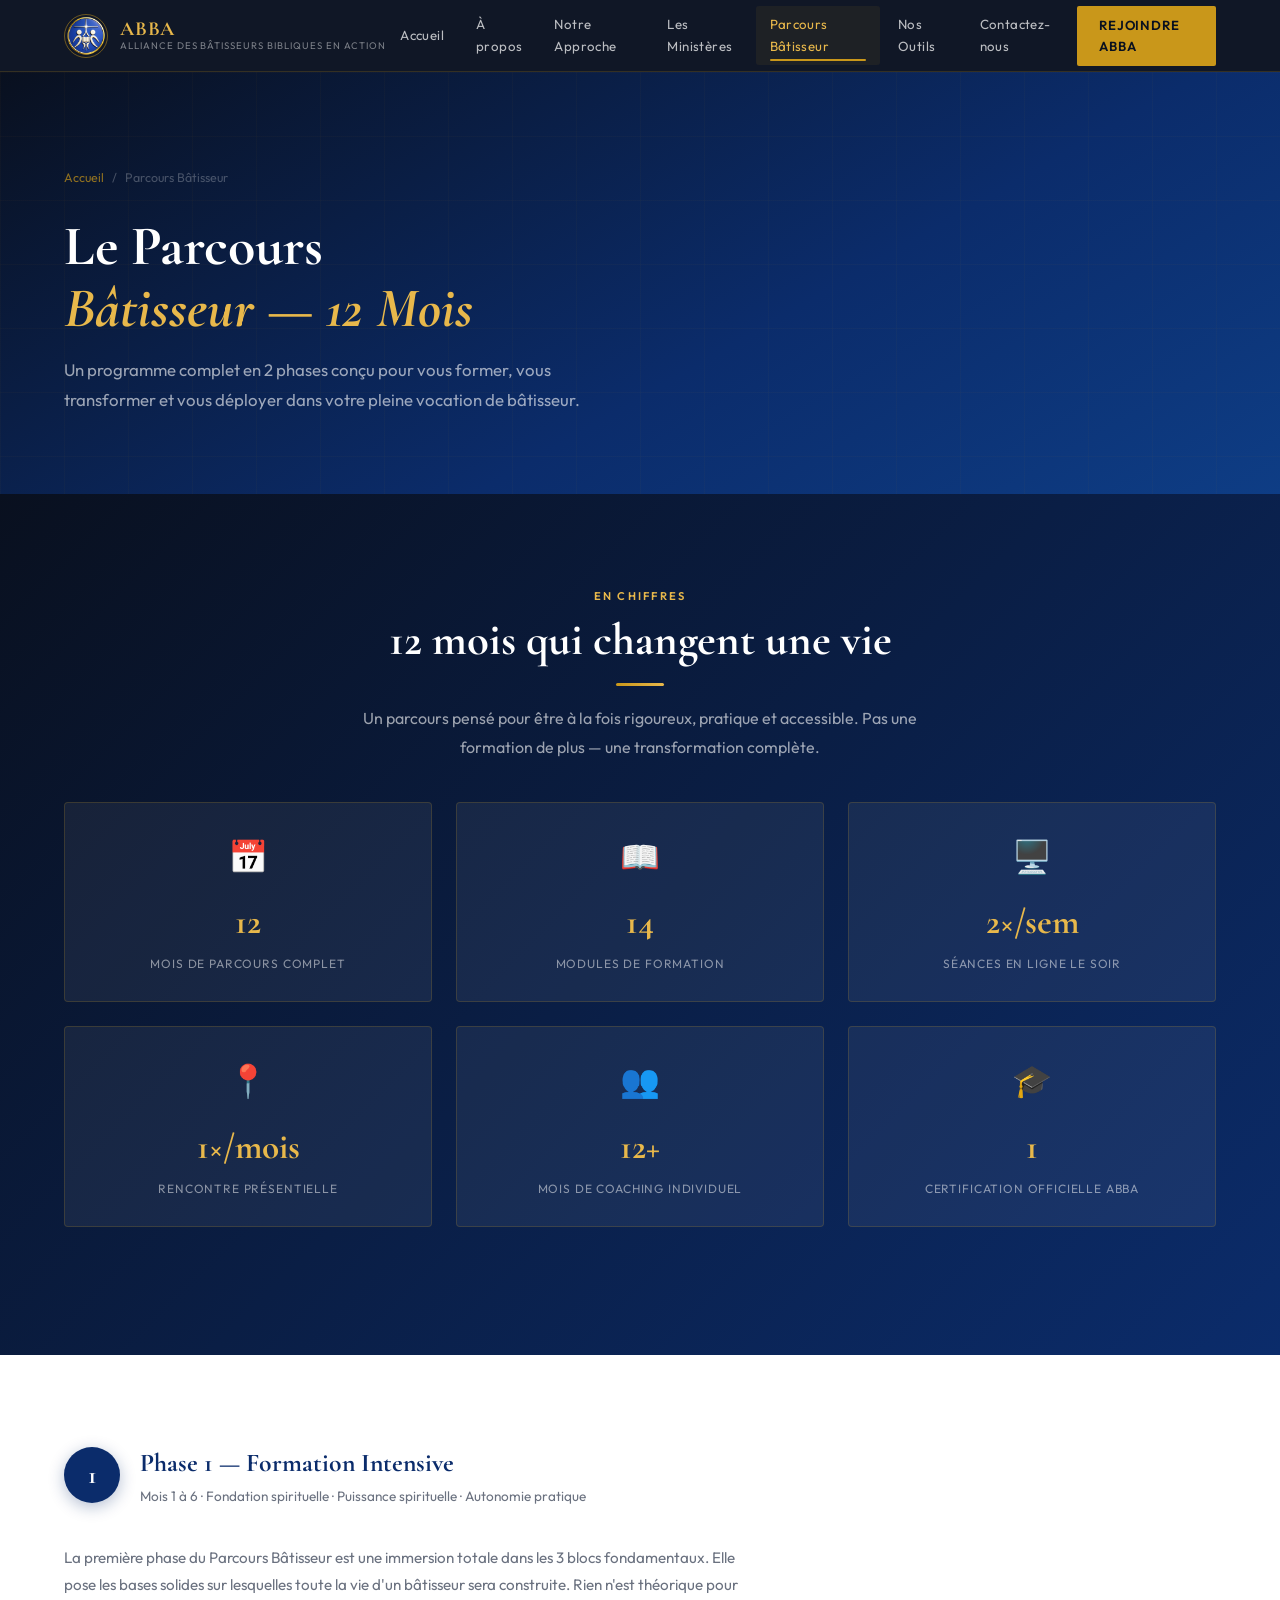
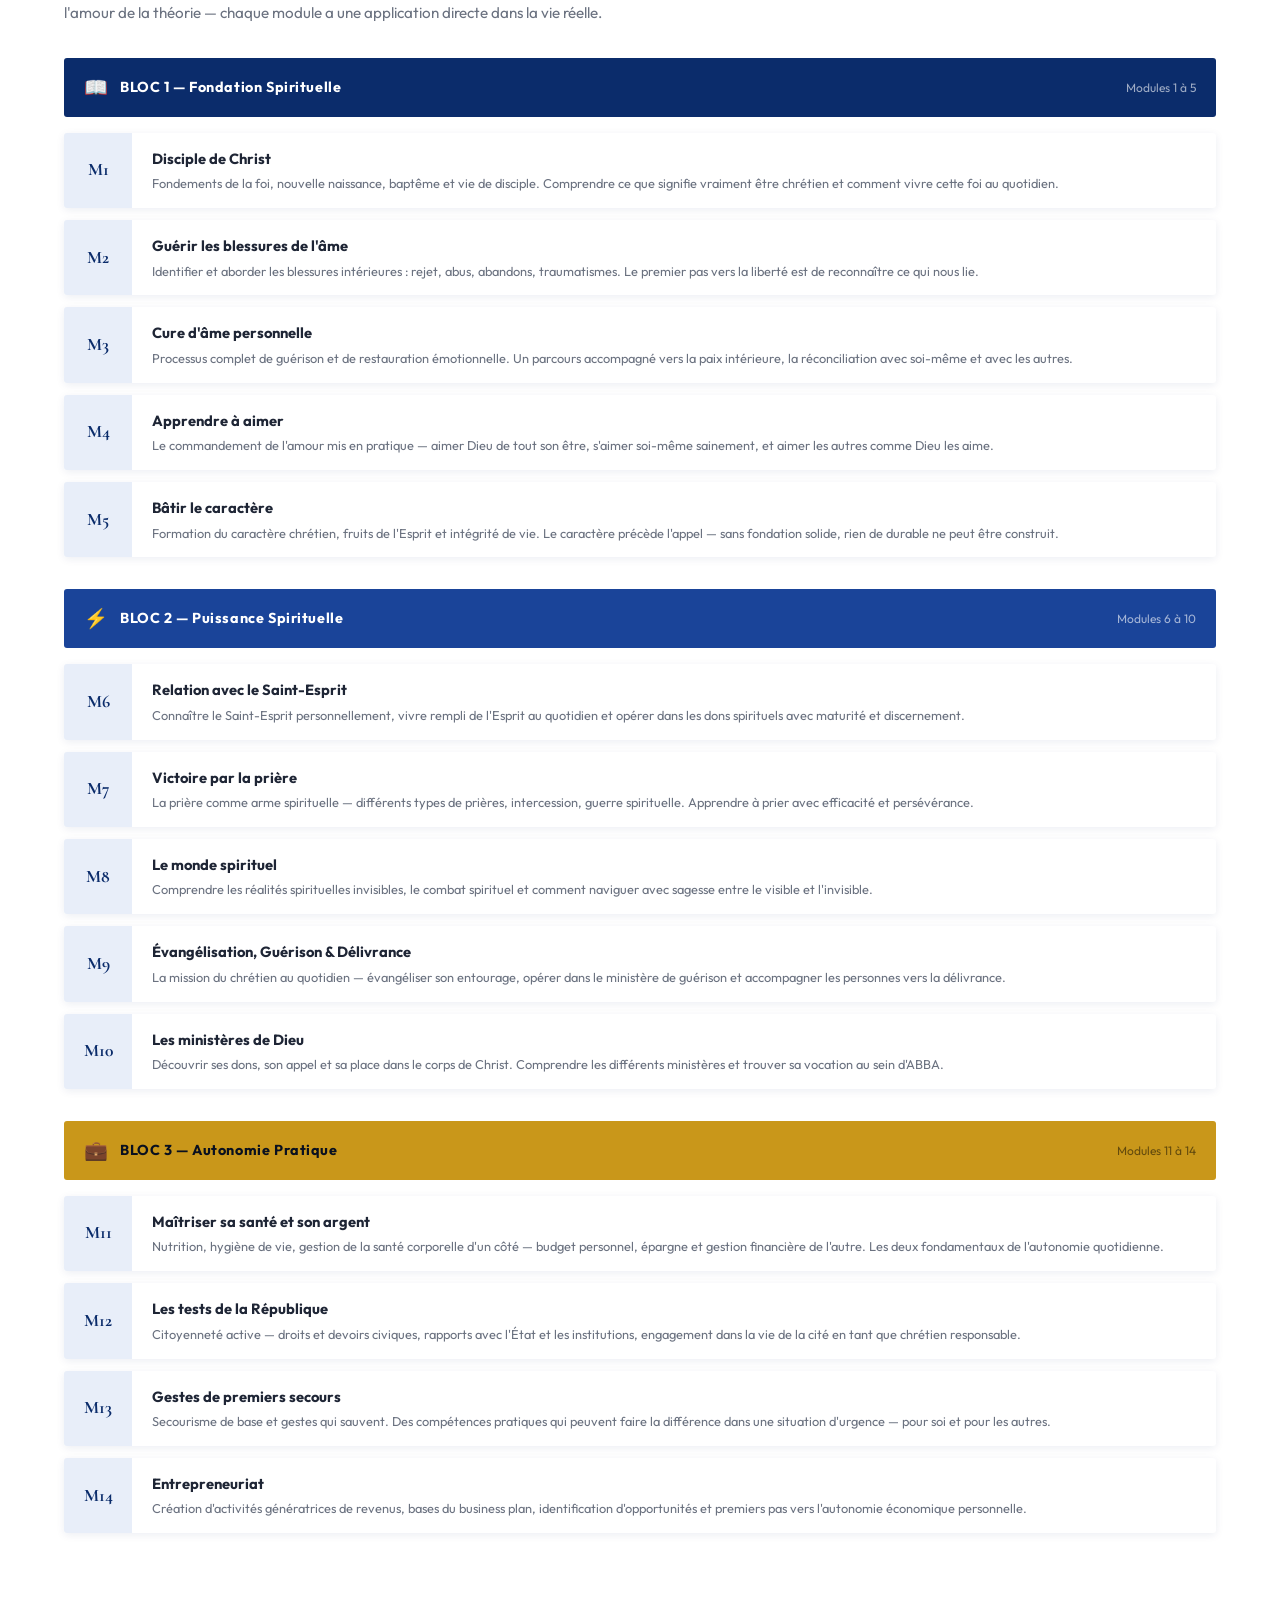
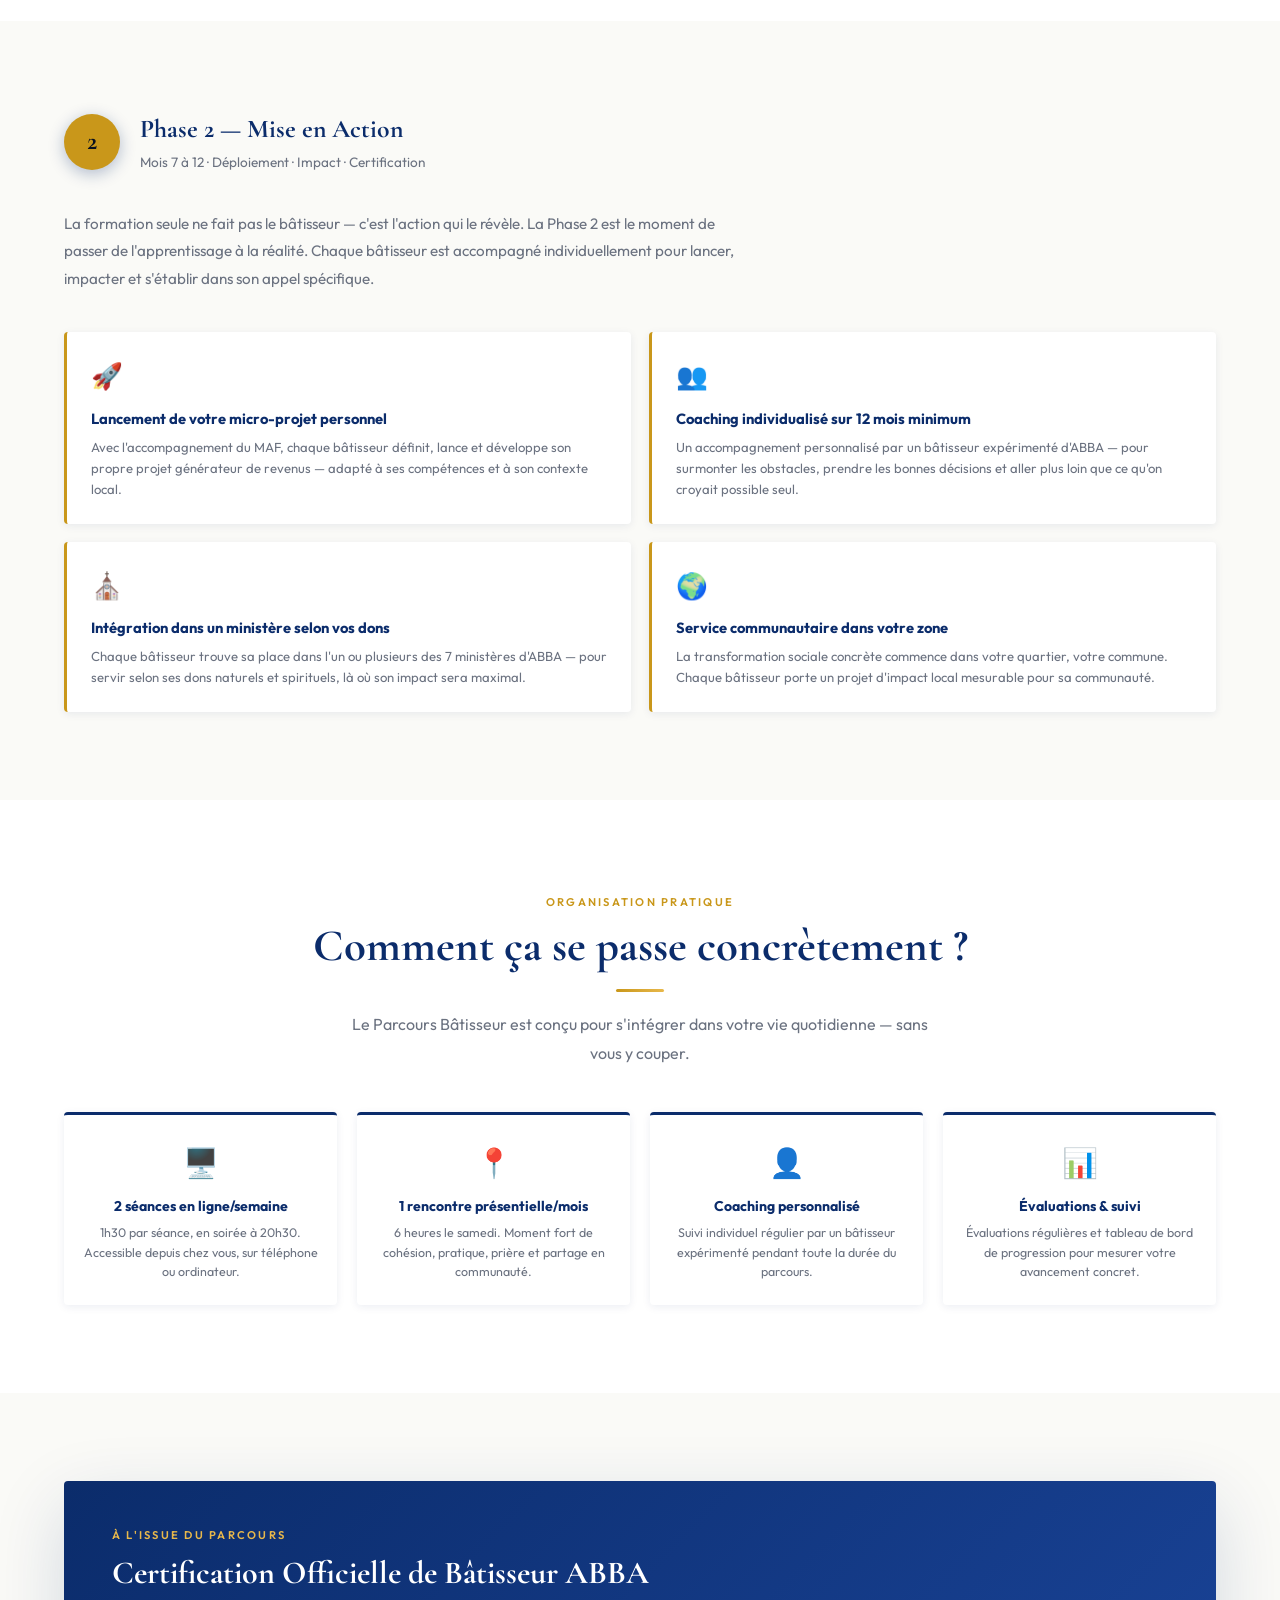
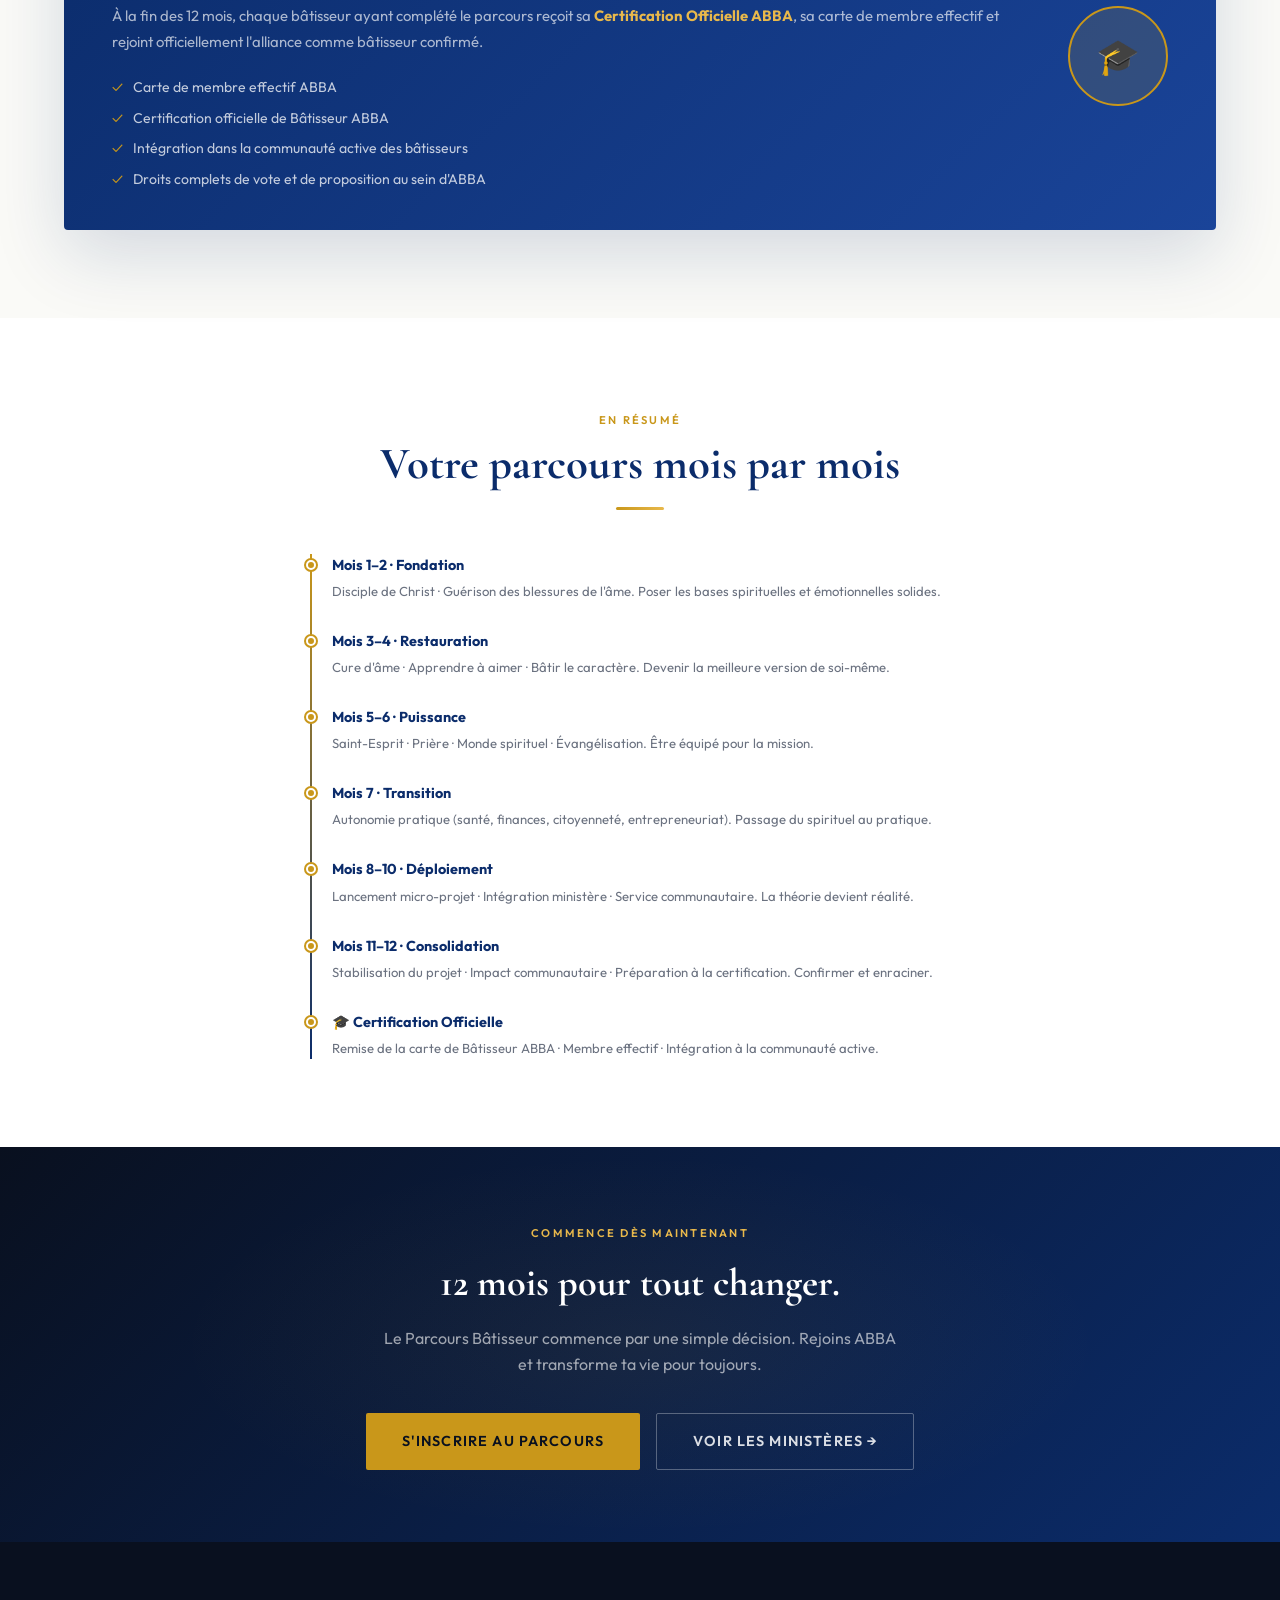
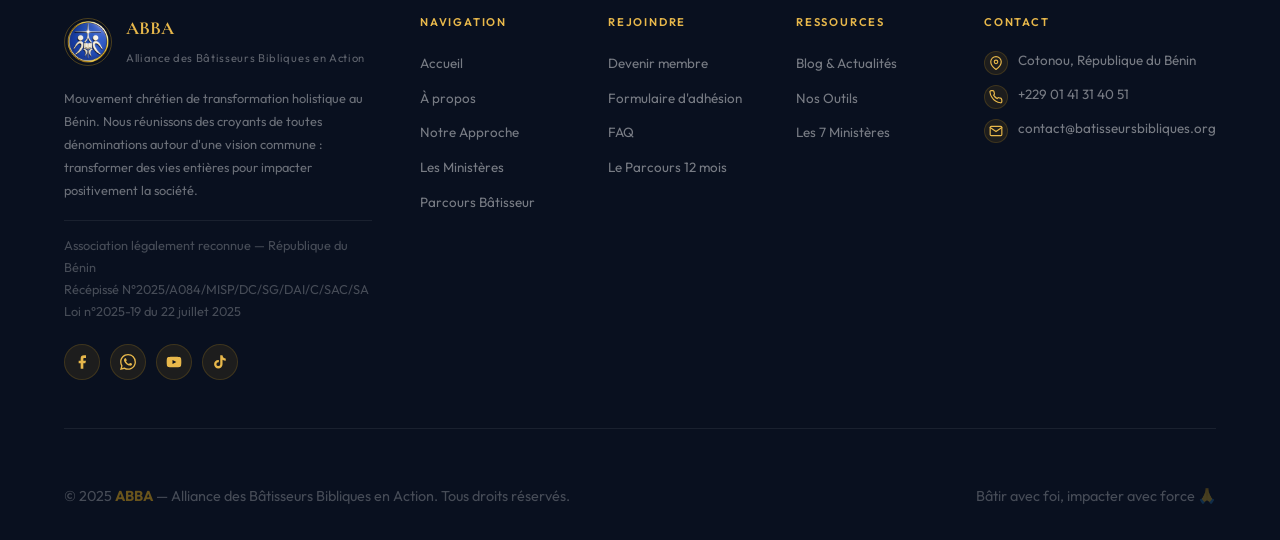
<file: parcours.html>
<!DOCTYPE html>
<html lang="fr">
<head>
<meta charset="UTF-8">
<meta name="viewport" content="width=device-width, initial-scale=1.0">
<title>Parcours Bâtisseur 12 Mois — ABBA | Formation Chrétienne Holistique</title>
<meta name="description" content="Le Parcours Bâtisseur ABBA : 12 mois de formation intensive et de mise en action. 3 blocs, 14 modules, coaching personnalisé, certification officielle.">
<link rel="stylesheet" href="style'.css">
<style>
/* Overview parcours */
.parcours-overview {
  display: grid; grid-template-columns: repeat(3,1fr); gap: 24px; margin: 40px 0;
}
.po-card {
  background: rgba(255,255,255,0.06); border: 1px solid rgba(201,151,26,0.2);
  border-radius: 4px; padding: 28px; text-align: center;
  transition: background 0.2s, border-color 0.2s;
}
.po-card:hover { background: rgba(201,151,26,0.1); border-color: rgba(201,151,26,0.4); }
.po-icon { font-size: 2rem; margin-bottom: 12px; }
.po-num  { font-family: 'Cormorant Garamond', serif; font-size: 2.2rem; font-weight: 700; color: var(--gold-light); }
.po-label { font-size: 0.75rem; color: rgba(255,255,255,0.5); text-transform: uppercase; letter-spacing: 0.07em; margin-top: 4px; }

/* Phase layout */
.phase-header {
  display: flex; align-items: center; gap: 20px; margin-bottom: 36px;
}
.phase-badge {
  background: var(--royal); color: var(--white);
  width: 56px; height: 56px; border-radius: 50%;
  display: flex; align-items: center; justify-content: center;
  font-family: 'Cormorant Garamond', serif;
  font-size: 1.6rem; font-weight: 700; flex-shrink: 0;
  box-shadow: 0 4px 16px rgba(11,44,107,0.3);
}
.phase-badge.gold { background: var(--gold); color: var(--dark); }
.phase-title { }
.phase-title h3 { font-family: 'Cormorant Garamond', serif; font-size: 1.6rem; font-weight: 700; color: var(--royal); margin-bottom: 2px; }
.phase-title p  { font-size: 0.85rem; color: var(--muted); }

/* Blocs */
.bloc-header {
  display: flex; align-items: center; gap: 12px;
  background: var(--royal); color: var(--white);
  padding: 14px 20px; border-radius: 3px;
  margin-bottom: 16px; margin-top: 32px;
}
.bloc-header .b-icon { font-size: 1.2rem; }
.bloc-header .b-title { font-weight: 700; font-size: 0.9rem; letter-spacing: 0.04em; }
.bloc-header .b-sub { font-size: 0.75rem; color: rgba(255,255,255,0.6); margin-left: auto; }

/* Module cards */
.module-grid { display: flex; flex-direction: column; gap: 12px; }
.module-card {
  background: var(--white); border-radius: 3px; overflow: hidden;
  display: grid; grid-template-columns: 68px 1fr;
  box-shadow: var(--shadow-sm);
  transition: transform 0.2s, box-shadow 0.2s;
}
.module-card:hover { transform: translateX(4px); box-shadow: var(--shadow-md); }
.module-num {
  background: var(--royal-soft); color: var(--royal);
  display: flex; align-items: center; justify-content: center;
  font-family: 'Cormorant Garamond', serif;
  font-size: 1.1rem; font-weight: 700;
}
.module-body { padding: 14px 20px; }
.module-body h4 { font-size: 0.92rem; font-weight: 700; color: var(--text); margin-bottom: 4px; }
.module-body p  { font-size: 0.8rem; color: var(--muted); line-height: 1.55; }

/* Phase 2 actions */
.action-grid { display: grid; grid-template-columns: 1fr 1fr; gap: 18px; }
.action-card {
  background: var(--white); border-radius: 4px; padding: 24px;
  border-left: 3px solid var(--gold); box-shadow: var(--shadow-sm);
  transition: transform 0.2s;
}
.action-card:hover { transform: translateX(4px); }
.action-card .a-icon { font-size: 1.6rem; margin-bottom: 10px; }
.action-card h4 { font-size: 0.92rem; font-weight: 700; color: var(--royal); margin-bottom: 6px; }
.action-card p  { font-size: 0.82rem; color: var(--muted); line-height: 1.6; }

/* Format */
.format-grid { display: grid; grid-template-columns: repeat(4,1fr); gap: 20px; }
.fmt-card {
  background: var(--white); border-radius: 4px; padding: 24px 18px;
  text-align: center; box-shadow: var(--shadow-sm);
  border-top: 3px solid var(--royal);
}
.fmt-icon { font-size: 1.8rem; margin-bottom: 10px; }
.fmt-title { font-weight: 700; font-size: 0.88rem; color: var(--royal); margin-bottom: 6px; }
.fmt-desc  { font-size: 0.78rem; color: var(--muted); line-height: 1.55; }

/* Certification */
.certif-box {
  background: linear-gradient(135deg, var(--royal), #1a4499);
  border-radius: 4px; padding: 40px 48px;
  display: grid; grid-template-columns: 1fr auto; gap: 40px; align-items: center;
  box-shadow: var(--shadow-lg);
}
.certif-badge {
  width: 100px; height: 100px; border-radius: 50%;
  background: rgba(201,151,26,0.15); border: 2px solid var(--gold);
  display: flex; flex-direction: column; align-items: center; justify-content: center;
  font-size: 2.2rem; flex-shrink: 0;
}

/* Timeline */
.timeline { position: relative; padding-left: 32px; }
.timeline::before {
  content: ''; position: absolute; left: 10px; top: 0; bottom: 0;
  width: 2px; background: linear-gradient(var(--gold), var(--royal));
}
.tl-item { position: relative; margin-bottom: 28px; }
.tl-item::before {
  content: ''; position: absolute; left: -26px; top: 6px;
  width: 10px; height: 10px; border-radius: 50%;
  background: var(--gold); border: 2px solid var(--white);
  box-shadow: 0 0 0 2px var(--gold);
}
.tl-item h4 { font-size: 0.9rem; font-weight: 700; color: var(--royal); margin-bottom: 4px; }
.tl-item p  { font-size: 0.82rem; color: var(--muted); line-height: 1.6; }

@media (max-width: 900px) {
  .parcours-overview { grid-template-columns: 1fr 1fr; }
  .format-grid { grid-template-columns: 1fr 1fr; }
  .action-grid  { grid-template-columns: 1fr; }
  .certif-box   { grid-template-columns: 1fr; text-align: center; }
  .certif-badge { margin: 0 auto; }
}
@media (max-width: 580px) {
  .parcours-overview, .format-grid { grid-template-columns: 1fr; }
}
</style>
</head>
<body>

<nav id="abba-nav"></nav>

<main class="page-content">

  <div class="page-hero">
    <div class="container">
      <div class="breadcrumb"><a href="index.html">Accueil</a><span>/</span><span>Parcours Bâtisseur</span></div>
      <h1>Le Parcours<br><span>Bâtisseur — 12 Mois</span></h1>
      <p>Un programme complet en 2 phases conçu pour vous former, vous transformer et vous déployer dans votre pleine vocation de bâtisseur.</p>
    </div>
  </div>

  <!-- OVERVIEW -->
  <section style="background:linear-gradient(135deg, var(--dark), var(--royal));">
    <div class="container">
      <div style="text-align:center; margin-bottom:40px;">
        <span class="section-eyebrow light">En chiffres</span>
        <h2 class="section-title light">12 mois qui changent une vie</h2>
        <div class="divider center"></div>
        <p class="section-lead light center">Un parcours pensé pour être à la fois rigoureux, pratique et accessible. Pas une formation de plus — une transformation complète.</p>
      </div>
      <div class="parcours-overview animate-up">
        <div class="po-card"><div class="po-icon">📅</div><div class="po-num">12</div><div class="po-label">Mois de parcours complet</div></div>
        <div class="po-card"><div class="po-icon">📖</div><div class="po-num">14</div><div class="po-label">Modules de formation</div></div>
        <div class="po-card"><div class="po-icon">🖥️</div><div class="po-num">2×/sem</div><div class="po-label">Séances en ligne le soir</div></div>
        <div class="po-card"><div class="po-icon">📍</div><div class="po-num">1×/mois</div><div class="po-label">Rencontre présentielle</div></div>
        <div class="po-card"><div class="po-icon">👥</div><div class="po-num">12+</div><div class="po-label">Mois de coaching individuel</div></div>
        <div class="po-card"><div class="po-icon">🎓</div><div class="po-num">1</div><div class="po-label">Certification officielle ABBA</div></div>
      </div>
    </div>
  </section>

  <!-- PHASE 1 -->
  <section style="background:var(--white);">
    <div class="container">
      <div class="phase-header animate-up">
        <div class="phase-badge">1</div>
        <div class="phase-title">
          <h3>Phase 1 — Formation Intensive</h3>
          <p>Mois 1 à 6 · Fondation spirituelle · Puissance spirituelle · Autonomie pratique</p>
        </div>
      </div>
      <p style="color:var(--muted); font-size:0.95rem; line-height:1.8; margin-bottom:32px; max-width:680px;">
        La première phase du Parcours Bâtisseur est une immersion totale dans les 3 blocs fondamentaux. Elle pose les bases solides sur lesquelles toute la vie d'un bâtisseur sera construite. Rien n'est théorique pour l'amour de la théorie — chaque module a une application directe dans la vie réelle.
      </p>

      <!-- BLOC 1 -->
      <div class="bloc-header animate-up">
        <span class="b-icon">📖</span>
        <span class="b-title">BLOC 1 — Fondation Spirituelle</span>
        <span class="b-sub">Modules 1 à 5</span>
      </div>
      <div class="module-grid">
        <div class="module-card animate-up"><div class="module-num">M1</div><div class="module-body"><h4>Disciple de Christ</h4><p>Fondements de la foi, nouvelle naissance, baptême et vie de disciple. Comprendre ce que signifie vraiment être chrétien et comment vivre cette foi au quotidien.</p></div></div>
        <div class="module-card animate-up"><div class="module-num">M2</div><div class="module-body"><h4>Guérir les blessures de l'âme</h4><p>Identifier et aborder les blessures intérieures : rejet, abus, abandons, traumatismes. Le premier pas vers la liberté est de reconnaître ce qui nous lie.</p></div></div>
        <div class="module-card animate-up"><div class="module-num">M3</div><div class="module-body"><h4>Cure d'âme personnelle</h4><p>Processus complet de guérison et de restauration émotionnelle. Un parcours accompagné vers la paix intérieure, la réconciliation avec soi-même et avec les autres.</p></div></div>
        <div class="module-card animate-up"><div class="module-num">M4</div><div class="module-body"><h4>Apprendre à aimer</h4><p>Le commandement de l'amour mis en pratique — aimer Dieu de tout son être, s'aimer soi-même sainement, et aimer les autres comme Dieu les aime.</p></div></div>
        <div class="module-card animate-up"><div class="module-num">M5</div><div class="module-body"><h4>Bâtir le caractère</h4><p>Formation du caractère chrétien, fruits de l'Esprit et intégrité de vie. Le caractère précède l'appel — sans fondation solide, rien de durable ne peut être construit.</p></div></div>
      </div>

      <!-- BLOC 2 -->
      <div class="bloc-header animate-up" style="background: var(--royal-mid);">
        <span class="b-icon">⚡</span>
        <span class="b-title">BLOC 2 — Puissance Spirituelle</span>
        <span class="b-sub">Modules 6 à 10</span>
      </div>
      <div class="module-grid">
        <div class="module-card animate-up"><div class="module-num">M6</div><div class="module-body"><h4>Relation avec le Saint-Esprit</h4><p>Connaître le Saint-Esprit personnellement, vivre rempli de l'Esprit au quotidien et opérer dans les dons spirituels avec maturité et discernement.</p></div></div>
        <div class="module-card animate-up"><div class="module-num">M7</div><div class="module-body"><h4>Victoire par la prière</h4><p>La prière comme arme spirituelle — différents types de prières, intercession, guerre spirituelle. Apprendre à prier avec efficacité et persévérance.</p></div></div>
        <div class="module-card animate-up"><div class="module-num">M8</div><div class="module-body"><h4>Le monde spirituel</h4><p>Comprendre les réalités spirituelles invisibles, le combat spirituel et comment naviguer avec sagesse entre le visible et l'invisible.</p></div></div>
        <div class="module-card animate-up"><div class="module-num">M9</div><div class="module-body"><h4>Évangélisation, Guérison & Délivrance</h4><p>La mission du chrétien au quotidien — évangéliser son entourage, opérer dans le ministère de guérison et accompagner les personnes vers la délivrance.</p></div></div>
        <div class="module-card animate-up"><div class="module-num">M10</div><div class="module-body"><h4>Les ministères de Dieu</h4><p>Découvrir ses dons, son appel et sa place dans le corps de Christ. Comprendre les différents ministères et trouver sa vocation au sein d'ABBA.</p></div></div>
      </div>

      <!-- BLOC 3 -->
      <div class="bloc-header animate-up" style="background: var(--gold); color: var(--dark);">
        <span class="b-icon">💼</span>
        <span class="b-title" style="color:var(--dark);">BLOC 3 — Autonomie Pratique</span>
        <span class="b-sub" style="color:rgba(0,0,0,0.5);">Modules 11 à 14</span>
      </div>
      <div class="module-grid">
        <div class="module-card animate-up"><div class="module-num">M11</div><div class="module-body"><h4>Maîtriser sa santé et son argent</h4><p>Nutrition, hygiène de vie, gestion de la santé corporelle d'un côté — budget personnel, épargne et gestion financière de l'autre. Les deux fondamentaux de l'autonomie quotidienne.</p></div></div>
        <div class="module-card animate-up"><div class="module-num">M12</div><div class="module-body"><h4>Les tests de la République</h4><p>Citoyenneté active — droits et devoirs civiques, rapports avec l'État et les institutions, engagement dans la vie de la cité en tant que chrétien responsable.</p></div></div>
        <div class="module-card animate-up"><div class="module-num">M13</div><div class="module-body"><h4>Gestes de premiers secours</h4><p>Secourisme de base et gestes qui sauvent. Des compétences pratiques qui peuvent faire la différence dans une situation d'urgence — pour soi et pour les autres.</p></div></div>
        <div class="module-card animate-up"><div class="module-num">M14</div><div class="module-body"><h4>Entrepreneuriat</h4><p>Création d'activités génératrices de revenus, bases du business plan, identification d'opportunités et premiers pas vers l'autonomie économique personnelle.</p></div></div>
      </div>
    </div>
  </section>

  <!-- PHASE 2 -->
  <section style="background:var(--ivory);">
    <div class="container">
      <div class="phase-header animate-up">
        <div class="phase-badge gold">2</div>
        <div class="phase-title">
          <h3>Phase 2 — Mise en Action</h3>
          <p>Mois 7 à 12 · Déploiement · Impact · Certification</p>
        </div>
      </div>
      <p style="color:var(--muted); font-size:0.95rem; line-height:1.8; margin-bottom:40px; max-width:680px;">
        La formation seule ne fait pas le bâtisseur — c'est l'action qui le révèle. La Phase 2 est le moment de passer de l'apprentissage à la réalité. Chaque bâtisseur est accompagné individuellement pour lancer, impacter et s'établir dans son appel spécifique.
      </p>
      <div class="action-grid">
        <div class="action-card animate-up">
          <div class="a-icon">🚀</div>
          <h4>Lancement de votre micro-projet personnel</h4>
          <p>Avec l'accompagnement du MAF, chaque bâtisseur définit, lance et développe son propre projet générateur de revenus — adapté à ses compétences et à son contexte local.</p>
        </div>
        <div class="action-card animate-up">
          <div class="a-icon">👥</div>
          <h4>Coaching individualisé sur 12 mois minimum</h4>
          <p>Un accompagnement personnalisé par un bâtisseur expérimenté d'ABBA — pour surmonter les obstacles, prendre les bonnes décisions et aller plus loin que ce qu'on croyait possible seul.</p>
        </div>
        <div class="action-card animate-up">
          <div class="a-icon">⛪</div>
          <h4>Intégration dans un ministère selon vos dons</h4>
          <p>Chaque bâtisseur trouve sa place dans l'un ou plusieurs des 7 ministères d'ABBA — pour servir selon ses dons naturels et spirituels, là où son impact sera maximal.</p>
        </div>
        <div class="action-card animate-up">
          <div class="a-icon">🌍</div>
          <h4>Service communautaire dans votre zone</h4>
          <p>La transformation sociale concrète commence dans votre quartier, votre commune. Chaque bâtisseur porte un projet d'impact local mesurable pour sa communauté.</p>
        </div>
      </div>
    </div>
  </section>

  <!-- FORMAT -->
  <section style="background:var(--white);">
    <div class="container">
      <div style="text-align:center; margin-bottom:44px;">
        <span class="section-eyebrow">Organisation pratique</span>
        <h2 class="section-title">Comment ça se passe concrètement ?</h2>
        <div class="divider center"></div>
        <p class="section-lead center">Le Parcours Bâtisseur est conçu pour s'intégrer dans votre vie quotidienne — sans vous y couper.</p>
      </div>
      <div class="format-grid">
        <div class="fmt-card animate-up"><div class="fmt-icon">🖥️</div><div class="fmt-title">2 séances en ligne/semaine</div><div class="fmt-desc">1h30 par séance, en soirée à 20h30. Accessible depuis chez vous, sur téléphone ou ordinateur.</div></div>
        <div class="fmt-card animate-up"><div class="fmt-icon">📍</div><div class="fmt-title">1 rencontre présentielle/mois</div><div class="fmt-desc">6 heures le samedi. Moment fort de cohésion, pratique, prière et partage en communauté.</div></div>
        <div class="fmt-card animate-up"><div class="fmt-icon">👤</div><div class="fmt-title">Coaching personnalisé</div><div class="fmt-desc">Suivi individuel régulier par un bâtisseur expérimenté pendant toute la durée du parcours.</div></div>
        <div class="fmt-card animate-up"><div class="fmt-icon">📊</div><div class="fmt-title">Évaluations & suivi</div><div class="fmt-desc">Évaluations régulières et tableau de bord de progression pour mesurer votre avancement concret.</div></div>
      </div>
    </div>
    
  </section>

  <!-- CERTIFICATION -->
  <section style="background:var(--ivory);">
    <div class="container">
      <div class="certif-box animate-up">
        <div>
          <span class="section-eyebrow light">À l'issue du parcours</span>
          <h2 class="section-title light" style="font-size:2rem; margin-bottom:12px;">Certification Officielle de Bâtisseur ABBA</h2>
          <p style="color:rgba(255,255,255,0.65); font-size:0.93rem; line-height:1.8; margin-bottom:20px;">
            À la fin des 12 mois, chaque bâtisseur ayant complété le parcours reçoit sa <strong style="color:var(--gold-light);">Certification Officielle ABBA</strong>, sa carte de membre effectif et rejoint officiellement l'alliance comme bâtisseur confirmé.
          </p>
          <ul style="list-style:none; display:flex; flex-direction:column; gap:8px;">
            <li style="display:flex; gap:10px; font-size:0.88rem; color:rgba(255,255,255,0.75);"><span style="color:var(--gold);">✓</span> Carte de membre effectif ABBA</li>
            <li style="display:flex; gap:10px; font-size:0.88rem; color:rgba(255,255,255,0.75);"><span style="color:var(--gold);">✓</span> Certification officielle de Bâtisseur ABBA</li>
            <li style="display:flex; gap:10px; font-size:0.88rem; color:rgba(255,255,255,0.75);"><span style="color:var(--gold);">✓</span> Intégration dans la communauté active des bâtisseurs</li>
            <li style="display:flex; gap:10px; font-size:0.88rem; color:rgba(255,255,255,0.75);"><span style="color:var(--gold);">✓</span> Droits complets de vote et de proposition au sein d'ABBA</li>
          </ul>
        </div>
        <div class="certif-badge">🎓</div>
      </div>
    </div>
  </section>

  <!-- TIMELINE RÉSUMÉE -->
  <section style="background:var(--white);">
    <div class="container" style="max-width:680px;">
      <div style="text-align:center; margin-bottom:44px;">
        <span class="section-eyebrow">En résumé</span>
        <h2 class="section-title">Votre parcours mois par mois</h2>
        <div class="divider center"></div>
      </div>
      <div class="timeline animate-up">
        <div class="tl-item"><h4>Mois 1–2 · Fondation</h4><p>Disciple de Christ · Guérison des blessures de l'âme. Poser les bases spirituelles et émotionnelles solides.</p></div>
        <div class="tl-item"><h4>Mois 3–4 · Restauration</h4><p>Cure d'âme · Apprendre à aimer · Bâtir le caractère. Devenir la meilleure version de soi-même.</p></div>
        <div class="tl-item"><h4>Mois 5–6 · Puissance</h4><p>Saint-Esprit · Prière · Monde spirituel · Évangélisation. Être équipé pour la mission.</p></div>
        <div class="tl-item"><h4>Mois 7 · Transition</h4><p>Autonomie pratique (santé, finances, citoyenneté, entrepreneuriat). Passage du spirituel au pratique.</p></div>
        <div class="tl-item"><h4>Mois 8–10 · Déploiement</h4><p>Lancement micro-projet · Intégration ministère · Service communautaire. La théorie devient réalité.</p></div>
        <div class="tl-item"><h4>Mois 11–12 · Consolidation</h4><p>Stabilisation du projet · Impact communautaire · Préparation à la certification. Confirmer et enraciner.</p></div>
        <div class="tl-item" style="margin-bottom:0;"><h4>🎓 Certification Officielle</h4><p>Remise de la carte de Bâtisseur ABBA · Membre effectif · Intégration à la communauté active.</p></div>
      </div>
    </div>
  </section>

  <!-- CTA -->
  <div class="cta-band">
    <div class="container">
      <span class="section-eyebrow light">Commence dès maintenant</span>
      <h2>12 mois pour tout changer.</h2>
      <p>Le Parcours Bâtisseur commence par une simple décision. Rejoins ABBA et transforme ta vie pour toujours.</p>
      <div class="btn-group">
        <a class="btn btn-primary btn-lg" href="rejoindre.html">S'inscrire au Parcours</a>
        <a class="btn btn-outline-light btn-lg" href="ministeres.html">Voir les Ministères →</a>
      </div>
    </div>
  </div>

</main>

<footer id="abba-footer"></footer>
<script src="images.js"></script>
<script src="nav.js"></script>
<script>
document.addEventListener('DOMContentLoaded', () => {
  if (typeof ABBA_IMAGES !== 'undefined')
    document.getElementById('footer-logo').src = ABBA_IMAGES.logo;
});
</script>
</body>
</html>
</file>
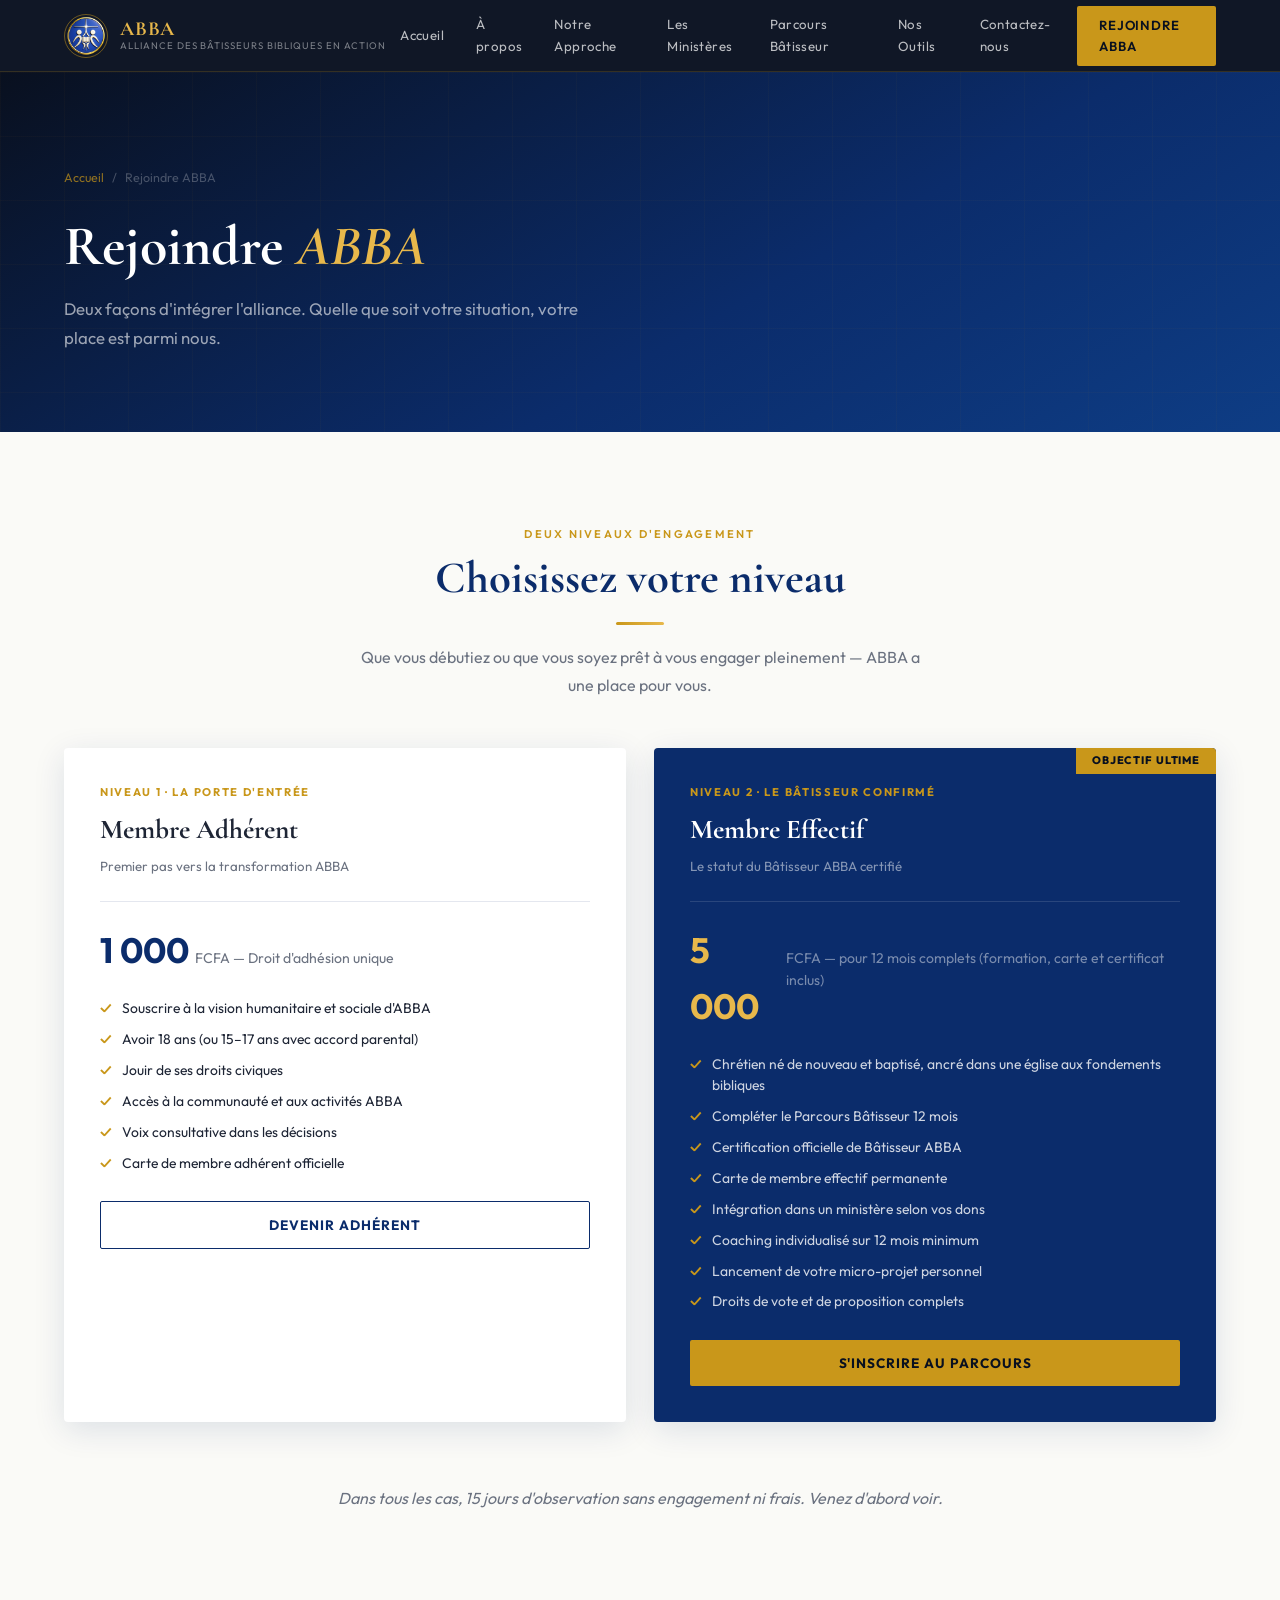
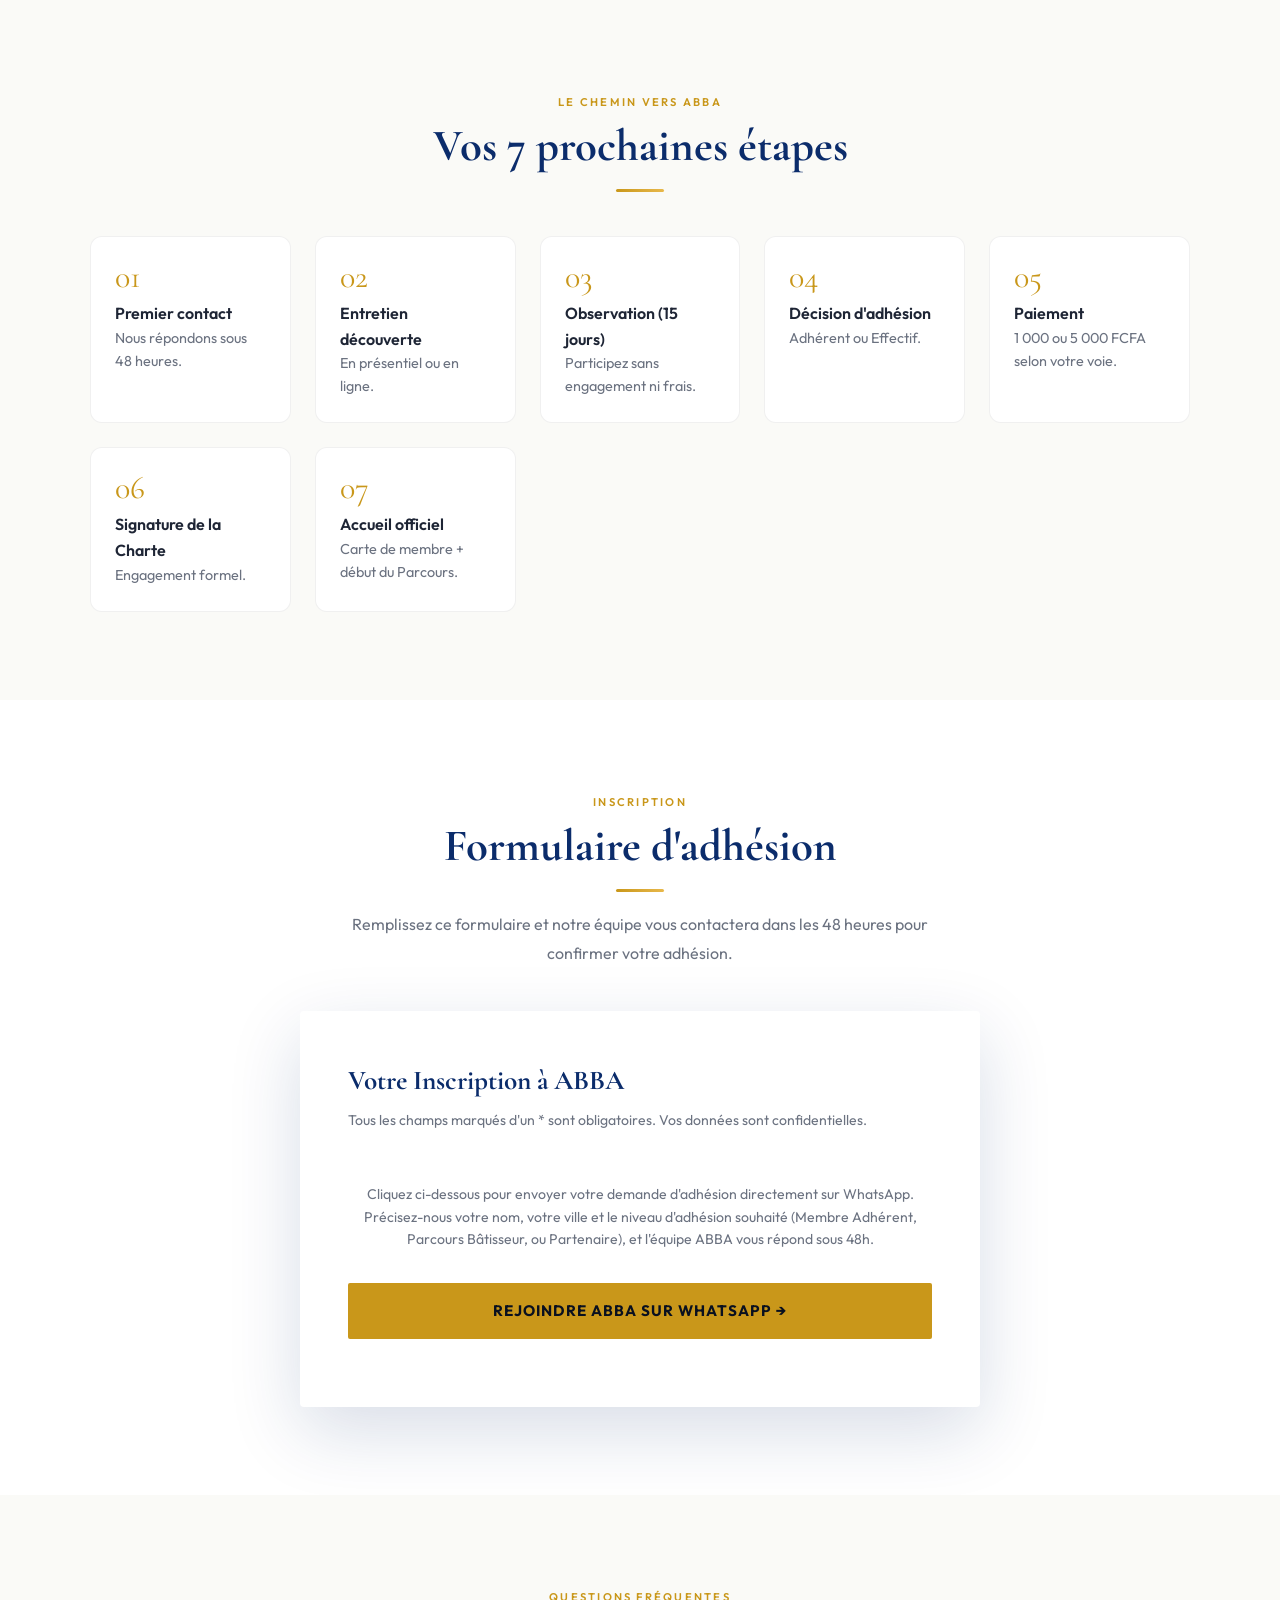
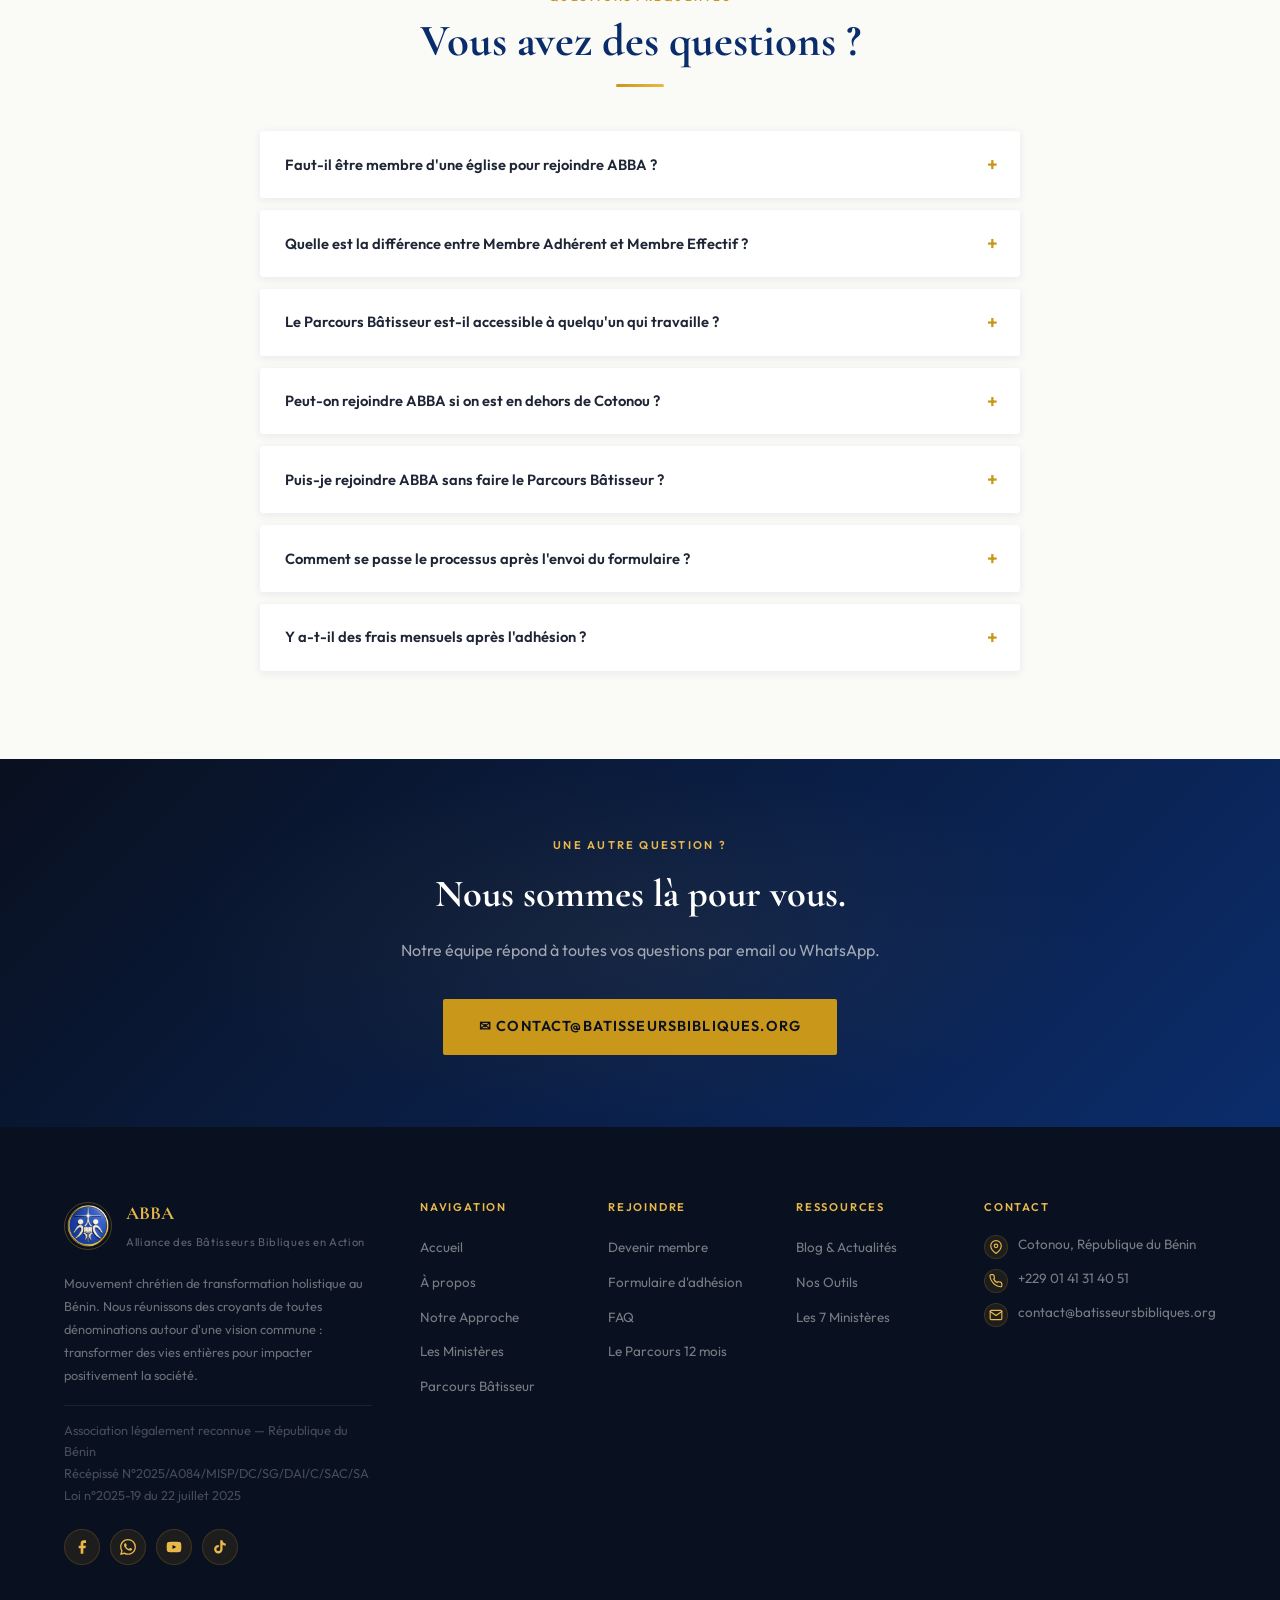
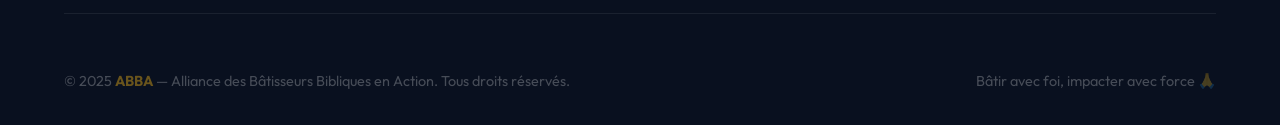
<file: rejoindre.html>
<!DOCTYPE html>
<html lang="fr">
<head>
<meta charset="UTF-8">
<meta name="viewport" content="width=device-width, initial-scale=1.0">
<title>Rejoindre ABBA — Formulaire d'Inscription</title>
<meta name="description" content="Rejoignez l'Alliance des Bâtisseurs Bibliques en Action. Formulaire d'inscription en ligne. 1 000 FCFA pour devenir membre adhérent.">
<link rel="stylesheet" href="style'.css">
<style>
/* Membership cards */
.membership-grid { display: grid; grid-template-columns: 1fr 1fr; gap: 28px; margin-bottom: 64px; }
.mem-card {
  background: var(--white); border-radius: 4px;
  padding: 36px; box-shadow: var(--shadow-md);
  position: relative; overflow: hidden;
  transition: transform 0.2s;
}
.mem-card:hover { transform: translateY(-4px); }
.mem-card.featured { background: var(--royal); }
.mem-card-top {
  position: absolute; top: 0; right: 0;
  background: var(--gold); color: var(--dark);
  padding: 4px 16px; font-size: 0.68rem;
  font-weight: 800; letter-spacing: 0.08em; text-transform: uppercase;
}
.mem-tier {
  font-size: 0.7rem; letter-spacing: 0.15em; text-transform: uppercase;
  color: var(--gold); font-weight: 700; margin-bottom: 6px;
}
.mem-name {
  font-family: 'Cormorant Garamond', serif;
  font-size: 1.7rem; font-weight: 700;
  margin-bottom: 4px;
}
.mem-card.featured .mem-name { color: var(--white); }
.mem-subtitle {
  font-size: 0.83rem; color: var(--muted); margin-bottom: 24px;
}
.mem-card.featured .mem-subtitle { color: rgba(255,255,255,0.5); }
.mem-price {
  font-size: 2.2rem; font-weight: 700; color: var(--royal);
  margin: 20px 0; display: flex; align-items: baseline; gap: 6px;
}
.mem-card.featured .mem-price { color: var(--gold-light); }
.mem-price span { font-size: 0.88rem; font-weight: 400; color: var(--muted); }
.mem-card.featured .mem-price span { color: rgba(255,255,255,0.45); }
.mem-sep { height: 1px; background: var(--border); margin: 20px 0; }
.mem-card.featured .mem-sep { background: rgba(255,255,255,0.12); }
.mem-features { list-style: none; display: flex; flex-direction: column; gap: 10px; margin-bottom: 28px; }
.mem-features li { display: flex; gap: 10px; font-size: 0.87rem; align-items: flex-start; line-height: 1.5; }
.mem-card.featured .mem-features li { color: rgba(255,255,255,0.8); }
.mem-features li .chk { color: var(--gold); font-weight: 700; flex-shrink: 0; }
.mem-cta {
  display: block; width: 100%; padding: 14px 24px;
  text-align: center; border-radius: 2px;
  font-weight: 700; font-size: 0.85rem; letter-spacing: 0.07em; text-transform: uppercase;
  transition: all 0.2s; cursor: pointer; border: none; font-family: 'Outfit', sans-serif;
}
.mem-cta.solid { background: var(--gold); color: var(--dark); }
.mem-cta.solid:hover { background: var(--gold-light); }
.mem-cta.outline { background: transparent; color: var(--royal); border: 1.5px solid var(--royal); }
.mem-cta.outline:hover { background: var(--royal); color: var(--white); }

/* Form section */
.form-container {
  max-width: 680px; margin: 0 auto;
  background: var(--white); border-radius: 4px;
  padding: 48px; box-shadow: var(--shadow-lg);
}
.form-container h2 {
  font-family: 'Cormorant Garamond', serif;
  font-size: 1.7rem; font-weight: 700; color: var(--royal); margin-bottom: 6px;
}
.form-container .form-sub { font-size: 0.88rem; color: var(--muted); margin-bottom: 32px; }

.form-step {
  background: var(--royal); color: var(--white);
  font-size: 0.7rem; font-weight: 700; letter-spacing: 0.12em;
  text-transform: uppercase; padding: 4px 14px; border-radius: 100px;
  display: inline-block; margin-bottom: 20px;
}
.form-section-title {
  font-size: 0.75rem; letter-spacing: 0.14em; text-transform: uppercase;
  color: var(--gold); font-weight: 700; margin: 24px 0 14px;
  border-bottom: 1px solid var(--border); padding-bottom: 8px;
}

.radio-group { display: flex; flex-direction: column; gap: 12px; }
.radio-option {
  display: flex; align-items: flex-start; gap: 14px;
  padding: 14px 16px; border: 1.5px solid var(--border);
  border-radius: 3px; cursor: pointer; transition: border-color 0.2s, background 0.2s;
}
.radio-option:hover { border-color: var(--gold); background: var(--gold-pale); }
.radio-option.selected { border-color: var(--gold); background: var(--gold-pale); }
.radio-option input { margin-top: 3px; flex-shrink: 0; accent-color: var(--gold); }
.radio-option-text strong { display: block; font-size: 0.9rem; color: var(--text); margin-bottom: 2px; }
.radio-option-text span  { font-size: 0.78rem; color: var(--muted); }

.checkbox-grid { display: grid; grid-template-columns: 1fr 1fr; gap: 10px; }
.check-option {
  display: flex; align-items: center; gap: 10px;
  padding: 10px 14px; border: 1.5px solid var(--border);
  border-radius: 3px; cursor: pointer; font-size: 0.85rem;
  transition: border-color 0.2s, background 0.2s;
}
.check-option:hover { border-color: var(--gold); background: var(--gold-pale); }
.check-option input { accent-color: var(--gold); }

.form-submit {
  background: var(--gold); color: var(--dark);
  width: 100%; padding: 16px 24px;
  font-size: 0.95rem; font-weight: 700; letter-spacing: 0.07em; text-transform: uppercase;
  border: none; border-radius: 2px; cursor: pointer;
  font-family: 'Outfit', sans-serif; transition: all 0.2s;
  margin-top: 8px;
}
.form-submit:hover { background: var(--gold-light); transform: translateY(-2px); box-shadow: 0 8px 24px rgba(201,151,26,0.3); }

.form-note {
  text-align: center; font-size: 0.75rem; color: var(--muted);
  margin-top: 14px; line-height: 1.6;
}

.consent-label {
  display: flex !important;
  align-items: flex-start;
  gap: 10px;
  cursor: pointer;
  text-transform: none !important;
  font-size: 0.82rem;
  color: var(--muted);
  font-weight: 400;
  line-height: 1.5;
}

.consent-label input[type="checkbox"] {
  margin-top: 3px;
  flex-shrink: 0;
  accent-color: var(--gold);
  width: 16px;
  height: 16px;
}

/* Success message */
.form-success {
  display: none; text-align: center; padding: 40px;
}
.form-success .success-icon { font-size: 3.5rem; margin-bottom: 16px; }
.form-success h3 { font-family: 'Cormorant Garamond', serif; font-size: 1.6rem; font-weight: 700; color: var(--royal); margin-bottom: 8px; }
.form-success p { color: var(--muted); font-size: 0.9rem; line-height: 1.7; }

/* FAQ */
.faq-list { display: flex; flex-direction: column; gap: 12px; }
.faq-item {
  background: var(--white); border-radius: 3px; overflow: hidden;
  box-shadow: var(--shadow-sm); border-left: 3px solid transparent;
  transition: border-color 0.2s;
}
.faq-item:hover { border-left-color: var(--gold); }
.faq-q {
  padding: 18px 22px; cursor: pointer;
  display: flex; justify-content: space-between; align-items: center;
  font-weight: 600; font-size: 0.92rem; color: var(--text); user-select: none;
}
.faq-q .faq-icon { color: var(--gold); font-size: 1.2rem; transition: transform 0.25s; }
.faq-item.open .faq-icon { transform: rotate(45deg); }
.faq-a {
  max-height: 0; overflow: hidden; transition: max-height 0.35s ease, padding 0.35s ease;
  padding: 0 22px; font-size: 0.87rem; color: var(--muted); line-height: 1.75;
}
.faq-item.open .faq-a { max-height: 300px; padding: 0 22px 18px; }

@media (max-width: 768px) {
  .membership-grid { grid-template-columns: 1fr; }
  .form-container { padding: 28px 20px; }
  .checkbox-grid { grid-template-columns: 1fr; }
}
</style>
</head>
<body>

<nav id="abba-nav"></nav>

<main class="page-content">

  <div class="page-hero">
    <div class="container">
      <div class="breadcrumb"><a href="index.html">Accueil</a><span>/</span><span>Rejoindre ABBA</span></div>
      <h1>Rejoindre <span>ABBA</span></h1>
      <p>Deux façons d'intégrer l'alliance. Quelle que soit votre situation, votre place est parmi nous.</p>
    </div>
  </div>

  <!-- MEMBERSHIP OPTIONS -->
  <section id="adhesion" style="background:var(--ivory);">
    <div class="container">
      <div style="text-align:center; margin-bottom:48px;">
        <span class="section-eyebrow">Deux niveaux d'engagement</span>
        <h2 class="section-title">Choisissez votre niveau</h2>
        <div class="divider center"></div>
        <p class="section-lead center">Que vous débutiez ou que vous soyez prêt à vous engager pleinement — ABBA a une place pour vous.</p>
      </div>
      <div class="membership-grid">
        <div class="mem-card animate-up">
          <div class="mem-tier">Niveau 1 · La porte d'entrée</div>
          <div class="mem-name">Membre Adhérent</div>
          <div class="mem-subtitle">Premier pas vers la transformation ABBA</div>
          <div class="mem-sep"></div>
          <div class="mem-price">1 000 <span>FCFA — Droit d'adhésion unique</span></div>
          <ul class="mem-features">
            <li><span class="chk">✓</span> Souscrire à la vision humanitaire et sociale d'ABBA</li>
            <li><span class="chk">✓</span> Avoir 18 ans (ou 15–17 ans avec accord parental)</li>
            <li><span class="chk">✓</span> Jouir de ses droits civiques</li>
            <li><span class="chk">✓</span> Accès à la communauté et aux activités ABBA</li>
            <li><span class="chk">✓</span> Voix consultative dans les décisions</li>
            <li><span class="chk">✓</span> Carte de membre adhérent officielle</li>
          </ul>
          <button class="mem-cta outline" onclick="scrollToForm('adherent')">Devenir Adhérent</button>
        </div>
        <div class="mem-card featured animate-up">
          <div class="mem-card-top">Objectif ultime</div>
          <div class="mem-tier">Niveau 2 · Le Bâtisseur confirmé</div>
          <div class="mem-name">Membre Effectif</div>
          <div class="mem-subtitle">Le statut du Bâtisseur ABBA certifié</div>
          <div class="mem-sep"></div>
          <div class="mem-price">5 000 <span>FCFA — pour 12 mois complets (formation, carte et certificat inclus)</span></div>
          <ul class="mem-features">
            <li><span class="chk">✓</span> Chrétien né de nouveau et baptisé, ancré dans une église aux fondements bibliques</li>
            <li><span class="chk">✓</span> Compléter le Parcours Bâtisseur 12 mois</li>
            <li><span class="chk">✓</span> Certification officielle de Bâtisseur ABBA</li>
            <li><span class="chk">✓</span> Carte de membre effectif permanente</li>
            <li><span class="chk">✓</span> Intégration dans un ministère selon vos dons</li>
            <li><span class="chk">✓</span> Coaching individualisé sur 12 mois minimum</li>
            <li><span class="chk">✓</span> Lancement de votre micro-projet personnel</li>
            <li><span class="chk">✓</span> Droits de vote et de proposition complets</li>
          </ul>
          <button class="mem-cta solid" onclick="scrollToForm('effectif')">S'inscrire au Parcours</button>
        </div>
      </div>
      <p style="text-align:center; font-style:italic; margin-top:32px; color:var(--muted); font-size:1rem;">
        Dans tous les cas, 15 jours d'observation sans engagement ni frais. Venez d'abord voir.
      </p>
    </div>
  </section>

  <!-- 7 ÉTAPES -->
  <section style="background:var(--ivory);">
    <div class="container">
      <div style="text-align:center; margin-bottom:44px;">
        <span class="section-eyebrow">Le chemin vers ABBA</span>
        <h2 class="section-title">Vos 7 prochaines étapes</h2>
        <div class="divider center"></div>
      </div>
      <div style="display:grid; grid-template-columns:repeat(auto-fit, minmax(200px, 1fr)); gap:24px; max-width:1100px; margin:0 auto;">
        <div style="background:var(--white); padding:24px; border-radius:12px; border:1px solid rgba(0,0,0,0.06);">
          <div style="font-family:'Cormorant Garamond',serif; font-size:2rem; color:var(--gold, #b8933f); line-height:1;">01</div>
          <p style="margin-top:8px; font-weight:600;">Premier contact</p>
          <p style="color:var(--muted); font-size:0.9rem;">Nous répondons sous 48 heures.</p>
        </div>
        <div style="background:var(--white); padding:24px; border-radius:12px; border:1px solid rgba(0,0,0,0.06);">
          <div style="font-family:'Cormorant Garamond',serif; font-size:2rem; color:var(--gold, #b8933f); line-height:1;">02</div>
          <p style="margin-top:8px; font-weight:600;">Entretien découverte</p>
          <p style="color:var(--muted); font-size:0.9rem;">En présentiel ou en ligne.</p>
        </div>
        <div style="background:var(--white); padding:24px; border-radius:12px; border:1px solid rgba(0,0,0,0.06);">
          <div style="font-family:'Cormorant Garamond',serif; font-size:2rem; color:var(--gold, #b8933f); line-height:1;">03</div>
          <p style="margin-top:8px; font-weight:600;">Observation (15 jours)</p>
          <p style="color:var(--muted); font-size:0.9rem;">Participez sans engagement ni frais.</p>
        </div>
        <div style="background:var(--white); padding:24px; border-radius:12px; border:1px solid rgba(0,0,0,0.06);">
          <div style="font-family:'Cormorant Garamond',serif; font-size:2rem; color:var(--gold, #b8933f); line-height:1;">04</div>
          <p style="margin-top:8px; font-weight:600;">Décision d'adhésion</p>
          <p style="color:var(--muted); font-size:0.9rem;">Adhérent ou Effectif.</p>
        </div>
        <div style="background:var(--white); padding:24px; border-radius:12px; border:1px solid rgba(0,0,0,0.06);">
          <div style="font-family:'Cormorant Garamond',serif; font-size:2rem; color:var(--gold, #b8933f); line-height:1;">05</div>
          <p style="margin-top:8px; font-weight:600;">Paiement</p>
          <p style="color:var(--muted); font-size:0.9rem;">1 000 ou 5 000 FCFA selon votre voie.</p>
        </div>
        <div style="background:var(--white); padding:24px; border-radius:12px; border:1px solid rgba(0,0,0,0.06);">
          <div style="font-family:'Cormorant Garamond',serif; font-size:2rem; color:var(--gold, #b8933f); line-height:1;">06</div>
          <p style="margin-top:8px; font-weight:600;">Signature de la Charte</p>
          <p style="color:var(--muted); font-size:0.9rem;">Engagement formel.</p>
        </div>
        <div style="background:var(--white); padding:24px; border-radius:12px; border:1px solid rgba(0,0,0,0.06);">
          <div style="font-family:'Cormorant Garamond',serif; font-size:2rem; color:var(--gold, #b8933f); line-height:1;">07</div>
          <p style="margin-top:8px; font-weight:600;">Accueil officiel</p>
          <p style="color:var(--muted); font-size:0.9rem;">Carte de membre + début du Parcours.</p>
        </div>
      </div>
    </div>
  </section>

  <!-- FORM -->
  <section style="background:var(--white);">
    <div class="container">
      <div style="text-align:center; margin-bottom:44px;">
        <span class="section-eyebrow">Inscription</span>
        <h2 class="section-title">Formulaire d'adhésion</h2>
        <div class="divider center"></div>
        <p class="section-lead center">Remplissez ce formulaire et notre équipe vous contactera dans les 48 heures pour confirmer votre adhésion.</p>
      </div>

      <div class="form-container" id="inscription-form">
        <h2>Votre Inscription à ABBA</h2>
        <p class="form-sub">Tous les champs marqués d'un * sont obligatoires. Vos données sont confidentielles.</p>

        <div style="text-align:center; padding:20px 0;">
          <p class="form-sub" style="margin-bottom:24px;">Cliquez ci-dessous pour envoyer votre demande d'adhésion directement sur WhatsApp. Précisez-nous votre nom, votre ville et le niveau d'adhésion souhaité (Membre Adhérent, Parcours Bâtisseur, ou Partenaire), et l'équipe ABBA vous répond sous 48h.</p>
          <a class="form-submit" style="display:inline-flex; text-decoration:none; justify-content:center;"
            href="https://wa.me/2290141314051?text=Bonjour%20ABBA%2C%20je%20souhaite%20rejoindre%20le%20mouvement.%20Voici%20mes%20informations%20%3A%0A-%20Nom%20%3A%0A-%20Ville%20%3A%0A-%20Niveau%20d%27adh%C3%A9sion%20souhait%C3%A9%20%3A"
            target="_blank" rel="noopener">
            Rejoindre ABBA sur WhatsApp →
          </a>
        </div>
      </div>
    </div>
  </section>

  <!-- FAQ -->
  <section id="faq" style="background:var(--ivory);">
    <div class="container" style="max-width:760px;">
      <div style="text-align:center; margin-bottom:44px;">
        <span class="section-eyebrow">Questions fréquentes</span>
        <h2 class="section-title">Vous avez des questions ?</h2>
        <div class="divider center"></div>
      </div>
      <div class="faq-list">
        <div class="faq-item">
          <div class="faq-q" onclick="toggleFaq(this)">Faut-il être membre d'une église pour rejoindre ABBA ? <span class="faq-icon">+</span></div>
          <div class="faq-a">Non. ABBA est un mouvement inter-dénominationnel ouvert à tous les croyants de toutes dénominations chrétiennes bibliques. Vous n'avez pas besoin de quitter votre église ni d'être recommandé par votre pasteur. ABBA n'est pas une église — c'est une alliance de bâtisseurs.</div>
        </div>
        <div class="faq-item">
          <div class="faq-q" onclick="toggleFaq(this)">Quelle est la différence entre Membre Adhérent et Membre Effectif ? <span class="faq-icon">+</span></div>
          <div class="faq-a">Le Membre Adhérent est la porte d'entrée — il souscrit à la vision d'ABBA et participe à la communauté contre un droit d'adhésion de 1 000 FCFA. Le Membre Effectif est un bâtisseur qui a complété le Parcours Bâtisseur de 12 mois. Il détient la certification officielle ABBA, a les droits de vote complets et bénéficie de tous les privilèges de l'alliance.</div>
        </div>
        <div class="faq-item">
          <div class="faq-q" onclick="toggleFaq(this)">Le Parcours Bâtisseur est-il accessible à quelqu'un qui travaille ? <span class="faq-icon">+</span></div>
          <div class="faq-a">Absolument. Le Parcours est conçu pour s'adapter à la vie active. Les séances en ligne ont lieu 2 fois par semaine en soirée à 20h30 (1h30 chacune), et il y a une rencontre présentielle le samedi une fois par mois. Vous n'avez pas besoin de sacrifier votre emploi ou vos responsabilités familiales.</div>
        </div>
        <div class="faq-item">
          <div class="faq-q" onclick="toggleFaq(this)">Peut-on rejoindre ABBA si on est en dehors de Cotonou ? <span class="faq-icon">+</span></div>
          <div class="faq-a">Oui ! La formation en ligne (2 séances hebdomadaires) est accessible depuis n'importe où — au Bénin, en Afrique ou ailleurs dans le monde francophone. La rencontre présentielle mensuelle se tient actuellement à Cotonou ; notre ambition à terme (horizon 2040) est de couvrir progressivement les 77 communes du Bénin, à mesure que Dieu ouvre la voie.</div>
        </div>
        <div class="faq-item">
          <div class="faq-q" onclick="toggleFaq(this)">Puis-je rejoindre ABBA sans faire le Parcours Bâtisseur ? <span class="faq-icon">+</span></div>
          <div class="faq-a">Oui, en tant que Membre Adhérent, vous pouvez rejoindre ABBA et participer à ses activités sans suivre le Parcours Bâtisseur complet. Cependant, le Parcours est fortement recommandé car c'est le chemin le plus court vers une transformation complète et le statut de Membre Effectif certifié.</div>
        </div>
        <div class="faq-item">
          <div class="faq-q" onclick="toggleFaq(this)">Comment se passe le processus après l'envoi du formulaire ? <span class="faq-icon">+</span></div>
          <div class="faq-a">Après réception de votre formulaire, un membre de l'équipe ABBA vous contacte dans les 48 heures par email ou WhatsApp pour confirmer votre adhésion, vous expliquer les prochaines étapes et vous accueillir dans la communauté. L'adhésion devient effective après le règlement du droit d'adhésion de 1 000 FCFA.</div>
        </div>
        <div class="faq-item">
          <div class="faq-q" onclick="toggleFaq(this)">Y a-t-il des frais mensuels après l'adhésion ? <span class="faq-icon">+</span></div>
          <div class="faq-a">Non. Le droit d'adhésion de 1 000 FCFA est unique pour le niveau Adhérent, et les 5 000 FCFA du Parcours Bâtisseur couvrent l'intégralité des 12 mois — formation, carte de membre et certificat inclus. Aucune cotisation mensuelle. Au-delà, ABBA fonctionne aussi sur le principe de la libéralité volontaire pour ceux qui souhaitent soutenir davantage la mission.</div>
        </div>
      </div>
    </div>
  </section>

  <!-- CTA CONTACT -->
  <div class="cta-band">
    <div class="container">
      <span class="section-eyebrow light">Une autre question ?</span>
      <h2>Nous sommes là pour vous.</h2>
      <p>Notre équipe répond à toutes vos questions par email ou WhatsApp.</p>
      <div class="btn-group">
        <a class="btn btn-primary btn-lg" href="mailto:contact@batisseursbibliques.org">✉ contact@batisseursbibliques.org</a>
      </div>
    </div>
  </div>

</main>

<footer id="abba-footer"></footer>
<script src="images.js"></script>
<script src="nav.js"></script>
<script>
document.addEventListener('DOMContentLoaded', () => {
  if (typeof ABBA_IMAGES !== 'undefined')
    document.getElementById('footer-logo').src = ABBA_IMAGES.logo;
});

function scrollToForm(type) {
  document.getElementById('inscription-form').scrollIntoView({ behavior: 'smooth', block: 'start' });
  setTimeout(() => selectRadio(type), 600);
}
function selectRadio(type) {
  document.querySelectorAll('.radio-option').forEach(el => el.classList.remove('selected'));
  const el = document.getElementById('radio-' + type);
  if (el) {
    el.classList.add('selected');
    el.querySelector('input').checked = true;
  }
}
function toggleFaq(el) {
  const item = el.parentElement;
  const isOpen = item.classList.contains('open');
  document.querySelectorAll('.faq-item').forEach(i => i.classList.remove('open'));
  if (!isOpen) item.classList.add('open');
}

</script>
</body>
</html>
</file>
